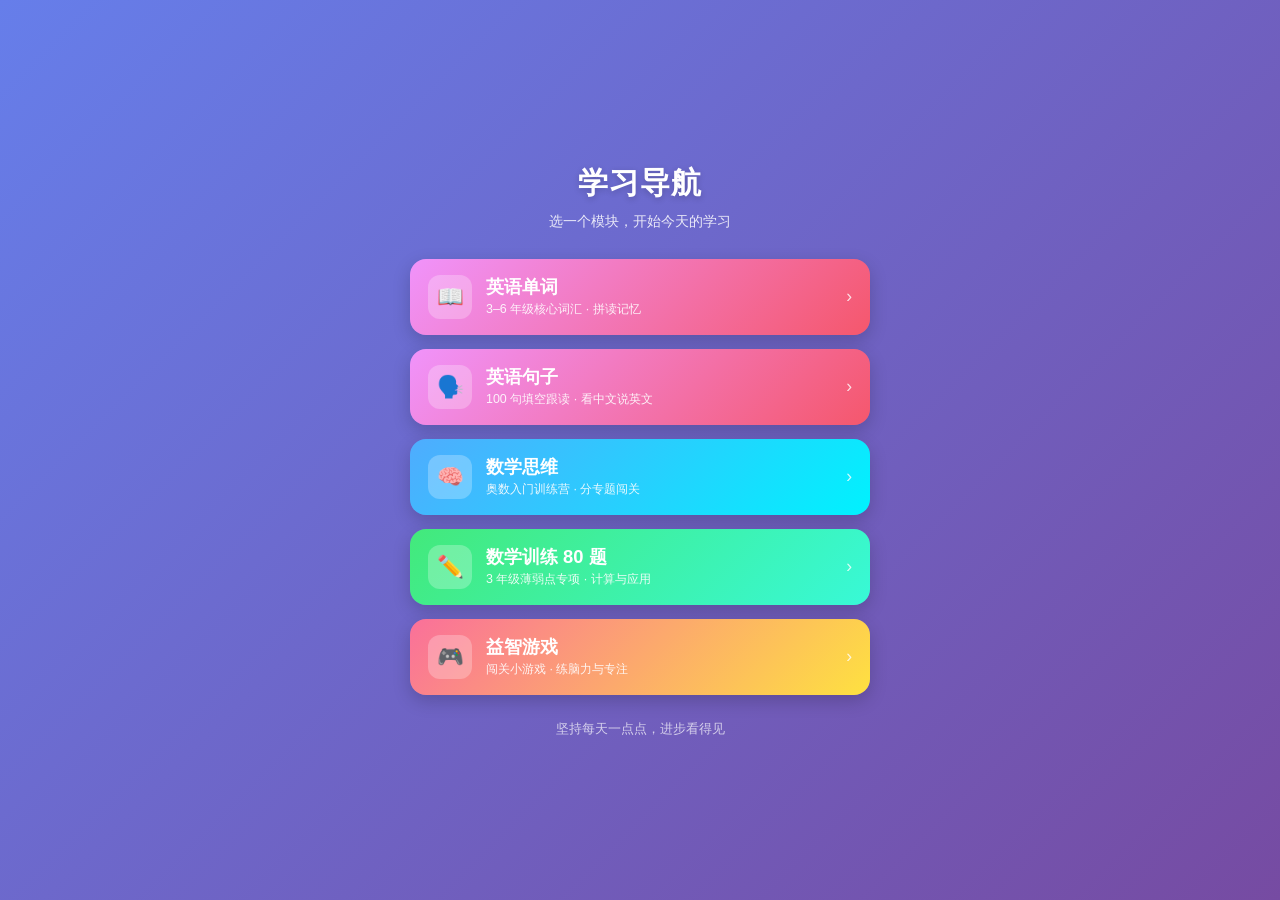
<file: index.html>
<!DOCTYPE html>
<html lang="zh-CN">
<head>
  <meta charset="UTF-8">
  <meta name="viewport" content="width=device-width, initial-scale=1.0">
  <meta name="description" content="小学学习导航：英语单词、英语句子跟读、数学思维、数学薄弱点训练、益智游戏。">
  <title>学习导航</title>
  <style>
    * {
      margin: 0;
      padding: 0;
      box-sizing: border-box;
    }

    body {
      min-height: 100vh;
      display: flex;
      align-items: center;
      justify-content: center;
      padding: 24px 16px;
      font-family: -apple-system, BlinkMacSystemFont, "Segoe UI", Roboto, "Helvetica Neue", Arial, sans-serif;
      background: linear-gradient(135deg, #667eea 0%, #764ba2 100%);
    }

    .container {
      width: 100%;
      max-width: 460px;
      text-align: center;
    }

    .title {
      color: #fff;
      font-size: 1.9rem;
      font-weight: 700;
      letter-spacing: 1px;
      text-shadow: 0 2px 6px rgba(0, 0, 0, 0.2);
    }

    .subtitle {
      margin-top: 8px;
      margin-bottom: 28px;
      color: rgba(255, 255, 255, 0.85);
      font-size: 0.9rem;
    }

    .buttons {
      display: flex;
      flex-direction: column;
      gap: 14px;
    }

    .btn {
      position: relative;
      display: flex;
      align-items: center;
      gap: 14px;
      padding: 16px 18px;
      color: #fff;
      text-decoration: none;
      border-radius: 16px;
      box-shadow: 0 6px 18px rgba(0, 0, 0, 0.18);
      transition: transform 0.2s ease, box-shadow 0.2s ease;
      text-align: left;
    }

    .btn:hover {
      transform: translateY(-3px);
      box-shadow: 0 10px 24px rgba(0, 0, 0, 0.25);
    }

    .btn:active {
      transform: translateY(0);
    }

    .btn-icon {
      flex: 0 0 44px;
      width: 44px;
      height: 44px;
      display: flex;
      align-items: center;
      justify-content: center;
      border-radius: 12px;
      background: rgba(255, 255, 255, 0.25);
      font-size: 1.35rem;
    }

    .btn-text {
      flex: 1;
      min-width: 0;
    }

    .btn-name {
      display: block;
      font-size: 1.15rem;
      font-weight: 600;
      line-height: 1.3;
    }

    .btn-desc {
      display: block;
      margin-top: 3px;
      font-size: 0.78rem;
      font-weight: 400;
      opacity: 0.9;
    }

    .btn-arrow {
      flex: 0 0 auto;
      font-size: 1.1rem;
      opacity: 0.8;
    }

    .btn-en {
      background: linear-gradient(135deg, #f093fb 0%, #f5576c 100%);
    }

    .btn-sx {
      background: linear-gradient(135deg, #4facfe 0%, #00f2fe 100%);
    }

    .btn-sx80 {
      background: linear-gradient(135deg, #43e97b 0%, #38f9d7 100%);
    }

    .btn-game {
      background: linear-gradient(135deg, #fa709a 0%, #fee140 100%);
    }

    .footer {
      margin-top: 26px;
      color: rgba(255, 255, 255, 0.7);
      font-size: 0.8rem;
    }

    @media (max-width: 380px) {
      .title { font-size: 1.6rem; }
      .btn { padding: 14px 14px; gap: 10px; }
      .btn-icon { flex-basis: 38px; width: 38px; height: 38px; font-size: 1.15rem; }
      .btn-name { font-size: 1.05rem; }
    }
  </style>
</head>
<body>
  <div class="container">
    <h1 class="title">学习导航</h1>
    <p class="subtitle">选一个模块，开始今天的学习</p>

    <div class="buttons">
      <a href="english/english-words.html" class="btn btn-en">
        <span class="btn-icon">📖</span>
        <span class="btn-text">
          <span class="btn-name">英语单词</span>
          <span class="btn-desc">3–6 年级核心词汇 · 拼读记忆</span>
        </span>
        <span class="btn-arrow">›</span>
      </a>

      <a href="english/english-sentences.html" class="btn btn-en">
        <span class="btn-icon">🗣️</span>
        <span class="btn-text">
          <span class="btn-name">英语句子</span>
          <span class="btn-desc">100 句填空跟读 · 看中文说英文</span>
        </span>
        <span class="btn-arrow">›</span>
      </a>

      <a href="math/math-thinking.html" class="btn btn-sx">
        <span class="btn-icon">🧠</span>
        <span class="btn-text">
          <span class="btn-name">数学思维</span>
          <span class="btn-desc">奥数入门训练营 · 分专题闯关</span>
        </span>
        <span class="btn-arrow">›</span>
      </a>

      <a href="math/math-weakpoints-80.html" class="btn btn-sx80">
        <span class="btn-icon">✏️</span>
        <span class="btn-text">
          <span class="btn-name">数学训练 80 题</span>
          <span class="btn-desc">3 年级薄弱点专项 · 计算与应用</span>
        </span>
        <span class="btn-arrow">›</span>
      </a>

      <a href="game/puzzle-games.html" class="btn btn-game">
        <span class="btn-icon">🎮</span>
        <span class="btn-text">
          <span class="btn-name">益智游戏</span>
          <span class="btn-desc">闯关小游戏 · 练脑力与专注</span>
        </span>
        <span class="btn-arrow">›</span>
      </a>
    </div>

    <p class="footer">坚持每天一点点，进步看得见</p>
  </div>
</body>
</html>
</file>
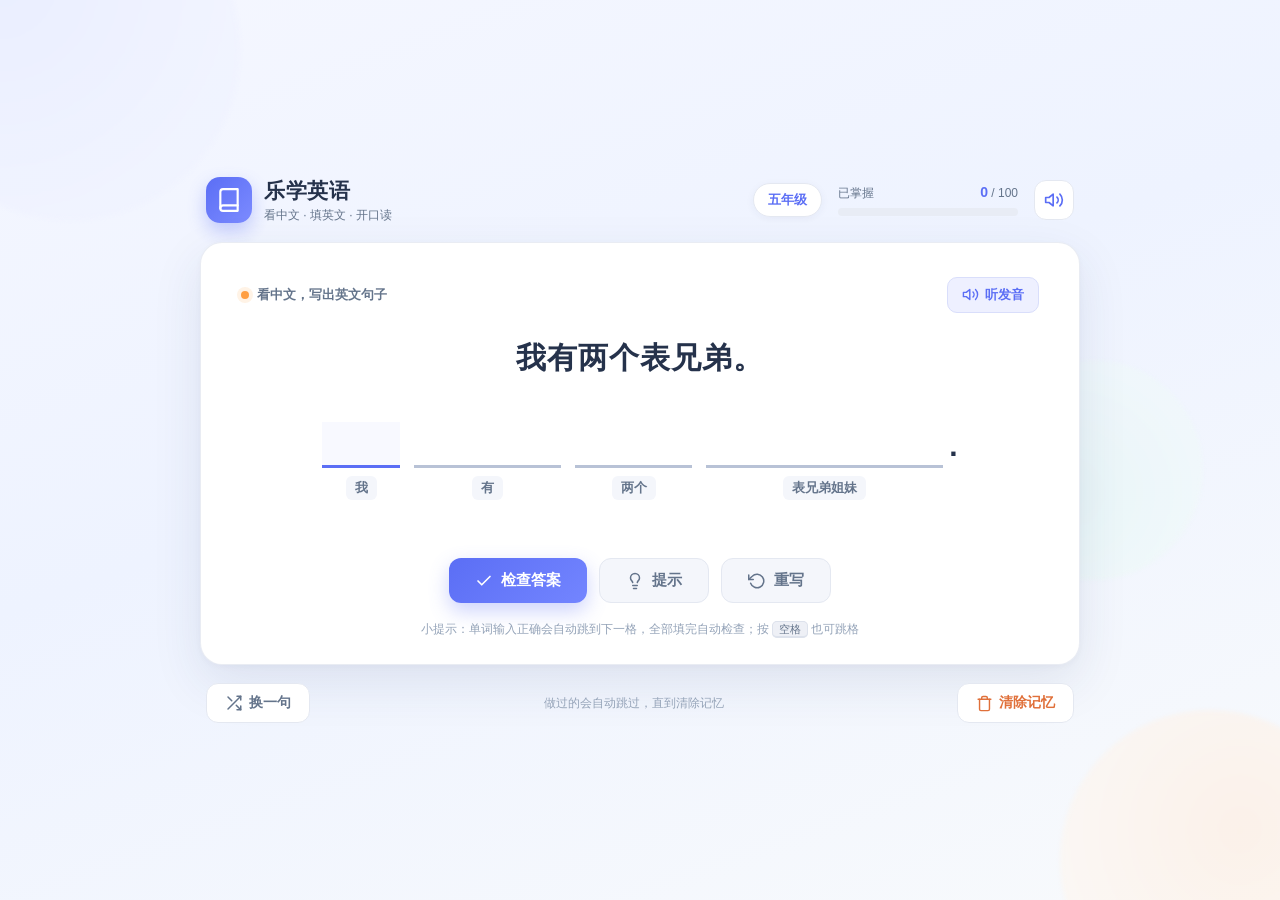
<file: english/english-sentences.html>
<!DOCTYPE html>
<html lang="zh-CN">
<head>
  <meta charset="UTF-8" />
  <meta name="viewport" content="width=device-width, initial-scale=1.0" />
  <meta name="description" content="小学英语跟读填空练习，覆盖三到六年级共100个句子。" />
  <title>乐学英语 · 句子填空跟读</title>
  <link rel="stylesheet" href="style.css" />
</head>
<body>
  <!-- 背景装饰 -->
  <div class="bg-decor" aria-hidden="true">
    <span class="blob blob-1"></span>
    <span class="blob blob-2"></span>
    <span class="blob blob-3"></span>
  </div>

  <div class="app">
    <!-- 顶部栏 -->
    <header class="topbar">
      <div class="brand">
        <div class="brand-logo" aria-hidden="true">
          <svg viewBox="0 0 24 24" width="26" height="26" fill="none" stroke="currentColor" stroke-width="2" stroke-linecap="round" stroke-linejoin="round">
            <path d="M4 19.5A2.5 2.5 0 0 1 6.5 17H20"></path>
            <path d="M6.5 2H20v20H6.5A2.5 2.5 0 0 1 4 19.5v-15A2.5 2.5 0 0 1 6.5 2z"></path>
          </svg>
        </div>
        <div class="brand-text">
          <h1>乐学英语</h1>
          <p>看中文 · 填英文 · 开口读</p>
        </div>
      </div>

      <div class="topbar-right">
        <span class="grade-badge" id="gradeBadge">三年级</span>
        <div class="progress-wrap">
          <div class="progress-meta">
            <span>已掌握</span>
            <span><strong id="currentNum">0</strong> / <span id="totalNum">100</span></span>
          </div>
          <div class="progress-track" role="progressbar" aria-label="学习进度" aria-valuemin="0" aria-valuemax="100" aria-valuenow="1" id="progressTrack">
            <div class="progress-fill" id="progressFill"></div>
          </div>
        </div>
        <button class="icon-btn" id="soundToggle" type="button" aria-label="关闭音效" title="音效开关">
          <svg class="icon-sound-on" viewBox="0 0 24 24" width="20" height="20" fill="none" stroke="currentColor" stroke-width="2" stroke-linecap="round" stroke-linejoin="round">
            <polygon points="11 5 6 9 2 9 2 15 6 15 11 19 11 5"></polygon>
            <path d="M15.54 8.46a5 5 0 0 1 0 7.07"></path>
            <path d="M19.07 4.93a10 10 0 0 1 0 14.14"></path>
          </svg>
          <svg class="icon-sound-off" viewBox="0 0 24 24" width="20" height="20" fill="none" stroke="currentColor" stroke-width="2" stroke-linecap="round" stroke-linejoin="round" style="display:none">
            <polygon points="11 5 6 9 2 9 2 15 6 15 11 19 11 5"></polygon>
            <line x1="23" y1="9" x2="17" y2="15"></line>
            <line x1="17" y1="9" x2="23" y2="15"></line>
          </svg>
        </button>
      </div>
    </header>

    <!-- 主内容 -->
    <main class="main">
      <section class="card" aria-labelledby="chineseSentence">
        <div class="card-top">
          <span class="step-label"><span class="step-dot"></span> 看中文，写出英文句子</span>
          <button class="speak-btn" id="speakBtn" type="button" title="听完整句子发音">
            <svg viewBox="0 0 24 24" width="17" height="17" fill="none" stroke="currentColor" stroke-width="2" stroke-linecap="round" stroke-linejoin="round">
              <polygon points="11 5 6 9 2 9 2 15 6 15 11 19 11 5"></polygon>
              <path d="M15.54 8.46a5 5 0 0 1 0 7.07"></path>
              <path d="M19.07 4.93a10 10 0 0 1 0 14.14"></path>
            </svg>
            听发音
          </button>
        </div>

        <h2 class="chinese-sentence" id="chineseSentence">你好吗？</h2>

        <div class="input-area" id="inputArea" role="group" aria-label="英文单词填空"></div>

        <div class="feedback" id="feedback" role="status" aria-live="polite"></div>

        <div class="actions">
          <button class="btn btn-primary" id="checkBtn" type="button">
            <svg viewBox="0 0 24 24" width="18" height="18" fill="none" stroke="currentColor" stroke-width="2.2" stroke-linecap="round" stroke-linejoin="round"><polyline points="20 6 9 17 4 12"></polyline></svg>
            检查答案
          </button>
          <button class="btn btn-ghost" id="hintBtn" type="button">
            <svg viewBox="0 0 24 24" width="18" height="18" fill="none" stroke="currentColor" stroke-width="2" stroke-linecap="round" stroke-linejoin="round"><path d="M9 18h6"></path><path d="M10 22h4"></path><path d="M15.09 14c.18-.98.65-1.74 1.41-2.5A4.65 4.65 0 0 0 18 8 6 6 0 0 0 6 8c0 1 .23 2.23 1.5 3.5A4.61 4.61 0 0 1 8.91 14"></path></svg>
            提示
          </button>
          <button class="btn btn-ghost" id="resetBtn" type="button">
            <svg viewBox="0 0 24 24" width="18" height="18" fill="none" stroke="currentColor" stroke-width="2" stroke-linecap="round" stroke-linejoin="round"><polyline points="1 4 1 10 7 10"></polyline><path d="M3.51 15a9 9 0 1 0 2.13-9.36L1 10"></path></svg>
            重写
          </button>
        </div>

        <p class="tip">小提示：单词输入正确会自动跳到下一格，全部填完自动检查；按 <kbd>空格</kbd> 也可跳格</p>
      </section>
    </main>

    <!-- 底部导航 -->
    <footer class="bottombar">
      <button class="nav-btn" id="shuffleBtn" type="button" title="随机换一句未做过的句子">
        <svg viewBox="0 0 24 24" width="18" height="18" fill="none" stroke="currentColor" stroke-width="2" stroke-linecap="round" stroke-linejoin="round"><polyline points="16 3 21 3 21 8"></polyline><line x1="4" y1="20" x2="21" y2="3"></line><polyline points="21 16 21 21 16 21"></polyline><line x1="15" y1="15" x2="21" y2="21"></line><line x1="4" y1="4" x2="9" y2="9"></line></svg>
        换一句
      </button>
      <span class="memory-hint">做过的会自动跳过，直到清除记忆</span>
      <button class="nav-btn nav-clear" id="clearBtn" type="button" title="清除已做记录，重新开始随机练习">
        <svg viewBox="0 0 24 24" width="17" height="17" fill="none" stroke="currentColor" stroke-width="2" stroke-linecap="round" stroke-linejoin="round"><polyline points="3 6 5 6 21 6"></polyline><path d="M19 6v14a2 2 0 0 1-2 2H7a2 2 0 0 1-2-2V6m3 0V4a2 2 0 0 1 2-2h4a2 2 0 0 1 2 2v2"></path></svg>
        清除记忆
      </button>
    </footer>
  </div>

  <!-- 完成弹层 -->
  <div class="modal-mask" id="modalMask" hidden>
    <div class="modal" role="dialog" aria-modal="true" aria-labelledby="modalTitle">
      <div class="modal-emoji" aria-hidden="true">🏆</div>
      <h2 id="modalTitle">太棒了，全部完成！</h2>
      <p>你已经完成了全部 100 个句子的练习，英语棒棒哒！</p>
      <div class="modal-actions">
        <button class="btn btn-ghost" id="modalClose" type="button">继续练习</button>
        <button class="btn btn-primary" id="modalRestart" type="button">从头再来</button>
      </div>
    </div>
  </div>

  <script src="data.js"></script>
  <script src="script.js"></script>
</body>
</html>
</file>
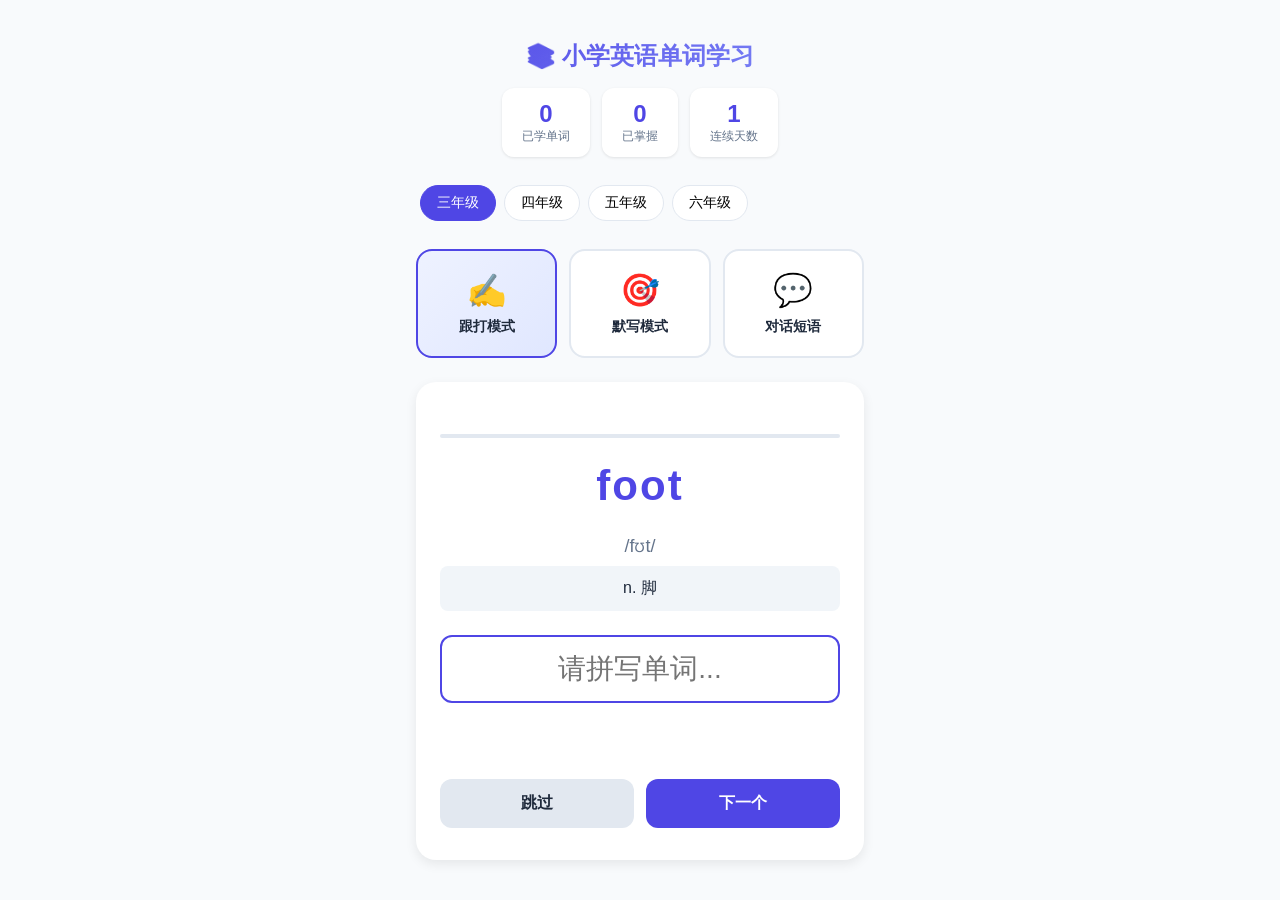
<file: english/english-words.html>
<!DOCTYPE html>
<html lang="zh-CN">
<head>
  <meta charset="UTF-8">
  <meta name="viewport" content="width=device-width, initial-scale=1.0, user-scalable=no">
  <title>小学3-6年级英语单词学习</title>
  <style>
    * { margin: 0; padding: 0; box-sizing: border-box; }
    
    :root {
      --primary: #4F46E5;
      --primary-light: #818CF8;
      --success: #10B981;
      --warning: #F59E0B;
      --danger: #EF4444;
      --bg: #F8FAFC;
      --card: #FFFFFF;
      --text: #1E293B;
      --text-light: #64748B;
      --border: #E2E8F0;
    }
    
    body {
      font-family: -apple-system, BlinkMacSystemFont, 'Segoe UI', Roboto, sans-serif;
      background: var(--bg);
      color: var(--text);
      min-height: 100vh;
      overflow-x: hidden;
    }
    
    .container {
      max-width: 480px;
      margin: 0 auto;
      padding: 16px;
    }
    
    .header {
      text-align: center;
      padding: 24px 0;
    }
    
    .header h1 {
      font-size: 24px;
      background: linear-gradient(135deg, var(--primary), var(--primary-light));
      -webkit-background-clip: text;
      -webkit-text-fill-color: transparent;
      background-clip: text;
    }
    
    .stats-bar {
      display: flex;
      gap: 12px;
      justify-content: center;
      margin-top: 16px;
      flex-wrap: wrap;
    }
    
    .stat-item {
      background: var(--card);
      padding: 12px 20px;
      border-radius: 12px;
      box-shadow: 0 1px 3px rgba(0,0,0,0.1);
      text-align: center;
    }
    
    .stat-num {
      font-size: 24px;
      font-weight: 700;
      color: var(--primary);
    }
    
    .stat-label {
      font-size: 12px;
      color: var(--text-light);
    }
    
    .mode-selector {
      display: grid;
      grid-template-columns: repeat(3, 1fr);
      gap: 12px;
      margin: 24px 0;
    }
    
    .mode-btn {
      background: var(--card);
      border: 2px solid var(--border);
      border-radius: 16px;
      padding: 20px 12px;
      text-align: center;
      cursor: pointer;
      transition: all 0.2s;
    }
    
    .mode-btn:hover, .mode-btn.active {
      border-color: var(--primary);
      background: linear-gradient(135deg, #EEF2FF, #E0E7FF);
    }
    
    .mode-icon {
      font-size: 32px;
      display: block;
      margin-bottom: 8px;
    }
    
    .mode-name {
      font-size: 14px;
      font-weight: 600;
      color: var(--text);
    }
    
    .grade-selector {
      display: flex;
      gap: 8px;
      margin-bottom: 20px;
      overflow-x: auto;
      padding: 4px;
    }
    
    .grade-btn {
      flex-shrink: 0;
      padding: 8px 16px;
      border-radius: 20px;
      border: 1px solid var(--border);
      background: var(--card);
      font-size: 14px;
      cursor: pointer;
      transition: all 0.2s;
    }
    
    .grade-btn.active {
      background: var(--primary);
      color: white;
      border-color: var(--primary);
    }
    
    /* 跟打模式 */
    .practice-card {
      background: var(--card);
      border-radius: 20px;
      padding: 32px 24px;
      box-shadow: 0 4px 12px rgba(0,0,0,0.08);
      text-align: center;
    }
    
    .word-display {
      font-size: 42px;
      font-weight: 700;
      color: var(--primary);
      margin: 24px 0;
      letter-spacing: 2px;
    }
    
    .phonetic {
      font-size: 18px;
      color: var(--text-light);
      margin-bottom: 8px;
    }
    
    .meaning {
      font-size: 16px;
      color: var(--text);
      margin-bottom: 24px;
      padding: 12px;
      background: #F1F5F9;
      border-radius: 8px;
    }
    
    .input-area {
      margin: 24px 0;
    }
    
    .word-input {
      width: 100%;
      font-size: 28px;
      text-align: center;
      padding: 16px;
      border: 2px solid var(--border);
      border-radius: 12px;
      outline: none;
      transition: border-color 0.2s;
    }
    
    .word-input:focus {
      border-color: var(--primary);
    }
    
    .word-input.correct {
      border-color: var(--success);
      background: #ECFDF5;
    }
    
    .word-input.wrong {
      border-color: var(--danger);
      background: #FEF2F2;
    }
    
    .feedback {
      font-size: 18px;
      font-weight: 600;
      margin: 16px 0;
      min-height: 28px;
    }
    
    .feedback.correct { color: var(--success); }
    .feedback.wrong { color: var(--danger); }
    
    .nav-buttons {
      display: flex;
      gap: 12px;
      margin-top: 24px;
    }
    
    .btn {
      flex: 1;
      padding: 14px 24px;
      border-radius: 12px;
      border: none;
      font-size: 16px;
      font-weight: 600;
      cursor: pointer;
      transition: all 0.2s;
    }
    
    .btn-primary {
      background: var(--primary);
      color: white;
    }
    
    .btn-secondary {
      background: var(--border);
      color: var(--text);
    }
    
    .btn-success {
      background: var(--success);
      color: white;
    }
    
    /* 默写模式 */
    .dictation-hint {
      font-size: 16px;
      color: var(--text-light);
      margin-bottom: 16px;
    }
    
    /* 对话短语 */
    .phrase-list {
      display: grid;
      gap: 12px;
    }
    
    .phrase-item {
      background: var(--card);
      border-radius: 12px;
      padding: 16px;
      box-shadow: 0 1px 3px rgba(0,0,0,0.1);
    }
    
    .phrase-en {
      font-size: 18px;
      font-weight: 600;
      color: var(--primary);
      margin-bottom: 8px;
    }
    
    .phrase-cn {
      font-size: 14px;
      color: var(--text-light);
    }
    
    .progress-bar {
      height: 4px;
      background: var(--border);
      border-radius: 2px;
      margin: 20px 0;
      overflow: hidden;
    }
    
    .progress-fill {
      height: 100%;
      background: linear-gradient(90deg, var(--primary), var(--primary-light));
      transition: width 0.3s;
    }
    
    .hidden { display: none; }
    
    /* 动画 */
    @keyframes bounce {
      0%, 100% { transform: scale(1); }
      50% { transform: scale(1.1); }
    }
    
    .bounce { animation: bounce 0.3s ease; }
    
    /* 星星动画 */
    @keyframes starPop {
      0% { transform: scale(0) rotate(0deg); opacity: 0; }
      50% { transform: scale(1.2) rotate(180deg); opacity: 1; }
      100% { transform: scale(1) rotate(360deg); opacity: 1; }
    }
    
    .star-pop { animation: starPop 0.5s ease; }
    
    .result-summary {
      text-align: center;
      padding: 40px 24px;
    }
    
    .result-score {
      font-size: 64px;
      font-weight: 700;
      color: var(--primary);
    }
    
    .result-label {
      font-size: 18px;
      color: var(--text-light);
      margin-top: 8px;
    }
    
    .correct-icon { color: var(--success); }
    .wrong-icon { color: var(--danger); }
  </style>
</head>
<body>
  <div class="container">
    <div class="header">
      <h1>📚 小学英语单词学习</h1>
      <div class="stats-bar">
        <div class="stat-item">
          <div class="stat-num" id="totalLearned">0</div>
          <div class="stat-label">已学单词</div>
        </div>
        <div class="stat-item">
          <div class="stat-num" id="totalMastered">0</div>
          <div class="stat-label">已掌握</div>
        </div>
        <div class="stat-item">
          <div class="stat-num" id="streakDays">0</div>
          <div class="stat-label">连续天数</div>
        </div>
      </div>
    </div>
    
    <div class="grade-selector">
      <button class="grade-btn active" data-grade="3">三年级</button>
      <button class="grade-btn" data-grade="4">四年级</button>
      <button class="grade-btn" data-grade="5">五年级</button>
      <button class="grade-btn" data-grade="6">六年级</button>
    </div>
    
    <div class="mode-selector">
      <div class="mode-btn active" data-mode="follow">
        <span class="mode-icon">✍️</span>
        <span class="mode-name">跟打模式</span>
      </div>
      <div class="mode-btn" data-mode="dictation">
        <span class="mode-icon">🎯</span>
        <span class="mode-name">默写模式</span>
      </div>
      <div class="mode-btn" data-mode="phrase">
        <span class="mode-icon">💬</span>
        <span class="mode-name">对话短语</span>
      </div>
    </div>
    
    <!-- 跟打模式 -->
    <div id="followMode" class="practice-card">
      <div class="progress-bar">
        <div class="progress-fill" id="followProgress" style="width: 0%"></div>
      </div>
      <div class="word-display" id="followWord">apple</div>
      <div class="phonetic" id="followPhonetic">/ˈæp.əl/</div>
      <div class="meaning" id="followMeaning">n. 苹果</div>
      <div class="input-area">
        <input type="text" class="word-input" id="followInput" placeholder="请拼写单词..." autocomplete="off">
      </div>
      <div class="feedback" id="followFeedback"></div>
      <div class="nav-buttons">
        <button class="btn btn-secondary" id="followSkip">跳过</button>
        <button class="btn btn-primary" id="followNext">下一个</button>
      </div>
    </div>
    
    <!-- 默写模式 -->
    <div id="dictationMode" class="practice-card hidden">
      <div class="progress-bar">
        <div class="progress-fill" id="dictationProgress" style="width: 0%"></div>
      </div>
      <div class="dictation-hint" id="dictationHint">提示：请根据中文释义拼写英文单词</div>
      <div class="meaning" id="dictationMeaning" style="font-size: 24px; margin: 24px 0;">n. 苹果</div>
      <div class="input-area">
        <input type="text" class="word-input" id="dictationInput" placeholder="请输入英文单词..." autocomplete="off">
      </div>
      <div class="feedback" id="dictationFeedback"></div>
      <div class="nav-buttons">
        <button class="btn btn-secondary" id="dictationSkip">跳过</button>
        <button class="btn btn-primary" id="dictationNext">下一个</button>
      </div>
    </div>
    
    <!-- 对话短语模式 -->
    <div id="phraseMode" class="hidden">
      <div class="grade-selector" style="margin-top: 20px;">
        <button class="grade-btn active" data-phrase-type="daily">日常对话</button>
        <button class="grade-btn" data-phrase-type="school">校园生活</button>
        <button class="grade-btn" data-phrase-type="family">家庭朋友</button>
        <button class="grade-btn" data-phrase-type="time">时间活动</button>
      </div>
      <div class="phrase-list" id="phraseList"></div>
    </div>
    
    <!-- 结果页 -->
    <div id="resultPage" class="practice-card hidden">
      <div class="result-summary">
        <div class="result-score" id="resultScore">0%</div>
        <div class="result-label">正确率</div>
        <div style="margin: 24px 0; color: var(--text-light);">
          正确 <span id="correctCount" class="correct-icon">0</span> 个 | 
          错误 <span id="wrongCount" class="wrong-icon">0</span> 个
        </div>
      </div>
      <div class="nav-buttons">
        <button class="btn btn-secondary" id="resultReview">复习错词</button>
        <button class="btn btn-success" id="resultContinue">继续学习</button>
      </div>
    </div>
  </div>
  
  <script>
    // 词汇数据库 - 小学3-6年级核心词汇
    const vocabulary = {
      3: [
        { word: "apple", phonetic: "/ˈæp.əl/", meaning: "n. 苹果" },
        { word: "banana", phonetic: "/bəˈnɑː.nə/", meaning: "n. 香蕉" },
        { word: "orange", phonetic: "/ˈɒr.ɪndʒ/", meaning: "n. 橙子；橙色" },
        { word: "grape", phonetic: "/ɡreɪp/", meaning: "n. 葡萄" },
        { word: "watermelon", phonetic: "/ˈwɔː.tə.mel.ən/", meaning: "n. 西瓜" },
        { word: "cat", phonetic: "/kæt/", meaning: "n. 猫" },
        { word: "dog", phonetic: "/dɒɡ/", meaning: "n. 狗" },
        { word: "fish", phonetic: "/fɪʃ/", meaning: "n. 鱼" },
        { word: "bird", phonetic: "/bɜːd/", meaning: "n. 鸟" },
        { word: "rabbit", phonetic: "/ˈræb.ɪt/", meaning: "n. 兔子" },
        { word: "panda", phonetic: "/ˈpæn.də/", meaning: "n. 熊猫" },
        { word: "monkey", phonetic: "/ˈmʌŋ.ki/", meaning: "n. 猴子" },
        { word: "elephant", phonetic: "/ˈel.ɪ.fənt/", meaning: "n. 大象" },
        { word: "tiger", phonetic: "/ˈtaɪ.ɡər/", meaning: "n. 老虎" },
        { word: "lion", phonetic: "/ˈlaɪ.ən/", meaning: "n. 狮子" },
        { word: "red", phonetic: "/red/", meaning: "adj. 红色的" },
        { word: "blue", phonetic: "/bluː/", meaning: "adj. 蓝色的" },
        { word: "yellow", phonetic: "/ˈjel.əʊ/", meaning: "adj. 黄色的" },
        { word: "green", phonetic: "/ɡriːn/", meaning: "adj. 绿色的" },
        { word: "white", phonetic: "/waɪt/", meaning: "adj. 白色的" },
        { word: "black", phonetic: "/blæk/", meaning: "adj. 黑色的" },
        { word: "one", phonetic: "/wʌn/", meaning: "num. 一" },
        { word: "two", phonetic: "/tuː/", meaning: "num. 二" },
        { word: "three", phonetic: "/θriː/", meaning: "num. 三" },
        { word: "four", phonetic: "/fɔː/", meaning: "num. 四" },
        { word: "five", phonetic: "/faɪv/", meaning: "num. 五" },
        { word: "six", phonetic: "/sɪks/", meaning: "num. 六" },
        { word: "seven", phonetic: "/ˈsev.ən/", meaning: "num. 七" },
        { word: "eight", phonetic: "/eɪt/", meaning: "num. 八" },
        { word: "nine", phonetic: "/naɪn/", meaning: "num. 九" },
        { word: "ten", phonetic: "/ten/", meaning: "num. 十" },
        { word: "book", phonetic: "/bʊk/", meaning: "n. 书" },
        { word: "pen", phonetic: "/pen/", meaning: "n. 钢笔" },
        { word: "pencil", phonetic: "/ˈpen.sɪl/", meaning: "n. 铅笔" },
        { word: "ruler", phonetic: "/ˈruː.lər/", meaning: "n. 尺子" },
        { word: "bag", phonetic: "/bæɡ/", meaning: "n. 书包" },
        { word: "mum", phonetic: "/mʌm/", meaning: "n. 妈妈" },
        { word: "dad", phonetic: "/dæd/", meaning: "n. 爸爸" },
        { word: "boy", phonetic: "/bɔɪ/", meaning: "n. 男孩" },
        { word: "girl", phonetic: "/ɡɜːl/", meaning: "n. 女孩" },
        { word: "hand", phonetic: "/hænd/", meaning: "n. 手" },
        { word: "head", phonetic: "/hed/", meaning: "n. 头" },
        { word: "eye", phonetic: "/aɪ/", meaning: "n. 眼睛" },
        { word: "nose", phonetic: "/nəʊz/", meaning: "n. 鼻子" },
        { word: "mouth", phonetic: "/maʊθ/", meaning: "n. 嘴巴" },
        { word: "ear", phonetic: "/ɪər/", meaning: "n. 耳朵" },
        { word: "leg", phonetic: "/leɡ/", meaning: "n. 腿" },
        { word: "foot", phonetic: "/fʊt/", meaning: "n. 脚" },
        { word: "cake", phonetic: "/keɪk/", meaning: "n. 蛋糕" },
        { word: "bread", phonetic: "/bred/", meaning: "n. 面包" },
        { word: "rice", phonetic: "/raɪs/", meaning: "n. 米饭" },
        { word: "egg", phonetic: "/eɡ/", meaning: "n. 鸡蛋" }
      ],
      4: [
        { word: "breakfast", phonetic: "/ˈbrek.fəst/", meaning: "n. 早餐" },
        { word: "lunch", phonetic: "/lʌntʃ/", meaning: "n. 午餐" },
        { word: "dinner", phonetic: "/ˈdɪn.ər/", meaning: "n. 晚餐" },
        { word: "supper", phonetic: "/ˈsʌp.ər/", meaning: "n. 晚饭" },
        { word: "beef", phonetic: "/biːf/", meaning: "n. 牛肉" },
        { word: "chicken", phonetic: "/ˈtʃɪk.ɪn/", meaning: "n. 鸡肉" },
        { word: "noodles", phonetic: "/ˈnuː.dəlz/", meaning: "n. 面条" },
        { word: "soup", phonetic: "/suːp/", meaning: "n. 汤" },
        { word: "fork", phonetic: "/fɔːk/", meaning: "n. 叉子" },
        { word: "spoon", phonetic: "/spuːn/", meaning: "n. 勺子" },
        { word: "knife", phonetic: "/naɪf/", meaning: "n. 刀" },
        { word: "plate", phonetic: "/pleɪt/", meaning: "n. 盘子" },
        { word: "table", phonetic: "/ˈteɪ.bəl/", meaning: "n. 桌子" },
        { word: "chair", phonetic: "/tʃeər/", meaning: "n. 椅子" },
        { word: "bed", phonetic: "/bed/", meaning: "n. 床" },
        { word: "sofa", phonetic: "/ˈsoʊ.fə/", meaning: "n. 沙发" },
        { word: "telephone", phonetic: "/ˈtel.ɪ.fəʊn/", meaning: "n. 电话" },
        { word: "computer", phonetic: "/kəmˈpjuː.tər/", meaning: "n. 电脑" },
        { word: "photo", phonetic: "/ˈfəʊ.təʊ/", meaning: "n. 照片" },
        { word: "fridge", phonetic: "/frɪdʒ/", meaning: "n. 冰箱" },
        { word: "bedroom", phonetic: "/ˈbed.ruːm/", meaning: "n. 卧室" },
        { word: "kitchen", phonetic: "/ˈkɪtʃ.ɪn/", meaning: "n. 厨房" },
        { word: "bathroom", phonetic: "/ˈbɑːθ.ruːm/", meaning: "n. 浴室" },
        { word: "living room", phonetic: "/ˈlɪv.ɪŋ ruːm/", meaning: "n. 客厅" },
        { word: "schoolbag", phonetic: "/ˈskuːl.bæɡ/", meaning: "n. 书包" },
        { word: "notebook", phonetic: "/ˈnəʊt.bʊk/", meaning: "n. 笔记本" },
        { word: "storybook", phonetic: "/ˈstɔː.boʊk/", meaning: "n. 故事书" },
        { word: "key", phonetic: "/kiː/", meaning: "n. 钥匙" },
        { word: "window", phonetic: "/ˈwɪn.dəʊ/", meaning: "n. 窗户" },
        { word: "door", phonetic: "/dɔː/", meaning: "n. 门" },
        { word: "wall", phonetic: "/wɔːl/", meaning: "n. 墙" },
        { word: "fan", phonetic: "/fæn/", meaning: "n. 风扇" },
        { word: "light", phonetic: "/laɪt/", meaning: "n. 灯" },
        { word: "TV", phonetic: "/tiː ˈviː/", meaning: "n. 电视" },
        { word: "desk", phonetic: "/desk/", meaning: "n. 书桌" },
        { word: "teacher", phonetic: "/ˈtiː.tʃər/", meaning: "n. 老师" },
        { word: "student", phonetic: "/ˈstjuː.dənt/", meaning: "n. 学生" },
        { word: "classmate", phonetic: "/ˈklæs.meɪt/", meaning: "n. 同学" },
        { word: "friend", phonetic: "/frend/", meaning: "n. 朋友" },
        { word: "baby", phonetic: "/ˈbeɪ.bi/", meaning: "n. 婴儿" },
        { word: "cousin", phonetic: "/ˈkʌz.ən/", meaning: "n. 表兄/表弟" },
        { word: "uncle", phonetic: "/ˈʌŋ.kəl/", meaning: "n. 叔叔/舅舅" },
        { word: "aunt", phonetic: "/ɑːnt/", meaning: "n. 阿姨/姑姑" },
        { word: "doctor", phonetic: "/ˈdɒk.tər/", meaning: "n. 医生" },
        { word: "driver", phonetic: "/ˈdraɪ.vər/", meaning: "n. 司机" },
        { word: "nurse", phonetic: "/nɜːs/", meaning: "n. 护士" },
        { word: "farmer", phonetic: "/ˈfɑː.mər/", meaning: "n. 农民" },
        { word: "cook", phonetic: "/kʊk/", meaning: "n. 厨师" },
        { word: "driver", phonetic: "/ˈdraɪ.vər/", meaning: "n. 司机" },
        { word: "sunny", phonetic: "/ˈsʌn.i/", meaning: "adj. 晴朗的" },
        { word: "cloudy", phonetic: "/ˈklaʊ.di/", meaning: "adj. 多云的" },
        { word: "windy", phonetic: "/ˈwɪn.di/", meaning: "adj. 有风的" },
        { word: "rainy", phonetic: "/ˈreɪ.ni/", meaning: "adj. 下雨的" }
      ],
      5: [
        { word: "Monday", phonetic: "/ˈmʌn.deɪ/", meaning: "n. 星期一" },
        { word: "Tuesday", phonetic: "/ˈtuːz.deɪ/", meaning: "n. 星期二" },
        { word: "Wednesday", phonetic: "/ˈwenz.deɪ/", meaning: "n. 星期三" },
        { word: "Thursday", phonetic: "/ˈθɜːz.deɪ/", meaning: "n. 星期四" },
        { word: "Friday", phonetic: "/ˈfraɪ.deɪ/", meaning: "n. 星期五" },
        { word: "Saturday", phonetic: "/ˈsæt.ə.deɪ/", meaning: "n. 星期六" },
        { word: "Sunday", phonetic: "/ˈsʌn.deɪ/", meaning: "n. 星期日" },
        { word: "January", phonetic: "/ˈdʒæn.ju.ər.i/", meaning: "n. 一月" },
        { word: "February", phonetic: "/ˈfeb.ru.ər.i/", meaning: "n. 二月" },
        { word: "March", phonetic: "/mɑːtʃ/", meaning: "n. 三月" },
        { word: "April", phonetic: "/ˈeɪ.prəl/", meaning: "n. 四月" },
        { word: "May", phonetic: "/meɪ/", meaning: "n. 五月" },
        { word: "June", phonetic: "/dʒuːn/", meaning: "n. 六月" },
        { word: "July", phonetic: "/dʒuˈlaɪ/", meaning: "n. 七月" },
        { word: "August", phonetic: "/ˈɔː.ɡəst/", meaning: "n. 八月" },
        { word: "September", phonetic: "/sepˈtem.bər/", meaning: "n. 九月" },
        { word: "October", phonetic: "/ɒkˈtəʊ.bər/", meaning: "n. 十月" },
        { word: "November", phonetic: "/nəʊˈvem.bər/", meaning: "n. 十一月" },
        { word: "December", phonetic: "/dɪˈsem.bər/", meaning: "n. 十二月" },
        { word: "breakfast", phonetic: "/ˈbrek.fəst/", meaning: "n. 早餐" },
        { word: "lunch", phonetic: "/lʌntʃ/", meaning: "n. 午餐" },
        { word: "dinner", phonetic: "/ˈdɪn.ər/", meaning: "n. 晚餐" },
        { word: "break", phonetic: "/breɪk/", meaning: "n. 休息" },
        { word: "breakfast time", phonetic: "/ˈbrek.fəst taɪm/", meaning: "早餐时间" },
        { word: "break time", phonetic: "/breɪk taɪm/", meaning: "休息时间" },
        { word: "break", phonetic: "/breɪk/", meaning: "n./v. 打破；休息" },
        { word: "get up", phonetic: "/ˈɡet ʌp/", meaning: "v. 起床" },
        { word: "go to school", phonetic: "/ɡəʊ tuː skuːl/", meaning: "去学校" },
        { word: "have lunch", phonetic: "/hæv lʌntʃ/", meaning: "吃午餐" },
        { word: "go home", phonetic: "/ɡəʊ həʊm/", meaning: "回家" },
        { word: "go to bed", phonetic: "/ɡəʊ tuː bed/", meaning: "上床睡觉" },
        { word: "wake up", phonetic: "/weɪk ʌp/", meaning: "v. 醒来" },
        { word: "wash face", phonetic: "/wɒʃ feɪs/", meaning: "洗脸" },
        { word: "brush teeth", phonetic: "/brʌʃ tiːθ/", meaning: "刷牙" },
        { word: "clean room", phonetic: "/kliːn ruːm/", meaning: "打扫房间" },
        { word: "do homework", phonetic: "/duː ˈhəʊm.wɜːk/", meaning: "做作业" },
        { word: "read book", phonetic: "/riːd bʊk/", meaning: "读书" },
        { word: "play games", phonetic: "/pleɪ ɡeɪmz/", meaning: "玩游戏" },
        { word: "go shopping", phonetic: "/ɡəʊ ˈʃɒp.ɪŋ/", meaning: "去购物" },
        { word: "play football", phonetic: "/pleɪ ˈfʊt.bɔːl/", meaning: "踢足球" },
        { word: "play basketball", phonetic: "/pleɪ ˈbɑː.skɪt.bɔːl/", meaning: "打篮球" },
        { word: "swim", phonetic: "/swɪm/", meaning: "v. 游泳" },
        { word: "run", phonetic: "/rʌn/", meaning: "v. 跑" },
        { word: "jump", phonetic: "/dʒʌmp/", meaning: "v. 跳" },
        { word: "walk", phonetic: "/wɔːk/", meaning: "v. 走路" },
        { word: "fly", phonetic: "/flaɪ/", meaning: "v. 飞" },
        { word: "eat", phonetic: "/iːt/", meaning: "v. 吃" },
        { word: "drink", phonetic: "/drɪŋk/", meaning: "v. 喝" },
        { word: "sleep", phonetic: "/sliːp/", meaning: "v. 睡觉" },
        { word: "study", phonetic: "/ˈstʌd.i/", meaning: "v. 学习" },
        { word: "write", phonetic: "/raɪt/", meaning: "v. 写" }
      ],
      6: [
        { word: "museum", phonetic: "/mjuːˈziː.əm/", meaning: "n. 博物馆" },
        { word: "library", phonetic: "/ˈlaɪ.brər.i/", meaning: "n. 图书馆" },
        { word: "hospital", phonetic: "/ˈhɒs.pɪ.təl/", meaning: "n. 医院" },
        { word: "cinema", phonetic: "/ˈsɪn.ə.mə/", meaning: "n. 电影院" },
        { word: "supermarket", phonetic: "/ˈsuː.pə.mɑː.kɪt/", meaning: "n. 超市" },
        { word: "restaurant", phonetic: "/ˈres.trɒn/", meaning: "n. 餐厅" },
        { word: "bookstore", phonetic: "/ˈbʊk.stɔː/", meaning: "n. 书店" },
        { word: "science museum", phonetic: "/ˈsaɪ.əns ˈmjuː.zi.əm/", meaning: "科学博物馆" },
        { word: "post office", phonetic: "/ˈpəʊst ˈɒf.ɪs/", meaning: "邮局" },
        { word: "crossing", phonetic: "/ˈkrɒs.ɪŋ/", meaning: "n. 十字路口" },
        { word: "turn left", phonetic: "/tɜːn left/", meaning: "向左转" },
        { word: "turn right", phonetic: "/tɜːn raɪt/", meaning: "向右转" },
        { word: "go straight", phonetic: "/ɡəʊ streɪt/", meaning: "直走" },
        { word: "next to", phonetic: "/nekst tuː/", meaning: "在...旁边" },
        { word: "near", phonetic: "/nɪər/", meaning: "adj. 附近的" },
        { word: "far", phonetic: "/fɑː/", meaning: "adj. 远的" },
        { word: "here", phonetic: "/hɪər/", meaning: "adv. 这里" },
        { word: "there", phonetic: "/ðeər/", meaning: "adv. 那里" },
        { word: "ticket", phonetic: "/ˈtɪk.ɪt/", meaning: "n. 票" },
        { word: "plane", phonetic: "/pleɪn/", meaning: "n. 飞机" },
        { word: "train", phonetic: "/treɪn/", meaning: "n. 火车" },
        { word: "ship", phonetic: "/ʃɪp/", meaning: "n. 船" },
        { word: "subway", phonetic: "/ˈsʌb.weɪ/", meaning: "n. 地铁" },
        { word: "taxi", phonetic: "/ˈtæk.si/", meaning: "n. 出租车" },
        { word: "bus", phonetic: "/bʌs/", meaning: "n. 公共汽车" },
        { word: "bike", phonetic: "/baɪk/", meaning: "n. 自行车" },
        { word: "car", phonetic: "/kɑː/", meaning: "n. 汽车" },
        { word: "trip", phonetic: "/trɪp/", meaning: "n. 旅行" },
        { word: "visit", phonetic: "/ˈvɪz.ɪt/", meaning: "v. 参观；拜访" },
        { word: "take", phonetic: "/teɪk/", meaning: "v. 拿；取" },
        { word: "buy", phonetic: "/baɪ/", meaning: "v. 买" },
        { word: "buy sth for sb", phonetic: "/baɪ stʌθ fɔː sb/", meaning: "给某人买某物" },
        { word: "happy", phonetic: "/ˈhæp.i/", meaning: "adj. 开心的" },
        { word: "excited", phonetic: "/ɪkˈsaɪ.tɪd/", meaning: "adj. 兴奋的" },
        { word: "tired", phonetic: "/taɪəd/", meaning: "adj. 累的" },
        { word: "angry", phonetic: "/ˈæŋ.ɡri/", meaning: "adj. 生气的" },
        { word: "worried", phonetic: "/ˈwʌr.ɪd/", meaning: "adj. 担忧的" },
        { word: "scared", phonetic: "/skeəd/", meaning: "adj. 害怕的" },
        { word: "sad", phonetic: "/sæd/", meaning: "adj. 难过的" },
        { word: "ill", phonetic: "/ɪl/", meaning: "adj. 生病的" },
        { word: "proud", phonetic: "/praʊd/", meaning: "adj. 骄傲的" },
        { word: "afraid", phonetic: "/əˈfreɪd/", meaning: "adj. 害怕的" },
        { word: "afraid of", phonetic: "/əˈfreɪd əv/", meaning: "害怕..." },
        { word: "take a deep breath", phonetic: "/teɪk ə diːp breθ/", meaning: "深呼吸" },
        { word: "count to ten", phonetic: "/kaʊnt tuː ten/", meaning: "数到十" },
        { word: "think about", phonetic: "/θɪŋk əˈbaʊt/", meaning: "考虑；思考" },
        { word: "more", phonetic: "/mɔː/", meaning: "adj./adv. 更多的" },
        { word: "much", phonetic: "/mʌtʃ/", meaning: "pron./adv. 许多" },
        { word: "fewer", phonetic: "/ˈfjuː.ər/", meaning: "adj. 更少的" },
        { word: "less", phonetic: "/les/", meaning: "adj./adv. 更少的" },
        { word: "strong", phonetic: "/strɒŋ/", meaning: "adj. 强壮的" },
        { word: "quiet", phonetic: "/ˈkwaɪ.ət/", meaning: "adj. 安静的" }
      ]
    };
    
    // 对话短语数据库
    const phrases = {
      daily: [
        { en: "Hello! How are you?", cn: "你好！你好吗？" },
        { en: "I'm fine, thank you.", cn: "我很好，谢谢。" },
        { en: "What's your name?", cn: "你叫什么名字？" },
        { en: "My name is Tom.", cn: "我叫汤姆。" },
        { en: "Nice to meet you.", cn: "很高兴认识你。" },
        { en: "How old are you?", cn: "你多大了？" },
        { en: "I'm ten years old.", cn: "我十岁了。" },
        { en: "Where are you from?", cn: "你来自哪里？" },
        { en: "I'm from China.", cn: "我来自中国。" },
        { en: "Good morning!", cn: "早上好！" },
        { en: "Good afternoon!", cn: "下午好！" },
        { en: "Good evening!", cn: "晚上好！" },
        { en: "Good night!", cn: "晚安！" },
        { en: "See you later!", cn: "回头见！" },
        { en: "Have a nice day!", cn: "祝你愉快！" },
        { en: "Thank you very much.", cn: "非常感谢你。" },
        { en: "You're welcome.", cn: "不客气。" },
        { en: "Excuse me.", cn: "打扰一下。" },
        { en: "I'm sorry.", cn: "对不起。" },
        { en: "That's OK.", cn: "没关系。" }
      ],
      school: [
        { en: "What time is it?", cn: "几点了？" },
        { en: "It's time for class.", cn: "上课时间到了。" },
        { en: "Let's go to school.", cn: "我们去上学吧。" },
        { en: "What do you have today?", cn: "你今天有什么课？" },
        { en: "I have Chinese and math.", cn: "我有语文和数学。" },
        { en: "Do you like this lesson?", cn: "你喜欢这节课吗？" },
        { en: "Yes, I do.", cn: "是的，我喜欢。" },
        { en: "No, I don't.", cn: "不，我不喜欢。" },
        { en: "Can I ask a question?", cn: "我能问一个问题吗？" },
        { en: "Yes, please.", cn: "是的，请说。" },
        { en: "I don't understand.", cn: "我不理解。" },
        { en: "Can you help me?", cn: "你能帮我吗？" },
        { en: "What's this in English?", cn: "这个用英语怎么说？" },
        { en: "How do you spell it?", cn: "你怎么拼写它？" },
        { en: "Please open your book.", cn: "请打开你的书。" },
        { en: "Listen to me, please.", cn: "请听我说。" },
        { en: "Read after me.", cn: "跟我读。" },
        { en: "Raise your hand, please.", cn: "请举手。" },
        { en: "Who can answer this?", cn: "谁能回答这个问题？" },
        { en: "Well done!", cn: "做得好！" }
      ],
      family: [
        { en: "This is my family.", cn: "这是我的家人。" },
        { en: "I have a big family.", cn: "我有一个大家庭。" },
        { en: "Who's this?", cn: "这是谁？" },
        { en: "This is my father.", cn: "这是我的爸爸。" },
        { en: "He is a doctor.", cn: "他是一名医生。" },
        { en: "This is my mother.", cn: "这是我的妈妈。" },
        { en: "She is a teacher.", cn: "她是一名老师。" },
        { en: "I love my family.", cn: "我爱我的家人。" },
        { en: "What's your favorite food?", cn: "你最喜欢的食物是什么？" },
        { en: "I like apples best.", cn: "我最喜欢苹果。" },
        { en: "What's your favorite color?", cn: "你最喜欢的颜色是什么？" },
        { en: "My favorite color is blue.", cn: "我最喜欢蓝色。" },
        { en: "Do you have any brothers or sisters?", cn: "你有兄弟姐妹吗？" },
        { en: "Yes, I have a brother.", cn: "是的，我有一个弟弟。" },
        { en: "He is seven years old.", cn: "他七岁了。" },
        { en: "We are happy together.", cn: "我们在一起很快乐。" },
        { en: "My family is wonderful.", cn: "我的家庭很棒。" },
        { en: "Let's take a photo.", cn: "我们拍张照片吧。" },
        { en: "You look great in the photo.", cn: "你在照片里看起来很棒。" },
        { en: "Can I see your family photo?", cn: "我能看看你的全家福吗？" }
      ],
      time: [
        { en: "What time do you get up?", cn: "你几点起床？" },
        { en: "I get up at six o'clock.", cn: "我六点钟起床。" },
        { en: "What time do you go to school?", cn: "你几点去上学？" },
        { en: "I go to school at eight.", cn: "我八点去上学。" },
        { en: "When do you have lunch?", cn: "你什么时候吃午餐？" },
        { en: "I have lunch at twelve.", cn: "我十二点吃午餐。" },
        { en: "What do you do on weekends?", cn: "你周末做什么？" },
        { en: "I often read books.", cn: "我经常读书。" },
        { en: "Let's play together.", cn: "我们一起玩吧。" },
        { en: "What about you?", cn: "你呢？" },
        { en: "I like playing football.", cn: "我喜欢踢足球。" },
        { en: "Let's go to the park.", cn: "我们去公园吧。" },
        { en: "It's time to go home.", cn: "该回家了。" },
        { en: "The weekend is coming!", cn: "周末要来了！" },
        { en: "I'm very happy today.", cn: "我今天很高兴。" },
        { en: "What's the weather like today?", cn: "今天天气怎么样？" },
        { en: "It's sunny and warm.", cn: "天气晴朗温暖。" },
        { en: "I like summer best.", cn: "我最喜欢夏天。" },
        { en: "Why do you like summer?", cn: "你为什么喜欢夏天？" },
        { en: "Because I can go swimming.", cn: "因为我可以去游泳。" }
      ]
    };
    
    // 学习状态
    let state = {
      currentGrade: 3,
      currentMode: 'follow',
      currentPhraseType: 'daily',
      currentIndex: 0,
      words: [],
      wrongWords: [],
      correctCount: 0,
      wrongCount: 0,
      totalLearned: 0,
      totalMastered: 0,
      streakDays: 0,
      lastStudyDate: null,
      masteredWords: []
    };
    
    // 加载本地存储
    function loadProgress() {
      const saved = localStorage.getItem('vocabProgress');
      if (saved) {
        const parsed = JSON.parse(saved);
        state.totalLearned = parsed.totalLearned || 0;
        state.totalMastered = parsed.totalMastered || 0;
        state.streakDays = parsed.streakDays || 0;
        state.lastStudyDate = parsed.lastStudyDate || null;
        state.masteredWords = parsed.masteredWords || [];
        state.wrongWords = parsed.wrongWords || [];
      }
      updateStats();
      checkStreak();
    }
    
    // 保存进度
    function saveProgress() {
      localStorage.setItem('vocabProgress', JSON.stringify({
        totalLearned: state.totalLearned,
        totalMastered: state.totalMastered,
        streakDays: state.streakDays,
        lastStudyDate: state.lastStudyDate,
        masteredWords: state.masteredWords,
        wrongWords: state.wrongWords
      }));
    }
    
    // 检查连续学习天数
    function checkStreak() {
      const today = new Date().toDateString();
      const yesterday = new Date(Date.now() - 86400000).toDateString();
      
      if (state.lastStudyDate === today) return;
      
      if (state.lastStudyDate === yesterday) {
        state.streakDays++;
      } else if (state.lastStudyDate !== today) {
        state.streakDays = 1;
      }
      state.lastStudyDate = today;
      updateStats();
      saveProgress();
    }
    
    // 更新统计显示
    function updateStats() {
      document.getElementById('totalLearned').textContent = state.totalLearned;
      document.getElementById('totalMastered').textContent = state.totalMastered;
      document.getElementById('streakDays').textContent = state.streakDays;
    }
    
    // 初始化词汇
    function initWords(grade) {
      state.currentGrade = grade;
      state.words = [...vocabulary[grade]];
      state.currentIndex = 0;
      state.correctCount = 0;
      state.wrongCount = 0;
      shuffleArray(state.words);
    }
    
    // 洗牌算法
    function shuffleArray(array) {
      for (let i = array.length - 1; i > 0; i--) {
        const j = Math.floor(Math.random() * (i + 1));
        [array[i], array[j]] = [array[j], array[i]];
      }
    }
    
    // 显示当前单词
    function showCurrentWord() {
      if (state.currentMode === 'follow') {
        showFollowWord();
      } else if (state.currentMode === 'dictation') {
        showDictationWord();
      }
    }
    
    // 跟打模式
    function showFollowWord() {
      const word = state.words[state.currentIndex];
      if (!word) {
        showResult();
        return;
      }
      
      document.getElementById('followWord').textContent = word.word;
      document.getElementById('followPhonetic').textContent = word.phonetic;
      document.getElementById('followMeaning').textContent = word.meaning;
      document.getElementById('followInput').value = '';
      document.getElementById('followInput').className = 'word-input';
      document.getElementById('followFeedback').textContent = '';
      document.getElementById('followFeedback').className = 'feedback';
      document.getElementById('followInput').focus();
      
      // 更新进度条
      const progress = ((state.currentIndex) / state.words.length) * 100;
      document.getElementById('followProgress').style.width = progress + '%';
    }
    
    // 默写模式
    function showDictationWord() {
      const word = state.words[state.currentIndex];
      if (!word) {
        showResult();
        return;
      }
      
      document.getElementById('dictationMeaning').textContent = word.meaning;
      document.getElementById('dictationInput').value = '';
      document.getElementById('dictationInput').className = 'word-input';
      document.getElementById('dictationFeedback').textContent = '';
      document.getElementById('dictationFeedback').className = 'feedback';
      document.getElementById('dictationInput').focus();
      
      // 更新进度条
      const progress = ((state.currentIndex) / state.words.length) * 100;
      document.getElementById('dictationProgress').style.width = progress + '%';
    }
    
    // 检查跟打答案
    function checkFollowAnswer() {
      const input = document.getElementById('followInput');
      const feedback = document.getElementById('followFeedback');
      const word = state.words[state.currentIndex];
      const userAnswer = input.value.trim().toLowerCase();
      const correctAnswer = word.word.toLowerCase();
      
      if (userAnswer === correctAnswer) {
        input.className = 'word-input correct';
        feedback.textContent = '✅ 正确！' + word.word;
        feedback.className = 'feedback correct';
        state.correctCount++;
        state.totalLearned++;
        
        // 标记为已掌握
        if (!state.masteredWords.includes(word.word)) {
          state.masteredWords.push(word.word);
          state.totalMastered++;
        }
        
        setTimeout(() => {
          nextWord();
        }, 1000);
      } else if (userAnswer) {
        input.className = 'word-input wrong';
        feedback.textContent = '❌ 正确拼写：' + word.word;
        feedback.className = 'feedback wrong';
        state.wrongCount++;
        
        // 加入错词本
        if (!state.wrongWords.includes(word.word)) {
          state.wrongWords.push(word.word);
        }
        
        setTimeout(() => {
          nextWord();
        }, 1500);
      }
    }
    
    // 检查默写答案
    function checkDictationAnswer() {
      const input = document.getElementById('dictationInput');
      const feedback = document.getElementById('dictationFeedback');
      const word = state.words[state.currentIndex];
      const userAnswer = input.value.trim().toLowerCase();
      const correctAnswer = word.word.toLowerCase();
      
      if (userAnswer === correctAnswer) {
        input.className = 'word-input correct';
        feedback.textContent = '✅ 正确！' + word.phonetic + ' ' + word.word;
        feedback.className = 'feedback correct';
        state.correctCount++;
        state.totalLearned++;
        
        if (!state.masteredWords.includes(word.word)) {
          state.masteredWords.push(word.word);
          state.totalMastered++;
        }
        
        setTimeout(() => {
          nextWord();
        }, 1000);
      } else if (userAnswer) {
        input.className = 'word-input wrong';
        feedback.textContent = '❌ 正确拼写：' + word.word + ' ' + word.phonetic;
        feedback.className = 'feedback wrong';
        state.wrongCount++;
        
        if (!state.wrongWords.includes(word.word)) {
          state.wrongWords.push(word.word);
        }
        
        setTimeout(() => {
          nextWord();
        }, 1500);
      }
    }
    
    // 下一个单词
    function nextWord() {
      state.currentIndex++;
      showCurrentWord();
    }
    
    // 跳过当前单词
    function skipWord() {
      state.currentIndex++;
      showCurrentWord();
    }
    
    // 显示结果页
    function showResult() {
      saveProgress();
      document.getElementById('followMode').classList.add('hidden');
      document.getElementById('dictationMode').classList.add('hidden');
      document.getElementById('phraseMode').classList.add('hidden');
      document.getElementById('resultPage').classList.remove('hidden');
      
      const total = state.correctCount + state.wrongCount;
      const percentage = total > 0 ? Math.round((state.correctCount / total) * 100) : 0;
      
      document.getElementById('resultScore').textContent = percentage + '%';
      document.getElementById('correctCount').textContent = state.correctCount;
      document.getElementById('wrongCount').textContent = state.wrongCount;
      
      updateStats();
    }
    
    // 显示短语列表
    function showPhrases(type) {
      state.currentPhraseType = type;
      const phraseList = document.getElementById('phraseList');
      phraseList.innerHTML = '';
      
      phrases[type].forEach(phrase => {
        const item = document.createElement('div');
        item.className = 'phrase-item';
        item.innerHTML = `
          <div class="phrase-en">${phrase.en}</div>
          <div class="phrase-cn">${phrase.cn}</div>
        `;
        phraseList.appendChild(item);
      });
    }
    
    // 事件绑定
    function bindEvents() {
      // 年级选择
      document.querySelectorAll('.grade-btn[data-grade]').forEach(btn => {
        btn.addEventListener('click', () => {
          document.querySelectorAll('.grade-btn[data-grade]').forEach(b => b.classList.remove('active'));
          btn.classList.add('active');
          initWords(parseInt(btn.dataset.grade));
          showCurrentWord();
        });
      });
      
      // 模式切换
      document.querySelectorAll('.mode-btn').forEach(btn => {
        btn.addEventListener('click', () => {
          document.querySelectorAll('.mode-btn').forEach(b => b.classList.remove('active'));
          btn.classList.add('active');
          state.currentMode = btn.dataset.mode;
          
          document.getElementById('followMode').classList.add('hidden');
          document.getElementById('dictationMode').classList.add('hidden');
          document.getElementById('phraseMode').classList.add('hidden');
          document.getElementById('resultPage').classList.add('hidden');
          
          if (state.currentMode === 'phrase') {
            document.getElementById('phraseMode').classList.remove('hidden');
            showPhrases(state.currentPhraseType);
          } else {
            document.getElementById(state.currentMode + 'Mode').classList.remove('hidden');
            initWords(state.currentGrade);
            showCurrentWord();
          }
        });
      });
      
      // 跟打模式输入
      const followInput = document.getElementById('followInput');
      followInput.addEventListener('keypress', (e) => {
        if (e.key === 'Enter') {
          checkFollowAnswer();
        }
      });
      
      document.getElementById('followNext').addEventListener('click', nextWord);
      document.getElementById('followSkip').addEventListener('click', skipWord);
      
      // 默写模式输入
      const dictationInput = document.getElementById('dictationInput');
      dictationInput.addEventListener('keypress', (e) => {
        if (e.key === 'Enter') {
          checkDictationAnswer();
        }
      });
      
      document.getElementById('dictationNext').addEventListener('click', nextWord);
      document.getElementById('dictationSkip').addEventListener('click', skipWord);
      
      // 短语类型切换
      document.querySelectorAll('.grade-btn[data-phrase-type]').forEach(btn => {
        btn.addEventListener('click', () => {
          document.querySelectorAll('.grade-btn[data-phrase-type]').forEach(b => b.classList.remove('active'));
          btn.classList.add('active');
          showPhrases(btn.dataset.phraseType);
        });
      });
      
      // 结果页按钮
      document.getElementById('resultContinue').addEventListener('click', () => {
        document.getElementById('resultPage').classList.add('hidden');
        document.getElementById(state.currentMode + 'Mode').classList.remove('hidden');
        state.currentIndex = 0;
        showCurrentWord();
      });
      
      document.getElementById('resultReview').addEventListener('click', () => {
        document.getElementById('resultPage').classList.add('hidden');
        document.getElementById(state.currentMode + 'Mode').classList.remove('hidden');
        // 只学习错词
        state.words = [...state.wrongWords.map(w => {
          return state.words.find(word => word.word === w) || { word: w, phonetic: '', meaning: '' };
        })];
        state.currentIndex = 0;
        state.correctCount = 0;
        state.wrongCount = 0;
        showCurrentWord();
      });
    }
    
    // 初始化
    loadProgress();
    bindEvents();
    initWords(3);
    showCurrentWord();
  </script>
</body>
</html>
</file>
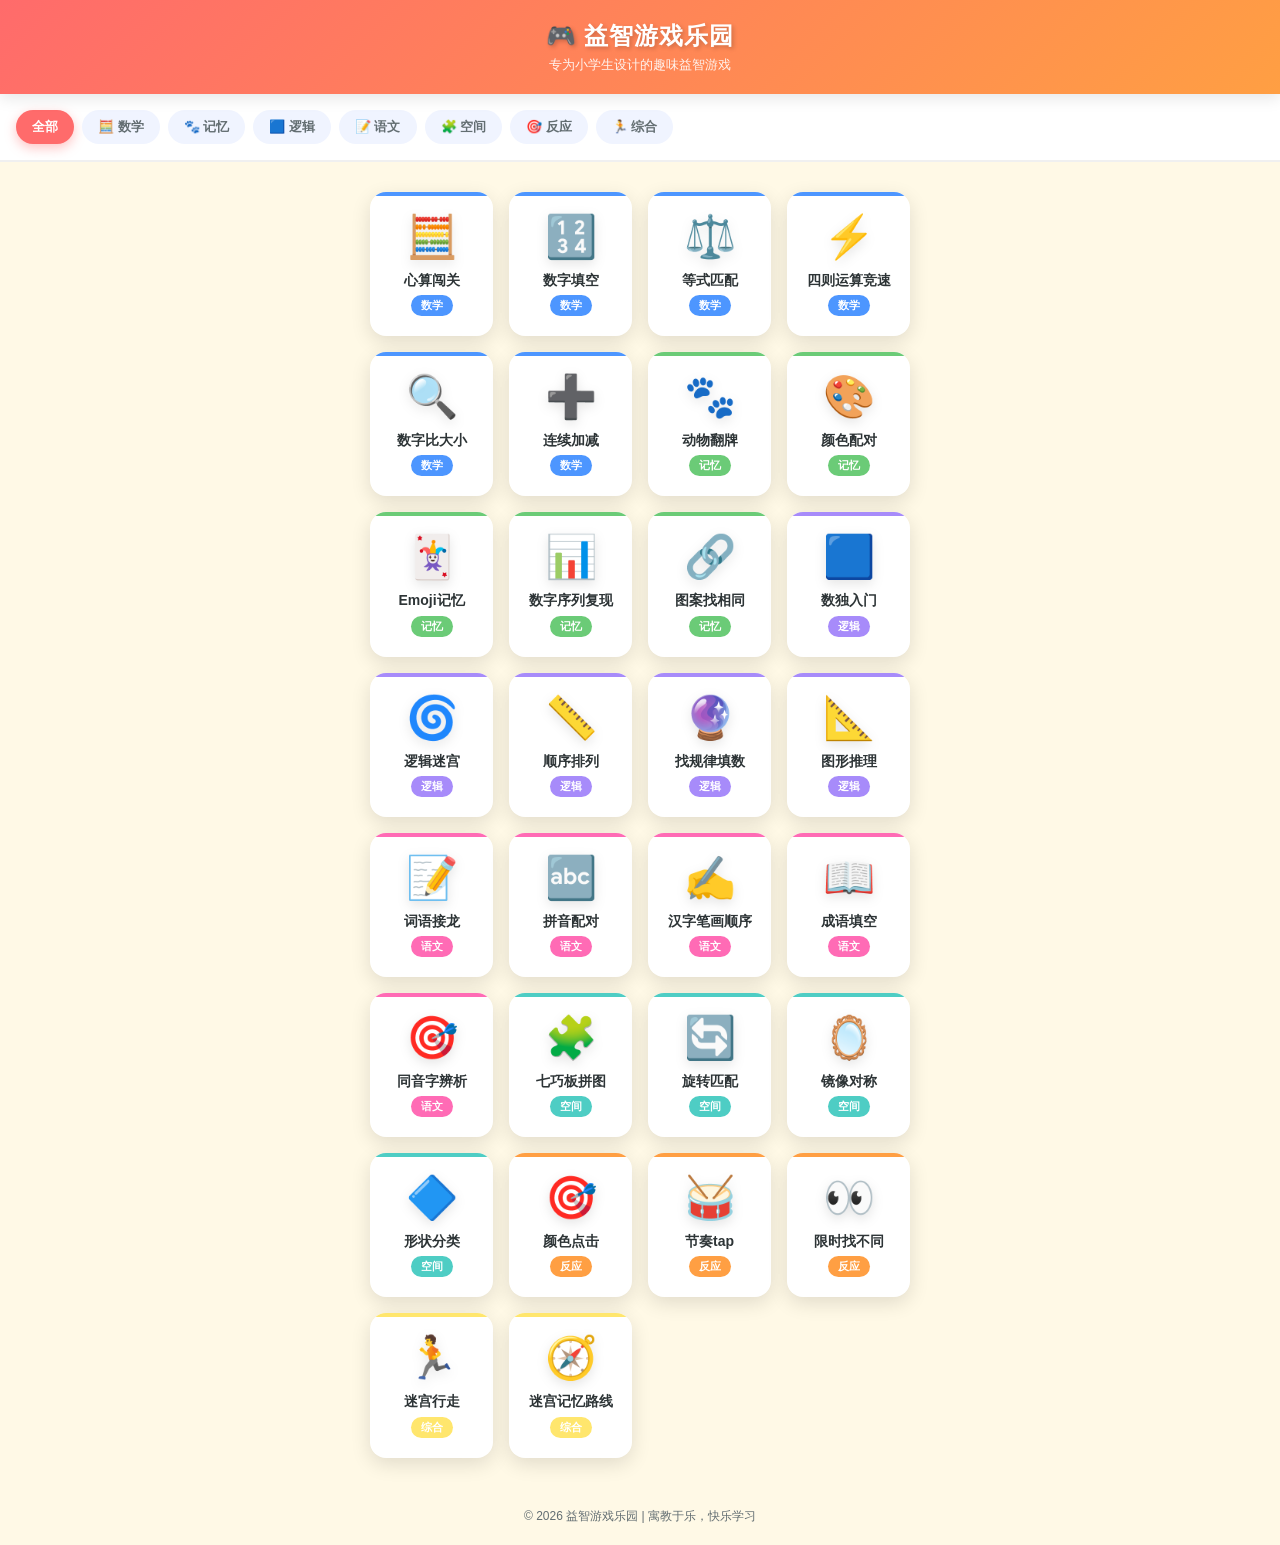
<file: game/puzzle-games.html>
<!DOCTYPE html>
<html lang="zh-CN">
<head>
  <meta charset="UTF-8">
  <meta name="viewport" content="width=device-width, initial-scale=1.0, maximum-scale=1.0, user-scalable=no">
  <title>益智游戏乐园 🎮</title>
  <style>
    :root {
      --primary: #FF6B6B;
      --primary-dark: #E05555;
      --secondary: #4ECDC4;
      --secondary-dark: #3DB8B0;
      --accent-yellow: #FFE66D;
      --accent-purple: #A78BFA;
      --accent-green: #6BCB77;
      --accent-blue: #4D96FF;
      --accent-orange: #FF9F43;
      --accent-pink: #FF6BB5;
      --bg-main: #FFF9E6;
      --bg-card: #FFFFFF;
      --bg-category: #F0F4FF;
      --text-primary: #2D3436;
      --text-secondary: #636E72;
      --text-light: #FFFFFF;
      --shadow-soft: 0 4px 15px rgba(0,0,0,0.1);
      --shadow-card: 0 6px 20px rgba(0,0,0,0.12);
      --shadow-hover: 0 10px 30px rgba(0,0,0,0.18);
      --radius-sm: 12px;
      --radius-md: 16px;
      --radius-lg: 24px;
      --transition: all 0.3s cubic-bezier(0.4, 0, 0.2, 1);
    }

    * {
      margin: 0;
      padding: 0;
      box-sizing: border-box;
    }

    body {
      font-family: -apple-system, BlinkMacSystemFont, 'Segoe UI', 'PingFang SC', 'Microsoft YaHei', sans-serif;
      background: var(--bg-main);
      color: var(--text-primary);
      min-height: 100vh;
      overflow-x: hidden;
    }

    /* Header */
    .header {
      background: linear-gradient(135deg, var(--primary) 0%, var(--accent-orange) 100%);
      padding: 20px 16px;
      text-align: center;
      position: sticky;
      top: 0;
      z-index: 100;
      box-shadow: var(--shadow-soft);
    }

    .header h1 {
      color: var(--text-light);
      font-size: 24px;
      font-weight: 800;
      letter-spacing: 1px;
      text-shadow: 2px 2px 4px rgba(0,0,0,0.2);
    }

    .header p {
      color: rgba(255,255,255,0.9);
      font-size: 13px;
      margin-top: 4px;
    }

    /* Category Filter */
    .filter-container {
      padding: 16px;
      display: flex;
      gap: 8px;
      overflow-x: auto;
      scrollbar-width: none;
      -ms-overflow-style: none;
      background: var(--bg-card);
      border-bottom: 2px solid #f0f0f0;
    }

    .filter-container::-webkit-scrollbar {
      display: none;
    }

    .filter-btn {
      flex-shrink: 0;
      padding: 8px 16px;
      border: none;
      border-radius: 20px;
      font-size: 13px;
      font-weight: 600;
      cursor: pointer;
      transition: var(--transition);
      background: var(--bg-category);
      color: var(--text-secondary);
    }

    .filter-btn.active {
      background: var(--primary);
      color: var(--text-light);
      box-shadow: 0 4px 12px rgba(255,107,107,0.4);
    }

    .filter-btn:hover:not(.active) {
      background: #e0e7ff;
      transform: translateY(-2px);
    }

    /* Game Grid */
    .game-grid {
      display: grid;
      grid-template-columns: repeat(2, 1fr);
      gap: 16px;
      padding: 20px 16px;
      max-width: 600px;
      margin: 0 auto;
    }

    @media (min-width: 480px) {
      .game-grid {
        grid-template-columns: repeat(3, 1fr);
      }
    }

    @media (min-width: 768px) {
      .game-grid {
        grid-template-columns: repeat(4, 1fr);
        padding: 30px;
      }
    }

    /* Game Card */
    .game-card {
      background: var(--bg-card);
      border-radius: var(--radius-md);
      padding: 20px 16px;
      text-align: center;
      cursor: pointer;
      transition: var(--transition);
      box-shadow: var(--shadow-card);
      position: relative;
      overflow: hidden;
    }

    .game-card::before {
      content: '';
      position: absolute;
      top: 0;
      left: 0;
      right: 0;
      height: 4px;
      background: var(--card-accent, var(--primary));
    }

    .game-card:hover {
      transform: translateY(-6px);
      box-shadow: var(--shadow-hover);
    }

    .game-card:active {
      transform: translateY(-2px);
    }

    .game-card.hidden {
      display: none;
    }

    .game-icon {
      font-size: 42px;
      margin-bottom: 10px;
      display: block;
      filter: drop-shadow(0 4px 6px rgba(0,0,0,0.1));
    }

    .game-name {
      font-size: 14px;
      font-weight: 700;
      color: var(--text-primary);
      margin-bottom: 6px;
      line-height: 1.3;
    }

    .game-category-tag {
      display: inline-block;
      padding: 3px 10px;
      border-radius: 12px;
      font-size: 11px;
      font-weight: 600;
      color: var(--text-light);
      background: var(--card-accent, var(--primary));
    }

    .game-score {
      font-size: 11px;
      color: var(--text-secondary);
      margin-top: 6px;
    }

    /* Game Container Overlay */
    .game-overlay {
      position: fixed;
      top: 0;
      left: 0;
      right: 0;
      bottom: 0;
      background: var(--bg-main);
      z-index: 1000;
      display: none;
      flex-direction: column;
    }

    .game-overlay.active {
      display: flex;
    }

    .game-header {
      display: flex;
      align-items: center;
      padding: 12px 16px;
      background: linear-gradient(135deg, var(--primary) 0%, var(--accent-orange) 100%);
      color: var(--text-light);
      box-shadow: var(--shadow-soft);
    }

    .back-btn {
      background: rgba(255,255,255,0.2);
      border: none;
      color: var(--text-light);
      padding: 8px 16px;
      border-radius: 20px;
      font-size: 14px;
      font-weight: 600;
      cursor: pointer;
      transition: var(--transition);
      display: flex;
      align-items: center;
      gap: 6px;
    }

    .back-btn:hover {
      background: rgba(255,255,255,0.3);
    }

    .game-title {
      flex: 1;
      text-align: center;
      font-size: 18px;
      font-weight: 700;
    }

    .game-content {
      flex: 1;
      overflow-y: auto;
      padding: 20px 16px;
    }

    /* Category Colors */
    .cat-math { --card-accent: var(--accent-blue); }
    .cat-memory { --card-accent: var(--accent-green); }
    .cat-logic { --card-accent: var(--accent-purple); }
    .cat-chinese { --card-accent: var(--accent-pink); }
    .cat-space { --card-accent: var(--secondary); }
    .cat-reaction { --card-accent: var(--accent-orange); }
    .cat-comprehensive { --card-accent: var(--accent-yellow); }

    /* Animations */
    @keyframes fadeIn {
      from { opacity: 0; transform: translateY(20px); }
      to { opacity: 1; transform: translateY(0); }
    }

    @keyframes bounce {
      0%, 100% { transform: scale(1); }
      50% { transform: scale(1.1); }
    }

    @keyframes shake {
      0%, 100% { transform: translateX(0); }
      25% { transform: translateX(-10px); }
      75% { transform: translateX(10px); }
    }

    @keyframes pulse {
      0%, 100% { box-shadow: 0 0 0 0 rgba(107, 203, 119, 0.4); }
      50% { box-shadow: 0 0 0 15px rgba(107, 203, 119, 0); }
    }

    .game-card {
      animation: fadeIn 0.4s ease-out forwards;
    }

    .game-card:nth-child(1) { animation-delay: 0.02s; }
    .game-card:nth-child(2) { animation-delay: 0.04s; }
    .game-card:nth-child(3) { animation-delay: 0.06s; }
    .game-card:nth-child(4) { animation-delay: 0.08s; }
    .game-card:nth-child(5) { animation-delay: 0.10s; }
    .game-card:nth-child(6) { animation-delay: 0.12s; }
    .game-card:nth-child(7) { animation-delay: 0.14s; }
    .game-card:nth-child(8) { animation-delay: 0.16s; }
    .game-card:nth-child(9) { animation-delay: 0.18s; }
    .game-card:nth-child(10) { animation-delay: 0.20s; }

    /* Game Common Styles */
    .game-hud {
      display: flex;
      justify-content: space-between;
      align-items: center;
      padding: 12px 16px;
      background: linear-gradient(135deg, var(--accent-purple) 0%, var(--accent-pink) 100%);
      color: white;
      border-radius: var(--radius-md);
      margin-bottom: 20px;
    }

    .hud-item {
      text-align: center;
    }

    .hud-label {
      font-size: 12px;
      opacity: 0.9;
    }

    .hud-value {
      font-size: 24px;
      font-weight: 800;
    }

    .game-instruction {
      text-align: center;
      padding: 16px;
      background: var(--bg-category);
      border-radius: var(--radius-md);
      margin-bottom: 20px;
      font-size: 14px;
      color: var(--text-secondary);
    }

    .game-question {
      text-align: center;
      margin: 20px 0;
    }

    .big-char {
      font-size: 72px;
      font-weight: 800;
      color: var(--text-primary);
      text-shadow: 2px 2px 4px rgba(0,0,0,0.1);
    }

    .answer-options {
      display: grid;
      grid-template-columns: repeat(2, 1fr);
      gap: 12px;
      margin: 20px 0;
    }

    .answer-btn {
      padding: 20px;
      border: 3px solid transparent;
      border-radius: var(--radius-md);
      font-size: 20px;
      font-weight: 700;
      cursor: pointer;
      transition: var(--transition);
      background: var(--bg-card);
      box-shadow: var(--shadow-card);
    }

    .answer-btn:hover {
      transform: scale(1.05);
      box-shadow: var(--shadow-hover);
    }

    .answer-btn:active {
      transform: scale(0.98);
    }

    .answer-btn.correct {
      background: var(--accent-green);
      color: white;
      border-color: var(--accent-green);
      animation: pulse 0.5s;
    }

    .answer-btn.wrong {
      background: var(--primary);
      color: white;
      border-color: var(--primary);
      animation: shake 0.5s;
    }

    .word-display {
      display: flex;
      justify-content: center;
      align-items: center;
      gap: 8px;
      margin: 20px 0;
      flex-wrap: wrap;
    }

    .word-char {
      width: 50px;
      height: 50px;
      display: flex;
      align-items: center;
      justify-content: center;
      font-size: 28px;
      font-weight: 700;
      background: var(--bg-card);
      border-radius: var(--radius-sm);
      box-shadow: var(--shadow-card);
    }

    .word-char.highlight {
      background: var(--accent-yellow);
      color: var(--text-primary);
    }

    .word-input {
      width: 60px;
      height: 50px;
      font-size: 28px;
      font-weight: 700;
      text-align: center;
      border: 3px dashed var(--accent-purple);
      border-radius: var(--radius-sm);
      background: var(--bg-category);
      caret-color: var(--accent-purple);
    }

    .word-input:focus {
      outline: none;
      border-style: solid;
      border-color: var(--accent-purple);
    }

    .next-btn {
      display: block;
      width: 100%;
      max-width: 300px;
      margin: 20px auto;
      padding: 16px 32px;
      background: linear-gradient(135deg, var(--accent-green) 0%, var(--secondary) 100%);
      color: white;
      border: none;
      border-radius: var(--radius-md);
      font-size: 18px;
      font-weight: 700;
      cursor: pointer;
      transition: var(--transition);
      box-shadow: var(--shadow-card);
    }

    .next-btn:hover {
      transform: translateY(-2px);
      box-shadow: var(--shadow-hover);
    }

    .result-screen {
      text-align: center;
      padding: 40px 20px;
    }

    .result-score {
      font-size: 64px;
      font-weight: 800;
      color: var(--accent-green);
      margin: 20px 0;
    }

    .result-label {
      font-size: 18px;
      color: var(--text-secondary);
      margin-bottom: 10px;
    }

    .new-high {
      color: var(--accent-orange);
      font-size: 16px;
      font-weight: 700;
      animation: bounce 0.5s infinite;
    }

    /* Word Chain Specific */
    .chain-word {
      font-size: 32px;
      font-weight: 700;
      color: var(--accent-purple);
      text-align: center;
      margin: 10px 0;
    }

    .chain-input-container {
      display: flex;
      gap: 10px;
      justify-content: center;
      align-items: center;
      margin: 20px 0;
    }

    .chain-input {
      width: 200px;
      padding: 14px 20px;
      font-size: 24px;
      font-weight: 700;
      text-align: center;
      border: 3px solid var(--accent-purple);
      border-radius: var(--radius-md);
      background: var(--bg-card);
    }

    .chain-input:focus {
      outline: none;
      box-shadow: 0 0 0 4px rgba(167, 139, 250, 0.3);
    }

    .chain-submit {
      padding: 14px 28px;
      background: var(--accent-purple);
      color: white;
      border: none;
      border-radius: var(--radius-md);
      font-size: 18px;
      font-weight: 700;
      cursor: pointer;
      transition: var(--transition);
    }

    .chain-submit:hover {
      background: var(--primary);
    }

    /* Pinyin Match Specific */
    .pinyin-container {
      display: flex;
      justify-content: space-between;
      gap: 20px;
      margin: 20px 0;
    }

    .pinyin-column {
      flex: 1;
      display: flex;
      flex-direction: column;
      gap: 12px;
    }

    .pinyin-item {
      padding: 16px;
      background: var(--bg-card);
      border-radius: var(--radius-md);
      box-shadow: var(--shadow-card);
      font-size: 24px;
      font-weight: 700;
      text-align: center;
      cursor: pointer;
      transition: var(--transition);
      border: 3px solid transparent;
    }

    .pinyin-item:hover {
      transform: scale(1.05);
    }

    .pinyin-item.selected {
      border-color: var(--accent-purple);
      background: var(--bg-category);
    }

    .pinyin-item.matched {
      background: var(--accent-green);
      color: white;
      border-color: var(--accent-green);
    }

    .pinyin-item.wrong-match {
      animation: shake 0.5s;
      border-color: var(--primary);
    }

    /* Stroke Order Specific */
    .stroke-canvas-container {
      position: relative;
      margin: 20px auto;
      width: 200px;
      height: 200px;
    }

    .stroke-target {
      font-size: 140px;
      font-weight: 800;
      text-align: center;
      color: var(--text-primary);
      opacity: 0.1;
      position: absolute;
      top: 50%;
      left: 50%;
      transform: translate(-50%, -50%);
    }

    .stroke-canvas {
      position: absolute;
      top: 0;
      left: 0;
      width: 100%;
      height: 100%;
      border: 2px solid var(--accent-purple);
      border-radius: var(--radius-md);
      background: white;
    }

    .stroke-options {
      display: flex;
      flex-wrap: wrap;
      gap: 10px;
      justify-content: center;
      margin: 20px 0;
    }

    .stroke-btn {
      width: 60px;
      height: 60px;
      font-size: 24px;
      font-weight: 700;
      border: 2px solid var(--accent-purple);
      border-radius: var(--radius-sm);
      background: var(--bg-card);
      cursor: pointer;
      transition: var(--transition);
    }

    .stroke-btn:hover {
      background: var(--bg-category);
      transform: scale(1.1);
    }

    .stroke-btn.used {
      opacity: 0.3;
      pointer-events: none;
    }

    .stroke-progress {
      display: flex;
      justify-content: center;
      gap: 8px;
      margin: 15px 0;
    }

    .stroke-dot {
      width: 12px;
      height: 12px;
      border-radius: 50%;
      background: var(--bg-category);
      border: 2px solid var(--accent-purple);
    }

    .stroke-dot.completed {
      background: var(--accent-green);
      border-color: var(--accent-green);
    }

    /* Idiom Fill Specific */
    .idiom-display {
      display: flex;
      justify-content: center;
      gap: 10px;
      margin: 30px 0;
      flex-wrap: wrap;
    }

    .idiom-char-box {
      width: 50px;
      height: 50px;
      display: flex;
      align-items: center;
      justify-content: center;
      font-size: 24px;
      font-weight: 700;
      background: var(--bg-card);
      border-radius: var(--radius-sm);
      box-shadow: var(--shadow-card);
      border: 2px solid transparent;
    }

    .idiom-char-box.missing {
      border: 3px dashed var(--accent-orange);
      background: var(--bg-category);
    }

    .idiom-char-box.filled {
      background: var(--accent-green);
      color: white;
      border-color: var(--accent-green);
    }

    .idiom-char-box.wrong-filled {
      background: var(--primary);
      color: white;
      border-color: var(--primary);
    }

    /* Homophone Specific */
    .homophone-context {
      font-size: 20px;
      text-align: center;
      padding: 20px;
      background: var(--bg-card);
      border-radius: var(--radius-md);
      margin: 20px 0;
      line-height: 1.8;
      box-shadow: var(--shadow-card);
    }

    .homophone-blank {
      display: inline-block;
      min-width: 40px;
      border-bottom: 3px solid var(--accent-purple);
      margin: 0 4px;
    }

    /* Feedback Toast */
    .feedback-toast {
      position: fixed;
      top: 50%;
      left: 50%;
      transform: translate(-50%, -50%);
      padding: 20px 40px;
      border-radius: var(--radius-lg);
      font-size: 24px;
      font-weight: 800;
      color: white;
      z-index: 2000;
      animation: fadeIn 0.3s ease-out;
      pointer-events: none;
    }

    .feedback-toast.correct {
      background: var(--accent-green);
    }

    .feedback-toast.wrong {
      background: var(--primary);
    }

    /* Footer */
    .footer {
      text-align: center;
      padding: 20px;
      color: var(--text-secondary);
      font-size: 12px;
    }

    .footer a {
      color: var(--primary);
      text-decoration: none;
    }
  </style>
</head>
<body>
  <!-- Main Menu -->
  <div id="mainMenu">
    <header class="header">
      <h1>🎮 益智游戏乐园</h1>
      <p>专为小学生设计的趣味益智游戏</p>
    </header>

    <div class="filter-container">
      <button class="filter-btn active" data-category="all">全部</button>
      <button class="filter-btn" data-category="math">🧮 数学</button>
      <button class="filter-btn" data-category="memory">🐾 记忆</button>
      <button class="filter-btn" data-category="logic">🟦 逻辑</button>
      <button class="filter-btn" data-category="chinese">📝 语文</button>
      <button class="filter-btn" data-category="space">🧩 空间</button>
      <button class="filter-btn" data-category="reaction">🎯 反应</button>
      <button class="filter-btn" data-category="comprehensive">🏃 综合</button>
    </div>

    <main class="game-grid" id="gameGrid">
      <!-- Game cards will be inserted here by JavaScript -->
    </main>

    <footer class="footer">
      <p>© 2026 益智游戏乐园 | 寓教于乐，快乐学习</p>
    </footer>
  </div>

  <!-- Game Overlay -->
  <div class="game-overlay" id="gameOverlay">
    <div class="game-header">
      <button class="back-btn" id="backBtn">
        <span>←</span> 返回
      </button>
      <h2 class="game-title" id="gameTitle">游戏名称</h2>
      <div style="width: 60px;"></div>
    </div>
    <div class="game-content" id="gameContent">
      <!-- Game content will be loaded here -->
    </div>
  </div>

  <script>
    // ==========================================
    // Game Data Configuration
    // ==========================================
    const games = [
      // Math Games (6)
      { id: 'mental-calc', name: '心算闯关', icon: '🧮', category: 'math', catClass: 'cat-math' },
      { id: 'number-fill', name: '数字填空', icon: '🔢', category: 'math', catClass: 'cat-math' },
      { id: 'equation-match', name: '等式匹配', icon: '⚖️', category: 'math', catClass: 'cat-math' },
      { id: 'calc-race', name: '四则运算竞速', icon: '⚡', category: 'math', catClass: 'cat-math' },
      { id: 'number-compare', name: '数字比大小', icon: '🔍', category: 'math', catClass: 'cat-math' },
      { id: 'count-add', name: '连续加减', icon: '➕', category: 'math', catClass: 'cat-math' },
      // Memory Games (5)
      { id: 'animal-pairs', name: '动物翻牌', icon: '🐾', category: 'memory', catClass: 'cat-memory' },
      { id: 'color-match', name: '颜色配对', icon: '🎨', category: 'memory', catClass: 'cat-memory' },
      { id: 'emoji-memory', name: 'Emoji记忆', icon: '🃏', category: 'memory', catClass: 'cat-memory' },
      { id: 'number-seq', name: '数字序列复现', icon: '📊', category: 'memory', catClass: 'cat-memory' },
      { id: 'pattern-match', name: '图案找相同', icon: '🔗', category: 'memory', catClass: 'cat-memory' },
      // Logic Games (5)
      { id: 'sudoku', name: '数独入门', icon: '🟦', category: 'logic', catClass: 'cat-logic' },
      { id: 'logic-maze', name: '逻辑迷宫', icon: '🌀', category: 'logic', catClass: 'cat-logic' },
      { id: 'order-sort', name: '顺序排列', icon: '📏', category: 'logic', catClass: 'cat-logic' },
      { id: 'find-pattern', name: '找规律填数', icon: '🔮', category: 'logic', catClass: 'cat-logic' },
      { id: 'shape-reason', name: '图形推理', icon: '📐', category: 'logic', catClass: 'cat-logic' },
      // Chinese Games (5)
      { id: 'word-chain', name: '词语接龙', icon: '📝', category: 'chinese', catClass: 'cat-chinese' },
      { id: 'pinyin-match', name: '拼音配对', icon: '🔤', category: 'chinese', catClass: 'cat-chinese' },
      { id: 'stroke-order', name: '汉字笔画顺序', icon: '✍️', category: 'chinese', catClass: 'cat-chinese' },
      { id: 'idiom-fill', name: '成语填空', icon: '📖', category: 'chinese', catClass: 'cat-chinese' },
      { id: 'homophone', name: '同音字辨析', icon: '🎯', category: 'chinese', catClass: 'cat-chinese' },
      // Space Games (4)
      { id: 'tangram', name: '七巧板拼图', icon: '🧩', category: 'space', catClass: 'cat-space' },
      { id: 'rotate-match', name: '旋转匹配', icon: '🔄', category: 'space', catClass: 'cat-space' },
      { id: 'mirror-sym', name: '镜像对称', icon: '🪞', category: 'space', catClass: 'cat-space' },
      { id: 'shape-classify', name: '形状分类', icon: '🔷', category: 'space', catClass: 'cat-space' },
      // Reaction Games (3)
      { id: 'color-click', name: '颜色点击', icon: '🎯', category: 'reaction', catClass: 'cat-reaction' },
      { id: 'rhythm-tap', name: '节奏tap', icon: '🥁', category: 'reaction', catClass: 'cat-reaction' },
      { id: 'find-diff', name: '限时找不同', icon: '👀', category: 'reaction', catClass: 'cat-reaction' },
      // Comprehensive Games (2)
      { id: 'maze-walk', name: '迷宫行走', icon: '🏃', category: 'comprehensive', catClass: 'cat-comprehensive' },
      { id: 'maze-memory', name: '迷宫记忆路线', icon: '🧭', category: 'comprehensive', catClass: 'cat-comprehensive' },
    ];

    // Global reference to the currently-open game (used by restart buttons)
    let currentGame = null;

    // Track timers/intervals created by the open game so they can be stopped on close
    let gameTimers = [];
    function trackTimer(id) { gameTimers.push(id); return id; }
    function stopGameTimers() {
      gameTimers.forEach(t => { try { clearInterval(t); clearTimeout(t); } catch (e) {} });
      gameTimers = [];
    }

    // ==========================================
    // Score Management with localStorage
    // ==========================================
    const ScoreManager = {
      prefix: 'kidgame_score_',

      getScore(gameId) {
        const score = localStorage.getItem(this.prefix + gameId);
        return score ? parseInt(score, 10) : 0;
      },

      setScore(gameId, score) {
        localStorage.setItem(this.prefix + gameId, score.toString());
      },

      getHighScore(gameId) {
        const score = localStorage.getItem(this.prefix + gameId + '_high');
        return score ? parseInt(score, 10) : 0;
      },

      updateHighScore(gameId, score) {
        const currentHigh = this.getHighScore(gameId);
        if (score > currentHigh) {
          localStorage.setItem(this.prefix + gameId + '_high', score.toString());
          return true;
        }
        return false;
      },

      getAllScores() {
        const scores = {};
        games.forEach(g => {
          scores[g.id] = {
            score: this.getScore(g.id),
            highScore: this.getHighScore(g.id)
          };
        });
        return scores;
      }
    };

    // ==========================================
    // UI Rendering
    // ==========================================
    const gameGrid = document.getElementById('gameGrid');
    const mainMenu = document.getElementById('mainMenu');
    const gameOverlay = document.getElementById('gameOverlay');
    const gameTitle = document.getElementById('gameTitle');
    const gameContent = document.getElementById('gameContent');
    const backBtn = document.getElementById('backBtn');
    const filterBtns = document.querySelectorAll('.filter-btn');

    function renderGames(filter = 'all') {
      gameGrid.innerHTML = '';
      games.forEach((game, index) => {
        const card = document.createElement('div');
        card.className = `game-card ${game.catClass}`;
        card.dataset.category = game.category;
        card.dataset.gameId = game.id;
        if (filter !== 'all' && game.category !== filter) {
          card.classList.add('hidden');
        }

        const highScore = ScoreManager.getHighScore(game.id);
        const scoreHtml = highScore > 0 ? `<div class="game-score">🏆 最高分: ${highScore}</div>` : '';

        card.innerHTML = `
          <span class="game-icon">${game.icon}</span>
          <div class="game-name">${game.name}</div>
          <span class="game-category-tag">${getCategoryName(game.category)}</span>
          ${scoreHtml}
        `;

        card.addEventListener('click', () => openGame(game));
        gameGrid.appendChild(card);
      });
    }

    function getCategoryName(cat) {
      const names = {
        math: '数学',
        memory: '记忆',
        logic: '逻辑',
        chinese: '语文',
        space: '空间',
        reaction: '反应',
        comprehensive: '综合'
      };
      return names[cat] || cat;
    }

    function openGame(game) {
      currentGame = game;
      gameTitle.textContent = game.icon + ' ' + game.name;
      gameContent.innerHTML = '';
      gameOverlay.classList.add('active');
      document.body.style.overflow = 'hidden';

      // Load game-specific content
      loadGameContent(game);
    }

    function closeGame() {
      stopGameTimers();
      gameOverlay.classList.remove('active');
      document.body.style.overflow = '';
      gameContent.innerHTML = '';
      renderGames(currentFilter);
    }

    function restartGame() {
      if (currentGame) loadGameContent(currentGame);
    }

    function loadGameContent(game) {
      stopGameTimers();
      const gameInitFunctions = {
        // Math Games (6)
        'mental-calc': initMentalCalc,
        'number-fill': initNumberFill,
        'equation-match': initEquationMatch,
        'calc-race': initCalcRace,
        'number-compare': initNumberCompare,
        'count-add': initCountAdd,
        // Memory Games (5)
        'animal-pairs': initAnimalPairs,
        'color-match': initColorMatch,
        'emoji-memory': initEmojiMemory,
        'number-seq': initNumberSeq,
        'pattern-match': initPatternMatch,
        // Logic Games (5)
        'sudoku': initSudoku,
        'logic-maze': initLogicMaze,
        'order-sort': initOrderSort,
        'find-pattern': initFindPattern,
        'shape-reason': initShapeReason,
        // Chinese Games (5)
        'word-chain': initWordChain,
        'pinyin-match': initPinyinMatch,
        'stroke-order': initStrokeOrder,
        'idiom-fill': initIdiomFill,
        'homophone': initHomophone,
        // Space Games (4)
        'tangram': initTangram,
        'rotate-match': initRotateMatch,
        'mirror-sym': initMirrorSym,
        'shape-classify': initShapeClassify,
        // Reaction Games (3)
        'color-click': initColorClick,
        'rhythm-tap': initRhythmTap,
        'find-diff': initFindDiff,
        // Comprehensive Games (2)
        'maze-walk': initMazeWalk,
        'maze-memory': initMazeMemory
      };

      if (gameInitFunctions[game.id]) {
        gameInitFunctions[game.id](game);
      } else {
        gameContent.innerHTML = `
          <div style="text-align:center;padding:60px 20px;">
            <div style="font-size:80px;margin-bottom:20px;">${game.icon}</div>
            <h2 style="color:var(--text-primary);margin-bottom:12px;">${game.name}</h2>
            <p style="color:var(--text-secondary);font-size:14px;">游戏开发中...</p>
            <div style="margin-top:30px;padding:20px;background:var(--bg-category);border-radius:var(--radius-md);">
              <p style="font-size:13px;color:var(--text-secondary);">分类: ${getCategoryName(game.category)}</p>
              <p style="font-size:13px;color:var(--text-secondary);margin-top:8px;">最高分: ${ScoreManager.getHighScore(game.id) || '-'}</p>
            </div>
          </div>
        `;
      }
    }

    backBtn.addEventListener('click', closeGame);

    // ==========================================
    // Category Filter
    // ==========================================
    let currentFilter = 'all';

    filterBtns.forEach(btn => {
      btn.addEventListener('click', () => {
        filterBtns.forEach(b => b.classList.remove('active'));
        btn.classList.add('active');
        currentFilter = btn.dataset.category;
        renderGames(currentFilter);
      });
    });

    // ==========================================
    // Utility Functions
    // ==========================================
    function showFeedback(isCorrect, message) {
      const toast = document.createElement('div');
      toast.className = `feedback-toast ${isCorrect ? 'correct' : 'wrong'}`;
      toast.textContent = message || (isCorrect ? '✓ 正确！' : '✗ 再想想');
      document.body.appendChild(toast);
      setTimeout(() => toast.remove(), 1000);
    }

    function shuffleArray(arr) {
      const shuffled = [...arr];
      for (let i = shuffled.length - 1; i > 0; i--) {
        const j = Math.floor(Math.random() * (i + 1));
        [shuffled[i], shuffled[j]] = [shuffled[j], shuffled[i]];
      }
      return shuffled;
    }

    // ==========================================
    // Game 1: Word Chain (词语接龙)
    // ==========================================
    function initWordChain(game) {
      const WORD_DATA = [
        { word: '天空', next: ['空气', '空气洞', '气球'] },
        { word: '大海', next: ['海洋', '洋气', '气球'] },
        { word: '花园', next: ['院子', '子女', '女生'] },
        { word: '苹果', next: ['和平', '平静', '静止'] },
        { word: '春天', next: ['天空', '空气', '气球'] },
        { word: '太阳', next: ['阳光', '光明', '明天'] },
        { word: '月亮', next: ['亮光', '光彩', '彩色'] },
        { word: '小鸟', next: ['羽毛', '毛发', '发现'] },
        { word: '大树', next: ['树叶', '叶子', '字数'] },
        { word: '山水', next: ['水面', '面积', '离开'] },
        { word: '读书', next: ['书本', '本领', '能力'] },
        { word: '学习', next: ['习惯', '惯性', '性格'] },
        { word: '朋友', next: ['友情', '情谊', '意思'] },
        { word: '快乐', next: ['乐意', '意外', '外面'] },
        { word: '吃饭', next: ['晚饭', '晚餐', '餐厅'] },
        { word: '睡觉', next: ['做梦', '梦想', '想到'] },
        { word: '游泳', next: ['游泳馆', '场馆', '广场'] },
        { word: '跑步', next: ['步调', '调整', '整齐'] },
        { word: '画画', next: ['画面', '面前', '前面'] },
        { word: '唱歌', next: ['歌曲', '歌词', '词语'] },
      ];

      let currentScore = 0;
      let currentRound = 0;
      let totalRounds = 10;
      let currentEndChar = '';
      let usedWords = new Set();
      let isWaiting = false;

      function startGame() {
        currentScore = 0;
        currentRound = 0;
        usedWords = new Set();
        const firstWord = WORD_DATA[Math.floor(Math.random() * WORD_DATA.length)];
        currentEndChar = firstWord.word[firstWord.word.length - 1];
        renderGame();
      }

      function renderGame() {
        gameContent.innerHTML = `
          <div class="game-hud">
            <div class="hud-item">
              <div class="hud-label">第几题</div>
              <div class="hud-value">${currentRound}/${totalRounds}</div>
            </div>
            <div class="hud-item">
              <div class="hud-label">得分</div>
              <div class="hud-value">${currentScore}</div>
            </div>
          </div>
          <div class="game-instruction">
            💡 上一个词的最后一个字，作为下一个词的第一个字！
          </div>
          <div class="word-display">
            <div class="word-char highlight">${currentEndChar}</div>
          </div>
          <div style="text-align:center;color:var(--text-secondary);margin-bottom:10px;">
            请写出以「${currentEndChar}」开头的词语
          </div>
          <div class="chain-input-container">
            <input type="text" class="chain-input" id="wordInput" 
              placeholder="输入词语..." maxlength="6" autocomplete="off">
            <button class="chain-submit" id="submitBtn">提交 ✓</button>
          </div>
          <div id="feedbackArea"></div>
          <button class="next-btn" id="nextBtn" style="display:none;">下一题 →</button>
        `;

        const input = document.getElementById('wordInput');
        const submitBtn = document.getElementById('submitBtn');
        const nextBtn = document.getElementById('nextBtn');
        const feedbackArea = document.getElementById('feedbackArea');

        input.focus();

        submitBtn.addEventListener('click', () => checkWord(input.value.trim()));
        input.addEventListener('keypress', (e) => {
          if (e.key === 'Enter') checkWord(input.value.trim());
        });

        nextBtn.addEventListener('click', () => {
          currentRound++;
          if (currentRound >= totalRounds) {
            endGame();
          } else {
            nextRound();
          }
        });
      }

      function checkWord(word) {
        if (!word || word.length < 2) {
          showFeedback(false, '请输入至少2个字的词语');
          return;
        }
        if (word[0] !== currentEndChar) {
          showFeedback(false, `词语需要以「${currentEndChar}」开头`);
          return;
        }
        if (usedWords.has(word)) {
          showFeedback(false, '这个词语已经用过了，换一个吧！');
          return;
        }

        usedWords.add(word);
        currentScore += 10;
        showFeedback(true, '✓ 答对了！+10分');

        const feedbackArea = document.getElementById('feedbackArea');
        if (feedbackArea) feedbackArea.innerHTML = `<div style="text-align:center;padding:10px;color:var(--accent-green);font-weight:700;">「${word}」✓</div>`;

        const submitEl = document.getElementById('submitBtn');
        if (submitEl) submitEl.style.display = 'none';
        const inputEl = document.getElementById('wordInput');
        if (inputEl) inputEl.disabled = true;
        currentEndChar = word[word.length - 1];

        // Show next hint
        const wordDisplay = document.querySelector('.word-display');
        if (wordDisplay) wordDisplay.innerHTML = `<div class="word-char highlight">${currentEndChar}</div>`;

        const nextEl = document.getElementById('nextBtn');
        if (nextEl) {
          nextEl.style.display = 'block';
          nextEl.focus();
        }
      }

      function nextRound() {
        // Generate a random word starting with currentEndChar
        const candidates = WORD_DATA.filter(w => w.word[0] === currentEndChar);
        if (candidates.length > 0) {
          const next = candidates[Math.floor(Math.random() * candidates.length)];
          currentEndChar = next.word[next.word.length - 1];
        } else {
          currentEndChar = '天'; // fallback
        }
        renderGame();
      }

      function endGame() {
        const isNewHigh = ScoreManager.updateHighScore(game.id, currentScore);
        gameContent.innerHTML = `
          <div class="result-screen">
            <div style="font-size:60px;margin-bottom:20px;">🎉</div>
            <div class="result-label">游戏结束！</div>
            <div class="result-score">${currentScore}</div>
            <div class="result-label">最终得分</div>
            ${isNewHigh ? '<div class="new-high">🏆 新纪录！</div>' : ''}
            <div style="margin-top:10px;color:var(--text-secondary);">
              最高分: ${ScoreManager.getHighScore(game.id)}
            </div>
            <button class="next-btn" onclick="restartGame()" style="margin-top:30px;">
              再来一局 🔄
            </button>
          </div>
        `;
      }

      startGame();
    }

    // ==========================================
    // Game 2: Pinyin Match (拼音配对)
    // ==========================================
    function initPinyinMatch(game) {
      const PAIRS = [
        { char: '日', pinyin: 'rì' },
        { char: '月', pinyin: 'yuè' },
        { char: '山', pinyin: 'shān' },
        { char: '水', pinyin: 'shuǐ' },
        { char: '火', pinyin: 'huǒ' },
        { char: '土', pinyin: 'tǔ' },
        { char: '木', pinyin: 'mù' },
        { char: '花', pinyin: 'huā' },
        { char: '草', pinyin: 'cǎo' },
        { char: '风', pinyin: 'fēng' },
        { char: '雨', pinyin: 'yǔ' },
        { char: '雪', pinyin: 'xuě' },
        { char: '云', pinyin: 'yún' },
        { char: '星', pinyin: 'xīng' },
        { char: '天', pinyin: 'tiān' },
        { char: '地', pinyin: 'dì' },
      ];

      let matchedPairs = 0;
      let totalPairs = 8;
      let selectedChar = null;
      let selectedPinyin = null;
      let isProcessing = false;

      function startGame() {
        matchedPairs = 0;
        selectedChar = null;
        selectedPinyin = null;
        isProcessing = false;

        // Pick random pairs
        const shuffledPairs = shuffleArray(PAIRS).slice(0, totalPairs);
        const chars = shuffleArray(shuffledPairs.map(p => ({ ...p, type: 'char' })));
        const pinyins = shuffleArray(shuffledPairs.map(p => ({ ...p, type: 'pinyin', correct: p.char })));

        renderGame(chars, pinyins);
      }

      function renderGame(chars, pinyins) {
        const charHTML = chars.map((item, i) => `
                <div class="pinyin-item" data-type="char" data-char="${item.char}" data-index="${i}">
                  ${item.char}
                </div>
              `).join('');
        const pinyinHTML = pinyins.map((item, i) => `
                <div class="pinyin-item" data-type="pinyin" data-pinyin="${item.pinyin}" data-correct="${item.correct}" data-index="${i}">
                  ${item.pinyin}
                </div>
              `).join('');

        gameContent.innerHTML = `
          <div class="game-hud">
            <div class="hud-item">
              <div class="hud-label">已配对</div>
              <div class="hud-value">${matchedPairs}/${totalPairs}</div>
            </div>
            <div class="hud-item">
              <div class="hud-label">得分</div>
              <div class="hud-value" id="scoreValue">0</div>
            </div>
          </div>
          <div class="game-instruction">
            💡 点击汉字，再点击对应的拼音完成配对！
          </div>
          <div class="pinyin-container">
            <div class="pinyin-column" id="charColumn">
              ${charHTML}
            </div>
            <div class="pinyin-column" id="pinyinColumn">
              ${pinyinHTML}
            </div>
          </div>
        `;

        const charItems = document.querySelectorAll('[data-type="char"]');
        const pinyinItems = document.querySelectorAll('[data-type="pinyin"]');

        charItems.forEach(item => {
          item.addEventListener('click', () => {
            if (isProcessing || item.classList.contains('matched')) return;
            charItems.forEach(i => i.classList.remove('selected'));
            item.classList.add('selected');
            selectedChar = item;
            tryMatch();
          });
        });

        pinyinItems.forEach(item => {
          item.addEventListener('click', () => {
            if (isProcessing || item.classList.contains('matched')) return;
            pinyinItems.forEach(i => i.classList.remove('selected'));
            item.classList.add('selected');
            selectedPinyin = item;
            tryMatch();
          });
        });
      }

      function tryMatch() {
        if (!selectedChar || !selectedPinyin) return;
        isProcessing = true;

        const char = selectedChar.dataset.char;
        const pinyin = selectedPinyin.dataset.pinyin;
        const correctChar = selectedPinyin.dataset.correct;

        if (char === correctChar) {
          // Correct match
          selectedChar.classList.add('matched');
          selectedPinyin.classList.add('matched');
          matchedPairs++;
          const scoreEl = document.getElementById('scoreValue');
          scoreEl.textContent = matchedPairs * 10;
          showFeedback(true, '✓ 配对成功！');

          if (matchedPairs >= totalPairs) {
            trackTimer(setTimeout(endGame, 500));
          }
        } else {
          // Wrong match
          selectedChar.classList.add('wrong-match');
          selectedPinyin.classList.add('wrong-match');
          showFeedback(false, '✗ 不对哦，再试试！');

          trackTimer(setTimeout(() => {
            selectedChar.classList.remove('selected', 'wrong-match');
            selectedPinyin.classList.remove('selected', 'wrong-match');
            isProcessing = false;
            selectedChar = null;
            selectedPinyin = null;
          }, 600));
          return;
        }

        selectedChar = null;
        selectedPinyin = null;
        isProcessing = false;
      }

      function endGame() {
        const finalScore = matchedPairs * 10;
        const isNewHigh = ScoreManager.updateHighScore(game.id, finalScore);
        gameContent.innerHTML = `
          <div class="result-screen">
            <div style="font-size:60px;margin-bottom:20px;">🎉</div>
            <div class="result-label">全部配对完成！</div>
            <div class="result-score">${finalScore}</div>
            <div class="result-label">最终得分</div>
            ${isNewHigh ? '<div class="new-high">🏆 新纪录！</div>' : ''}
            <div style="margin-top:10px;color:var(--text-secondary);">
              最高分: ${ScoreManager.getHighScore(game.id)}
            </div>
            <button class="next-btn" style="margin-top:30px;" onclick="restartGame()">
              再来一局 🔄
            </button>
          </div>
        `;
      }

      startGame();
    }

    // ==========================================
    // Game 3: Stroke Order (汉字笔画顺序)
    // ==========================================
    function initStrokeOrder(game) {
      // Simplified stroke data for common characters
      const STROKE_DATA = {
        '大': { strokes: ['横', '撇', '捺'], pinyin: 'dà', meaning: 'big' },
        '小': { strokes: ['竖钩', '撇', '点'], pinyin: 'xiǎo', meaning: 'small' },
        '上': { strokes: ['竖', '横', '横'], pinyin: 'shàng', meaning: 'up' },
        '下': { strokes: ['横', '竖', '点'], pinyin: 'xià', meaning: 'down' },
        '中': { strokes: ['竖', '横折', '横', '竖'], pinyin: 'zhōng', meaning: 'middle' },
        '天': { strokes: ['横', '横', '撇', '捺'], pinyin: 'tiān', meaning: 'sky' },
        '人': { strokes: ['撇', '捺'], pinyin: 'rén', meaning: 'person' },
        '口': { strokes: ['竖', '横折', '横'], pinyin: 'kǒu', meaning: 'mouth' },
        '日': { strokes: ['竖', '横折', '横', '横'], pinyin: 'rì', meaning: 'sun' },
        '月': { strokes: ['撇', '横折钩', '横', '横'], pinyin: 'yuè', meaning: 'moon' },
        '水': { strokes: ['竖钩', '横撇', '撇', '捺'], pinyin: 'shuǐ', meaning: 'water' },
        '火': { strokes: ['点', '撇', '撇', '捺'], pinyin: 'huǒ', meaning: 'fire' },
        '山': { strokes: ['竖', '竖折', '竖'], pinyin: 'shān', meaning: 'mountain' },
        '石': { strokes: ['横', '撇', '竖', '横折', '横'], pinyin: 'shí', meaning: 'stone' },
        '田': { strokes: ['竖', '横折', '横', '竖', '横'], pinyin: 'tián', meaning: 'field' },
      };

      let currentChar = '';
      let currentStrokeIndex = 0;
      let currentScore = 0;
      let totalQuestions = 8;
      let questionCount = 0;
      let strokeOrder = [];

      function startGame() {
        currentScore = 0;
        questionCount = 0;
        nextQuestion();
      }

      function nextQuestion() {
        if (questionCount >= totalQuestions) {
          endGame();
          return;
        }

        const charKeys = Object.keys(STROKE_DATA);
        currentChar = charKeys[Math.floor(Math.random() * charKeys.length)];
        strokeOrder = STROKE_DATA[currentChar].strokes;
        currentStrokeIndex = 0;

        renderQuestion();
      }

      function renderQuestion() {
        const strokeInfo = STROKE_DATA[currentChar];
        const displayOrder = strokeOrder.map((_, i) => i);
        for (let i = displayOrder.length - 1; i > 0; i--) {
          const j = Math.floor(Math.random() * (i + 1));
          [displayOrder[i], displayOrder[j]] = [displayOrder[j], displayOrder[i]];
        }
        const strokeOptionsHtml = displayOrder.map(i =>
          `<button class='stroke-btn' data-stroke='${i}'>${strokeOrder[i]}</button>`
        ).join('');
        const strokeProgressHtml = strokeOrder.map((_, i) =>
          `<div class='stroke-dot' id='dot-${i}'></div>`
        ).join('');

        gameContent.innerHTML = `
          <div class="game-hud">
            <div class="hud-item">
              <div class="hud-label">第几题</div>
              <div class="hud-value">${questionCount + 1}/${totalQuestions}</div>
            </div>
            <div class="hud-item">
              <div class="hud-label">得分</div>
              <div class="hud-value">${currentScore}</div>
            </div>
          </div>
          <div class="game-instruction">
            💡 请按正确的笔画顺序点击，组成汉字「${currentChar}」(${strokeInfo.pinyin})
          </div>
          <div class="stroke-canvas-container">
            <div class="stroke-target">${currentChar}</div>
            <canvas class="stroke-canvas" id="strokeCanvas" width="200" height="200"></canvas>
          </div>
          <div class="stroke-progress" id="strokeProgress">${strokeProgressHtml}</div>
          <div class="stroke-options" id="strokeOptions">${strokeOptionsHtml}</div>
          <div id="strokeFeedback" style="text-align:center;font-size:18px;font-weight:700;height:30px;"></div>
        `;

        const buttons = document.querySelectorAll('.stroke-btn');
        buttons.forEach(btn => {
          btn.addEventListener('click', () => checkStroke(parseInt(btn.dataset.stroke)));
        });
      }

      function checkStroke(strokeIndex) {
        const feedbackEl = document.getElementById('strokeFeedback');
        const expectedStroke = strokeOrder[currentStrokeIndex];
        const actualStroke = STROKE_DATA[currentChar].strokes[strokeIndex];

        if (strokeIndex === currentStrokeIndex) {
          // Correct stroke
          currentStrokeIndex++;
          document.getElementById(`dot-${strokeIndex}`).classList.add('completed');

          // Draw stroke on canvas
          drawStrokeOnCanvas(strokeIndex);

          if (currentStrokeIndex >= strokeOrder.length) {
            // Completed the character!
            currentScore += 15;
            feedbackEl.innerHTML = '<span style="color:var(--accent-green);">✓ 太棒了！正确写出「' + currentChar + '」</span>';
            showFeedback(true, '✓ 完美！');

            trackTimer(setTimeout(() => {
              questionCount++;
              nextQuestion();
            }, 1500));
          } else {
            feedbackEl.innerHTML = '<span style="color:var(--accent-green);">✓ 正确！继续</span>';
            trackTimer(setTimeout(() => {
              feedbackEl.innerHTML = '';
            }, 500));
          }
        } else {
          // Wrong stroke
          feedbackEl.innerHTML = `<span style="color:var(--primary);">✗ 不对哦，应该先写「${expectedStroke}」</span>`;
          showFeedback(false, '✗ 再想想');

          trackTimer(setTimeout(() => {
            feedbackEl.innerHTML = '';
          }, 1000));
        }
      }

      function drawStrokeOnCanvas(strokeIndex) {
        const canvas = document.getElementById('strokeCanvas');
        if (!canvas) return;
        const ctx = canvas.getContext('2d');
        ctx.strokeStyle = '#A78BFA';
        ctx.lineWidth = 4;
        ctx.lineCap = 'round';

        // Simple visual representation of strokes
        const char = currentChar;
        const x = 100, y = 100;

        ctx.beginPath();
        switch(char) {
          case '大':
            if (strokeIndex === 0) { // horizontal
              ctx.moveTo(x - 50, y - 20);
              ctx.lineTo(x + 50, y - 20);
            } else if (strokeIndex === 1) { // left sweep
              ctx.moveTo(x, y - 30);
              ctx.quadraticCurveTo(x - 20, y + 30, x - 50, y + 60);
            } else { // right sweep
              ctx.moveTo(x, y - 30);
              ctx.quadraticCurveTo(x + 20, y + 30, x + 50, y + 60);
            }
            break;
          case '小':
            if (strokeIndex === 0) { // vertical hook
              ctx.moveTo(x, y - 50);
              ctx.lineTo(x, y + 30);
              ctx.quadraticCurveTo(x - 10, y + 50, x - 20, y + 40);
            } else if (strokeIndex === 1) { // left dot
              ctx.moveTo(x - 10, y - 10);
              ctx.quadraticCurveTo(x - 30, y + 10, x - 40, y + 20);
            } else { // right dot
              ctx.moveTo(x + 10, y - 10);
              ctx.quadraticCurveTo(x + 30, y + 10, x + 40, y + 20);
            }
            break;
          case '上':
            if (strokeIndex === 0) { // vertical
              ctx.moveTo(x + 30, y - 40);
              ctx.lineTo(x + 30, y - 10);
            } else if (strokeIndex === 1) { // horizontal
              ctx.moveTo(x - 40, y - 10);
              ctx.lineTo(x + 50, y - 10);
            } else { // bottom horizontal
              ctx.moveTo(x - 50, y + 30);
              ctx.lineTo(x + 40, y + 30);
            }
            break;
          case '下':
            if (strokeIndex === 0) { // horizontal
              ctx.moveTo(x - 40, y - 30);
              ctx.lineTo(x + 40, y - 30);
            } else if (strokeIndex === 1) { // vertical
              ctx.moveTo(x + 10, y - 40);
              ctx.lineTo(x + 10, y + 40);
            } else { // dot
              ctx.moveTo(x - 20, y + 10);
              ctx.quadraticCurveTo(x - 30, y + 30, x - 20, y + 35);
            }
            break;
          default:
            // Generic circle for unknown strokes
            ctx.arc(x, y, 30, 0, Math.PI * 2);
        }
        ctx.stroke();
      }

      function endGame() {
        const isNewHigh = ScoreManager.updateHighScore(game.id, currentScore);
        gameContent.innerHTML = `
          <div class="result-screen">
            <div style="font-size:60px;margin-bottom:20px;">✍️</div>
            <div class="result-label">笔画练习完成！</div>
            <div class="result-score">${currentScore}</div>
            <div class="result-label">最终得分</div>
            ${isNewHigh ? '<div class="new-high">🏆 新纪录！</div>' : ''}
            <div style="margin-top:10px;color:var(--text-secondary);">
              最高分: ${ScoreManager.getHighScore(game.id)}
            </div>
            <button class="next-btn" style="margin-top:30px;" onclick="restartGame()">
              再练一组 🔄
            </button>
          </div>
        `;
      }

      startGame();
    }

    // ==========================================
    // Game 4: Idiom Fill (成语填空)
    // ==========================================
    function initIdiomFill(game) {
      const IDIOMS = [
        { idiom: '一帆风顺', missing: 1, options: ['风', '帆', '顺'], answer: '帆', hint: '船上的布' },
        { idiom: '二龙戏珠', missing: 2, options: ['二', '龙', '珠'], answer: '龙', hint: '神话动物' },
        { idiom: '三心二意', missing: 1, options: ['三', '心', '意'], answer: '心', hint: '身体器官' },
        { idiom: '四面八方', missing: 3, options: ['八', '面', '方'], answer: '面', hint: '脸的组成部分' },
        { idiom: '五光十色', missing: 2, options: ['五', '光', '色'], answer: '光', hint: '明亮的事物' },
        { idiom: '六神无主', missing: 1, options: ['六', '神', '主'], answer: '神', hint: '神仙' },
        { idiom: '七上八下', missing: 2, options: ['七', '上', '下'], answer: '上', hint: '方向' },
        { idiom: '九牛一毛', missing: 3, options: ['九', '牛', '毛'], answer: '牛', hint: '动物' },
        { idiom: '十全十美', missing: 0, options: ['十', '全', '美'], answer: '十', hint: '数字' },
        { idiom: '百发百中', missing: 2, options: ['百', '发', '中'], answer: '中', hint: '中间' },
        { idiom: '画龙点睛', missing: 3, options: ['画', '龙', '睛'], answer: '睛', hint: '眼睛' },
        { idiom: '守株待兔', missing: 2, options: ['守', '株', '兔'], answer: '待', hint: '等待' },
        { idiom: '亡羊补牢', missing: 1, options: ['亡', '羊', '牢'], answer: '羊', hint: '动物' },
        { idiom: '掩耳盗铃', missing: 2, options: ['掩', '耳', '铃'], answer: '盗', hint: '偷东西' },
        { idiom: '自相矛盾', missing: 1, options: ['自', '相', '盾'], answer: '相', hint: '互相' },
        { idiom: '井底之蛙', missing: 2, options: ['井', '底', '蛙'], answer: '之', hint: '的' },
        { idiom: '刻舟求剑', missing: 1, options: ['刻', '舟', '剑'], answer: '舟', hint: '船' },
        { idiom: '狐假虎威', missing: 2, options: ['狐', '假', '威'], answer: '虎', hint: '动物之王' },
        { idiom: '对牛弹琴', missing: 1, options: ['对', '牛', '琴'], answer: '牛', hint: '动物' },
        { idiom: '闻鸡起舞', missing: 2, options: ['闻', '鸡', '舞'], answer: '起', hint: '站起来' },
      ];

      let currentScore = 0;
      let questionCount = 0;
      let totalQuestions = 8;
      let usedIds = new Set();
      let currentIdiom = null;

      function startGame() {
        currentScore = 0;
        questionCount = 0;
        usedIds = new Set();
        nextQuestion();
      }

      function nextQuestion() {
        if (questionCount >= totalQuestions) {
          endGame();
          return;
        }

        // Pick a random idiom not yet used
        let available = IDIOMS.filter((_, i) => !usedIds.has(i));
        if (available.length === 0) {
          usedIds = new Set();
          available = [...IDIOMS];
        }

        const randomIndex = IDIOMS.indexOf(available[Math.floor(Math.random() * available.length)]);
        usedIds.add(randomIndex);
        currentIdiom = IDIOMS[randomIndex];

        renderQuestion();
      }

      function renderQuestion() {
        const idiom = currentIdiom;
        const chars = idiom.idiom.split('');
        const answerIndex = idiom.missing;
        const idiomDisplay = chars.map((char, i) =>
          i === answerIndex
            ? `<div class="idiom-char-box missing" id="missingBox">?</div>`
            : `<div class="idiom-char-box">${char}</div>`
        ).join('');
        const optionsHtml = idiom.options.map(opt =>
          `<button class="answer-btn" data-answer="${opt}">${opt}</button>`
        ).join('');

        gameContent.innerHTML = `
          <div class="game-hud">
            <div class="hud-item">
              <div class="hud-label">第几题</div>
              <div class="hud-value">${questionCount + 1}/${totalQuestions}</div>
            </div>
            <div class="hud-item">
              <div class="hud-label">得分</div>
              <div class="hud-value">${currentScore}</div>
            </div>
          </div>
          <div class="game-instruction">
            💡 选出正确的字，填入成语的空缺处
          </div>
          <div style="text-align:center;margin-bottom:15px;color:var(--text-secondary);font-size:14px;">
            提示：${idiom.hint}
          </div>
          <div class="idiom-display">${idiomDisplay}</div>
          <div class="answer-options" id="optionsContainer">${optionsHtml}</div>
          <div id="idiomFeedback" style="text-align:center;font-size:16px;font-weight:700;height:30px;"></div>
          <button class="next-btn" id="nextBtn" style="display:none;">下一题 →</button>
        `;

        const buttons = document.querySelectorAll('.answer-btn');
        buttons.forEach(btn => {
          btn.addEventListener('click', () => checkAnswer(btn, btn.dataset.answer));
        });

        const nextBtn = document.getElementById('nextBtn');
        if (nextBtn) {
          nextBtn.addEventListener('click', () => {
            questionCount++;
            nextQuestion();
          });
        }
      }

      function checkAnswer(btn, answer) {
        const isCorrect = answer === currentIdiom.answer;
        const missingBox = document.getElementById('missingBox');
        const feedback = document.getElementById('idiomFeedback');
        const nextBtn = document.getElementById('nextBtn');
        const options = document.querySelectorAll('.answer-btn');

        options.forEach(b => b.disabled = true);

        if (isCorrect) {
          btn.classList.add('correct');
          missingBox.classList.add('filled');
          missingBox.textContent = currentIdiom.answer;
          feedback.innerHTML = '<span style="color:var(--accent-green);">✓ 正确！</span>';
          currentScore += 15;
          showFeedback(true, '✓ 答对了！+15分');
        } else {
          btn.classList.add('wrong');
          missingBox.classList.add('wrong-filled');
          missingBox.textContent = currentIdiom.answer;
          feedback.innerHTML = `<span style="color:var(--primary);">✗ 正确答案是「${currentIdiom.answer}」</span>`;
          showFeedback(false, '✗ 不对哦');

          // Highlight correct answer
          options.forEach(b => {
            if (b.dataset.answer === currentIdiom.answer) {
              b.classList.add('correct');
            }
          });
        }

        nextBtn.style.display = 'block';
        nextBtn.focus();
      }

      function endGame() {
        const isNewHigh = ScoreManager.updateHighScore(game.id, currentScore);
        gameContent.innerHTML = `
          <div class="result-screen">
            <div style="font-size:60px;margin-bottom:20px;">📖</div>
            <div class="result-label">成语填空完成！</div>
            <div class="result-score">${currentScore}</div>
            <div class="result-label">最终得分</div>
            ${isNewHigh ? '<div class="new-high">🏆 新纪录！</div>' : ''}
            <div style="margin-top:10px;color:var(--text-secondary);">
              最高分: ${ScoreManager.getHighScore(game.id)}
            </div>
            <button class="next-btn" style="margin-top:30px;" onclick="restartGame()">
              再玩一次 🔄
            </button>
          </div>
        `;
      }

      startGame();
    }

    // ==========================================
    // Game 5: Homophone Differentiation (同音字辨析)
    // ==========================================
    function initHomophone(game) {
      const QUESTIONS = [
        {
          sentence: '今天天气真____，适合出去游玩。',
          blank: '好',
          options: ['河', '何', '好', '合'],
          answer: '好',
          explanation: '"好"表示美好、喜欢'
        },
        {
          sentence: '小明住在一条小____边。',
          blank: 'he',
          options: ['河', '何', '好', '合'],
          answer: '河',
          explanation: '"河"是水域，河流'
        },
        {
          sentence: '这是____回事呢？',
          blank: 'he',
          options: ['河', '何', '好', '合'],
          answer: '何',
          explanation: '"何"表示什么、哪里'
        },
        {
          sentence: '我们____作愉快！',
          blank: 'he',
          options: ['河', '何', '好', '合'],
          answer: '合',
          explanation: '"合"表示结合、合作'
        },
        {
          sentence: '妈妈买了一个____果。',
          blank: 'ping',
          options: ['平', '瓶', '苹', '评'],
          answer: '苹',
          explanation: '"苹"指苹果'
        },
        {
          sentence: '这个____子很干净。',
          blank: 'ping',
          options: ['平', '瓶', '苹', '评'],
          answer: '瓶',
          explanation: '"瓶"是容器'
        },
        {
          sentence: '今天很____静。',
          blank: 'jing',
          options: ['静', '净', '境', '镜'],
          answer: '静',
          explanation: '"静"表示安静'
        },
        {
          sentence: '地面很干____。',
          blank: 'jing',
          options: ['静', '净', '境', '镜'],
          answer: '净',
          explanation: '"净"表示干净'
        },
        {
          sentence: '美丽的风景如____。',
          blank: 'hua',
          options: ['话', '画', '化', '花'],
          answer: '画',
          explanation: '"画"表示图画'
        },
        {
          sentence: '春天开满了鲜____。',
          blank: 'hua',
          options: ['话', '画', '化', '花'],
          answer: '花',
          explanation: '"花"是植物的一部分'
        },
        {
          sentence: '请____我一下。',
          blank: 'bang',
          options: ['帮', '棒', '傍', '榜'],
          answer: '帮',
          explanation: '"帮"表示帮助'
        },
        {
          sentence: '他是个____孩子。',
          blank: 'bang',
          options: ['帮', '棒', '傍', '榜'],
          answer: '棒',
          explanation: '"棒"表示优秀、好'
        },
        {
          sentence: '太阳快____山了。',
          blank: 'bang',
          options: ['帮', '棒', '傍', '榜'],
          answer: '傍',
          explanation: '"傍"表示靠近、临近'
        },
        {
          sentence: '考试得了第一名，上____了！',
          blank: 'bang',
          options: ['帮', '棒', '傍', '榜'],
          answer: '榜',
          explanation: '"榜"是张贴名单的牌子'
        },
        {
          sentence: '弟弟在____积木。',
          blank: 'zuo',
          options: ['做', '作', '坐', '族'],
          answer: '做',
          explanation: '"做"表示制作、从事'
        },
        {
          sentence: '请____在椅子上。',
          blank: 'zuo',
          options: ['做', '作', '坐', '族'],
          answer: '坐',
          explanation: '"坐"是动作，坐下'
        },
        {
          sentence: '我们要认真写日____。',
          blank: 'zuo',
          options: ['做', '作', '坐', '族'],
          answer: '作',
          explanation: '"作"组成"作业""作品"'
        },
      ];

      let currentScore = 0;
      let questionCount = 0;
      let totalQuestions = 10;
      let usedIndices = new Set();
      let currentQuestion = null;
      let isWaiting = false;

      function startGame() {
        currentScore = 0;
        questionCount = 0;
        usedIndices = new Set();
        nextQuestion();
      }

      function nextQuestion() {
        if (questionCount >= totalQuestions) {
          endGame();
          return;
        }

        let available = QUESTIONS.map((_, i) => i).filter(i => !usedIndices.has(i));
        if (available.length === 0) {
          usedIndices = new Set();
          available = QUESTIONS.map((_, i) => i);
        }

        const randomIndex = available[Math.floor(Math.random() * available.length)];
        usedIndices.add(randomIndex);
        currentQuestion = QUESTIONS[randomIndex];

        renderQuestion();
      }

      function renderQuestion() {
        const optionsHtml = currentQuestion.options.map(opt =>
          `<button class="answer-btn" data-answer="${opt}" style="font-size:28px;padding:24px;">${opt}</button>`
        ).join('');

        gameContent.innerHTML = `
          <div class="game-hud">
            <div class="hud-item">
              <div class="hud-label">第几题</div>
              <div class="hud-value">${questionCount + 1}/${totalQuestions}</div>
            </div>
            <div class="hud-item">
              <div class="hud-label">得分</div>
              <div class="hud-value">${currentScore}</div>
            </div>
          </div>
          <div class="game-instruction">
            💡 选择正确的同音字填入空格
          </div>
          <div class="homophone-context">
            ${currentQuestion.sentence.replace('____', '<span class="homophone-blank">____</span>')}
          </div>
          <div style="text-align:center;margin-bottom:15px;color:var(--text-secondary);font-size:13px;">
            拼音：<strong>${currentQuestion.blank}</strong>
          </div>
          <div class="answer-options">${optionsHtml}</div>
          <div id="homophoneFeedback" style="text-align:center;font-size:16px;font-weight:700;height:40px;"></div>
          <button class="next-btn" id="nextBtn" style="display:none;">下一题 →</button>
        `;

        const buttons = document.querySelectorAll('.answer-btn');
        buttons.forEach(btn => {
          btn.addEventListener('click', () => checkAnswer(btn));
        });

        const nextBtn = document.getElementById('nextBtn');
        if (nextBtn) {
          nextBtn.addEventListener('click', () => {
            questionCount++;
            isWaiting = false;
            nextQuestion();
          });
        }
      }

      function checkAnswer(btn) {
        if (isWaiting) return;
        isWaiting = true;

        const answer = btn.dataset.answer;
        const isCorrect = answer === currentQuestion.answer;
        const feedback = document.getElementById('homophoneFeedback');
        const nextBtn = document.getElementById('nextBtn');
        const buttons = document.querySelectorAll('.answer-btn');

        buttons.forEach(b => b.disabled = true);

        if (isCorrect) {
          btn.classList.add('correct');
          feedback.innerHTML = `<span style="color:var(--accent-green);">✓ 正确！${currentQuestion.explanation}</span>`;
          currentScore += 10;
          showFeedback(true, '✓ 答对了！+10分');

          // Update sentence display
          const context = document.querySelector('.homophone-context');
          context.innerHTML = currentQuestion.sentence.replace('____', `<strong style="color:var(--accent-green);">${currentQuestion.answer}</strong>`);
        } else {
          btn.classList.add('wrong');
          feedback.innerHTML = `<span style="color:var(--primary);">✗ 应该是「${currentQuestion.answer}」${currentQuestion.explanation}</span>`;
          showFeedback(false, '✗ 选错了');

          // Highlight correct answer
          buttons.forEach(b => {
            if (b.dataset.answer === currentQuestion.answer) {
              b.classList.add('correct');
            }
          });
        }

        nextBtn.style.display = 'block';
        nextBtn.focus();
      }

      function endGame() {
        const isNewHigh = ScoreManager.updateHighScore(game.id, currentScore);
        gameContent.innerHTML = `
          <div class="result-screen">
            <div style="font-size:60px;margin-bottom:20px;">🎯</div>
            <div class="result-label">同音字辨析完成！</div>
            <div class="result-score">${currentScore}</div>
            <div class="result-label">最终得分</div>
            ${isNewHigh ? '<div class="new-high">🏆 新纪录！</div>' : ''}
            <div style="margin-top:10px;color:var(--text-secondary);">
              最高分: ${ScoreManager.getHighScore(game.id)}
            </div>
            <button class="next-btn" style="margin-top:30px;" onclick="restartGame()">
              再玩一次 🔄
            </button>
          </div>
        `;
      }

      startGame();
    }

    // ==========================================
    // Game 6: Color Click (颜色点击) - 反应速度游戏
    // ==========================================
    function initColorClick(game) {
      const COLORS = [
        { name: '红色', code: '#FF6B6B', emoji: '🔴' },
        { name: '蓝色', code: '#4D96FF', emoji: '🔵' },
        { name: '绿色', code: '#6BCB77', emoji: '🟢' },
        { name: '黄色', code: '#FFE66D', emoji: '🟡' },
        { name: '紫色', code: '#A78BFA', emoji: '🟣' },
        { name: '橙色', code: '#FF9F43', emoji: '🟠' }
      ];

      let score = 0;
      let timeLeft = 30;
      let timer = null;
      let currentColor = null;
      let isPlaying = false;

      function render() {
        gameContent.innerHTML = `
          <div class="game-hud">
            <div class="hud-item">
              <div class="hud-label">⏱️ 时间</div>
              <div class="hud-value" id="timer">${timeLeft}s</div>
            </div>
            <div class="hud-item">
              <div class="hud-label">🎯 得分</div>
              <div class="hud-value" id="score">${score}</div>
            </div>
            <div class="hud-item">
              <div class="hud-label">🏆 最高</div>
              <div class="hud-value">${ScoreManager.getHighScore(game.id)}</div>
            </div>
          </div>
          <div class="game-instruction">
            👉 点击与<strong style="color:var(--primary)">文字颜色</strong>匹配的按钮！
          </div>
          <div id="gameArea" style="text-align:center;padding:20px;">
            <button class="game-btn large" id="startBtn">开始游戏</button>
          </div>
        `;

        document.getElementById('startBtn').addEventListener('click', startGame);
      }

      function startGame() {
        score = 0;
        timeLeft = 30;
        isPlaying = true;
        updateHUD();
        nextRound();

        timer = setInterval(() => {
          timeLeft--;
          updateHUD();
          if (timeLeft <= 0) endGame();
        }, 1000);
      }

      function nextRound() {
        const area = document.getElementById('gameArea');
        if (!area || !isPlaying) return;

        currentColor = COLORS[Math.floor(Math.random() * COLORS.length)];

        // Create 4 color buttons including the correct one
        const buttons = [currentColor];
        while (buttons.length < 4) {
          const randomColor = COLORS[Math.floor(Math.random() * COLORS.length)];
          if (!buttons.find(b => b.name === randomColor.name)) {
            buttons.push(randomColor);
          }
        }
        buttons.sort(() => Math.random() - 0.5);

        area.innerHTML = `
          <div style="font-size: 32px; font-weight: 800; margin-bottom: 20px; padding: 20px; border-radius: var(--radius-md); background: var(--bg-card); box-shadow: var(--shadow-card);" id="colorDisplay">
            ${currentColor.emoji} <span style="color: ${currentColor.code}">${currentColor.name}</span>
          </div>
          <div style="display: grid; grid-template-columns: repeat(2, 1fr); gap: 16px;">
              <button class="answer-btn" data-color="${c.name}" style="background: ${c.code}; color: white; font-size: 20px; padding: 30px;">
                ${c.name}
              </button>
            </div>
        `;

        area.querySelectorAll('.answer-btn').forEach(btn => {
          btn.addEventListener('click', () => handleAnswer(btn.dataset.color));
        });
      }

      function handleAnswer(answer) {
        if (!isPlaying) return;

        if (answer === currentColor.name) {
          score += 10;
          document.getElementById('colorDisplay').style.animation = 'pulse 0.3s';
        } else {
          score = Math.max(0, score - 5);
          document.getElementById('colorDisplay').style.animation = 'shake 0.3s';
        }

        updateHUD();
        setTimeout(nextRound, 200);
      }

      function updateHUD() {
        const timerEl = document.getElementById('timer');
        const scoreEl = document.getElementById('score');
        if (timerEl) timerEl.textContent = timeLeft + 's';
        if (scoreEl) scoreEl.textContent = score;
      }

      function endGame() {
        clearInterval(timer);
        isPlaying = false;

        const isNewHigh = ScoreManager.updateHighScore(game.id, score);
        gameContent.innerHTML = `
          <div class="result-screen">
            <div style="font-size:60px;margin-bottom:20px;">🎯</div>
            <div class="result-label">时间到！</div>
            <div class="result-score">${score}</div>
            <div class="result-label">最终得分</div>
            ${isNewHigh ? '<div class="new-high">🏆 新纪录！</div>' : ''}
            <div style="margin-top:10px;color:var(--text-secondary);">
              最高分: ${ScoreManager.getHighScore(game.id)}
            </div>
            <button class="next-btn" style="margin-top:30px;" onclick="restartGame()">
              再玩一次 🔄
            </button>
          </div>
        `;
      }

      render();
    }

    // ==========================================
    // Game 7: Rhythm Tap (节奏tap) - 反应速度游戏
    // ==========================================
    function initRhythmTap(game) {
      let score = 0;
      let combo = 0;
      let maxCombo = 0;
      let timeLeft = 30;
      let timer = null;
      let beatTimer = null;
      let isPlaying = false;
      let currentBeat = 0;
      const BEAT_INTERVAL = 600; // ms

      function render() {
        gameContent.innerHTML = `
          <div class="game-hud">
            <div class="hud-item">
              <div class="hud-label">⏱️ 时间</div>
              <div class="hud-value" id="timer">${timeLeft}s</div>
            </div>
            <div class="hud-item">
              <div class="hud-label">🎵 得分</div>
              <div class="hud-value" id="score">${score}</div>
            </div>
            <div class="hud-item">
              <div class="hud-label">🔥 连击</div>
              <div class="hud-value" id="combo">0</div>
            </div>
          </div>
          <div class="game-instruction">
            👉 跟着节奏点击圆圈！保持连击获得高分！
          </div>
          <div style="text-align:center;padding:20px;">
            <div class="rhythm-circle" id="rhythmCircle" style="
              width: 200px;
              height: 200px;
              border-radius: 50%;
              margin: 30px auto;
              display: flex;
              align-items: center;
              justify-content: center;
              font-size: 60px;
              cursor: pointer;
              transition: all 0.1s;
              background: linear-gradient(135deg, var(--accent-blue) 0%, var(--accent-purple) 100%);
              box-shadow: 0 8px 30px rgba(77,150,255,0.4);
            ">🥁</div>
            <div class="rhythm-pattern" id="pattern" style="
              display: flex;
              justify-content: center;
              gap: 12px;
              margin: 20px 0;
            "></div>
            <button class="game-btn large" id="startBtn">开始游戏</button>
          </div>
        `;

        document.getElementById('startBtn').addEventListener('click', startGame);
        document.getElementById('rhythmCircle').addEventListener('click', handleTap);
        document.getElementById('rhythmCircle').addEventListener('touchstart', (e) => {
          e.preventDefault();
          handleTap();
        });
      }

      function startGame() {
        score = 0;
        combo = 0;
        maxCombo = 0;
        timeLeft = 30;
        isPlaying = true;
        currentBeat = 0;
        updateHUD();

        // Create pattern dots
        const pattern = document.getElementById('pattern');
        pattern.innerHTML = '';
        for (let i = 0; i < 8; i++) {
          pattern.innerHTML += '<div class="rhythm-dot" id="dot-' + i + '" style="width:20px;height:20px;border-radius:50%;background:#ddd;transition:all 0.2s;"></div>';
        }

        // Start beat
        beatTimer = setInterval(() => {
          if (!isPlaying) return;
          currentBeat = (currentBeat + 1) % 8;
          updatePattern();
        }, BEAT_INTERVAL);

        // Game timer
        timer = setInterval(() => {
          timeLeft--;
          updateHUD();
          if (timeLeft <= 0) endGame();
        }, 1000);
      }

      function updatePattern() {
        for (let i = 0; i < 8; i++) {
          const dot = document.getElementById('dot-' + i);
          if (dot) {
            dot.style.background = i === currentBeat ? 'var(--accent-blue)' : '#ddd';
            dot.style.transform = i === currentBeat ? 'scale(1.3)' : 'scale(1)';
          }
        }
      }

      function handleTap() {
        if (!isPlaying) return;

        const circle = document.getElementById('rhythmCircle');

        // Check if tap is on beat (within ±1 position)
        const diff = Math.abs(currentBeat - ((currentBeat + 7) % 8));
        if (diff <= 1) {
          combo++;
          maxCombo = Math.max(maxCombo, combo);
          score += 10 + combo * 2;
          circle.style.background = 'linear-gradient(135deg, var(--accent-green) 0%, var(--secondary) 100%)';
          setTimeout(() => {
            circle.style.background = 'linear-gradient(135deg, var(--accent-blue) 0%, var(--accent-purple) 100%)';
          }, 200);
        } else {
          combo = 0;
          circle.style.background = 'linear-gradient(135deg, var(--primary) 0%, var(--accent-orange) 100%)';
          setTimeout(() => {
            circle.style.background = 'linear-gradient(135deg, var(--accent-blue) 0%, var(--accent-purple) 100%)';
          }, 300);
        }

        updateHUD();
      }

      function updateHUD() {
        const timerEl = document.getElementById('timer');
        const scoreEl = document.getElementById('score');
        const comboEl = document.getElementById('combo');
        if (timerEl) timerEl.textContent = timeLeft + 's';
        if (scoreEl) scoreEl.textContent = score;
        if (comboEl) comboEl.textContent = combo;
      }

      function endGame() {
        clearInterval(timer);
        clearInterval(beatTimer);
        isPlaying = false;

        const isNewHigh = ScoreManager.updateHighScore(game.id, score);
        gameContent.innerHTML = `
          <div class="result-screen">
            <div style="font-size:60px;margin-bottom:20px;">🎵</div>
            <div class="result-label">音乐结束！</div>
            <div class="result-score">${score}</div>
            <div class="result-label">最终得分</div>
            <p style="color:var(--text-secondary);margin:10px 0;">最高连击: ${maxCombo}</p>
            ${isNewHigh ? '<div class="new-high">🏆 新纪录！</div>' : ''}
            <div style="margin-top:10px;color:var(--text-secondary);">
              最高分: ${ScoreManager.getHighScore(game.id)}
            </div>
            <button class="next-btn" style="margin-top:30px;" onclick="restartGame()">
              再玩一次 🔄
            </button>
          </div>
        `;
      }

      render();
    }

    // ==========================================
    // Game 8: Find Diff (限时找不同) - 反应速度游戏
    // ==========================================
    function initFindDiff(game) {
      const EMOJIS = ['🐶', '🐱', '🐭', '🐹', '🐰', '🦊', '🐻', '🐼', '🐨', '🐯', '🦁', '🐮', '🐸', '🐵', '🐔', '🐧'];

      let score = 0;
      let timeLeft = 60;
      let timer = null;
      let isPlaying = false;
      let round = 0;
      let currentEmoji1 = '';
      let currentEmoji2 = '';

      function render() {
        gameContent.innerHTML = `
          <div class="game-hud">
            <div class="hud-item">
              <div class="hud-label">⏱️ 时间</div>
              <div class="hud-value" id="timer">${timeLeft}s</div>
            </div>
            <div class="hud-item">
              <div class="hud-label">🎯 得分</div>
              <div class="hud-value" id="score">${score}</div>
            </div>
            <div class="hud-item">
              <div class="hud-label">📊 第</div>
              <div class="hud-value" id="round">1 轮</div>
            </div>
          </div>
          <div class="game-instruction">
            👉 找出右图中不同的 Emoji，点击正确的图！
          </div>
          <div id="gameArea" style="text-align:center;padding:20px;">
            <button class="game-btn large" id="startBtn">开始游戏</button>
          </div>
        `;

        document.getElementById('startBtn').addEventListener('click', startGame);
      }

      function startGame() {
        score = 0;
        timeLeft = 60;
        round = 0;
        isPlaying = true;
        updateHUD();
        nextRound();

        timer = setInterval(() => {
          timeLeft--;
          updateHUD();
          if (timeLeft <= 0) endGame();
        }, 1000);
      }

      function nextRound() {
        round++;
        const area = document.getElementById('gameArea');
        if (!area || !isPlaying) return;

        // Pick 2 different emojis
        currentEmoji1 = EMOJIS[Math.floor(Math.random() * EMOJIS.length)];
        let idx2;
        do {
          idx2 = Math.floor(Math.random() * EMOJIS.length);
        } while (idx2 === EMOJIS.indexOf(currentEmoji1));
        currentEmoji2 = EMOJIS[idx2];

        // Right image has one different emoji
        const diffPos = Math.floor(Math.random() * 4);

        area.innerHTML = `
          <div style="font-size:18px;font-weight:700;margin-bottom:16px;">找出不同的那个！</div>
          <div style="display:grid;grid-template-columns:repeat(2,1fr);gap:16px;max-width:400px;margin:0 auto;">
            <div class="diff-image" data-side="left" style="
              aspect-ratio:1;
              border-radius:var(--radius-md);
              display:grid;
              grid-template-columns:repeat(2,1fr);
              align-items:center;
              justify-items:center;
              font-size:50px;
              cursor:pointer;
              background:var(--bg-card);
              box-shadow:var(--shadow-card);
              transition:var(--transition);
            ">${Array(4).fill(currentEmoji1).map(e => `<div>${e}</div>`).join('')}</div>
            <div class="diff-image" data-side="right" style="
              aspect-ratio:1;
              border-radius:var(--radius-md);
              display:grid;
              grid-template-columns:repeat(2,1fr);
              align-items:center;
              justify-items:center;
              font-size:50px;
              cursor:pointer;
              background:var(--bg-card);
              box-shadow:var(--shadow-card);
              transition:var(--transition);
            ">${Array(4).fill(currentEmoji2).map((e, i) => `<div>${i === diffPos ? currentEmoji1 : e}</div>`).join('')}</div>
          </div>
        `;

        area.querySelectorAll('.diff-image').forEach(img => {
          img.addEventListener('click', () => handleAnswer(img.dataset.side));
        });
      }

      function handleAnswer(side) {
        if (!isPlaying) return;

        // Right side has the difference
        if (side === 'right') {
          score += 15;
          document.querySelector('.diff-image:last-child').style.animation = 'pulse 0.3s';
        } else {
          score = Math.max(0, score - 5);
          document.querySelector('.diff-image:first-child').style.animation = 'shake 0.3s';
        }

        updateHUD();
        setTimeout(nextRound, 300);
      }

      function updateHUD() {
        const timerEl = document.getElementById('timer');
        const scoreEl = document.getElementById('score');
        const roundEl = document.getElementById('round');
        if (timerEl) timerEl.textContent = timeLeft + 's';
        if (scoreEl) scoreEl.textContent = score;
        if (roundEl) roundEl.textContent = (round + 1) + ' 轮';
      }

      function endGame() {
        clearInterval(timer);
        isPlaying = false;

        const isNewHigh = ScoreManager.updateHighScore(game.id, score);
        gameContent.innerHTML = `
          <div class="result-screen">
            <div style="font-size:60px;margin-bottom:20px;">👀</div>
            <div class="result-label">时间到！</div>
            <div class="result-score">${score}</div>
            <div class="result-label">最终得分</div>
            <p style="color:var(--text-secondary);margin:10px 0;">完成轮数: ${round}</p>
            ${isNewHigh ? '<div class="new-high">🏆 新纪录！</div>' : ''}
            <div style="margin-top:10px;color:var(--text-secondary);">
              最高分: ${ScoreManager.getHighScore(game.id)}
            </div>
            <button class="next-btn" style="margin-top:30px;" onclick="restartGame()">
              再玩一次 🔄
            </button>
          </div>
        `;
      }

      render();
    }

    // ==========================================
    // Game 9: Maze Walk (迷宫行走) - 综合益智游戏
    // ==========================================
    function initMazeWalk(game) {
      const MAZE_SIZE = 7;
      let maze = [];
      let playerPos = { x: 0, y: 0 };
      let endPos = { x: MAZE_SIZE - 1, y: MAZE_SIZE - 1 };
      let score = 0;
      let timeStart = 0;
      let isPlaying = false;
      let moveCount = 0;
      let timerInterval = null;

      function generateMaze() {
        maze = Array(MAZE_SIZE).fill(null).map(() => Array(MAZE_SIZE).fill(1));

        const stack = [];
        const start = { x: 0, y: 0 };
        maze[0][0] = 0;
        stack.push(start);

        while (stack.length > 0) {
          const current = stack[stack.length - 1];
          const neighbors = [];

          const directions = [
            { dx: 0, dy: -2 },
            { dx: 2, dy: 0 },
            { dx: 0, dy: 2 },
            { dx: -2, dy: 0 }
          ];

          for (const dir of directions) {
            const nx = current.x + dir.dx;
            const ny = current.y + dir.dy;
            if (nx >= 0 && nx < MAZE_SIZE && ny >= 0 && ny < MAZE_SIZE && maze[ny][nx] === 1) {
              neighbors.push({ x: nx, y: ny, dx: dir.dx / 2, dy: dir.dy / 2 });
            }
          }

          if (neighbors.length > 0) {
            const next = neighbors[Math.floor(Math.random() * neighbors.length)];
            maze[next.y - next.dy][next.x - next.dx] = 0;
            maze[next.y][next.x] = 0;
            stack.push({ x: next.x, y: next.y });
          } else {
            stack.pop();
          }
        }

        maze[MAZE_SIZE - 1][MAZE_SIZE - 1] = 0;
        playerPos = { x: 0, y: 0 };
        endPos = { x: MAZE_SIZE - 1, y: MAZE_SIZE - 1 };
        moveCount = 0;
      }

      function render() {
        gameContent.innerHTML = `
          <div class="game-hud">
            <div class="hud-item">
              <div class="hud-label">👣 步数</div>
              <div class="hud-value" id="moves">${moveCount}</div>
            </div>
            <div class="hud-item">
              <div class="hud-label">⏱️ 时间</div>
              <div class="hud-value" id="timer">0s</div>
            </div>
            <div class="hud-item">
              <div class="hud-label">🏆 最快</div>
              <div class="hud-value">${ScoreManager.getHighScore(game.id) || '-'}</div>
            </div>
          </div>
          <div class="game-instruction">
            👉 用方向键或按钮将 🏃 移动到出口 🚩
          </div>
          <div style="text-align:center;padding:20px;">
            <div id="mazeContainer"></div>
            <div style="display:grid;grid-template-areas:' . up . ' left down right ';gap:10px;justify-content:center;margin-top:20px;">
              <button class="maze-btn" data-dir="up" style="width:60px;height:60px;border:none;border-radius:50%;font-size:24px;cursor:pointer;background:linear-gradient(135deg,var(--accent-blue) 0%,var(--accent-purple) 100%);color:white;box-shadow:0 4px 12px rgba(77,150,255,0.4);">⬆️</button>
              <button class="maze-btn" data-dir="left" style="width:60px;height:60px;border:none;border-radius:50%;font-size:24px;cursor:pointer;background:linear-gradient(135deg,var(--accent-blue) 0%,var(--accent-purple) 100%);color:white;box-shadow:0 4px 12px rgba(77,150,255,0.4);">⬅️</button>
              <button class="maze-btn" data-dir="down" style="width:60px;height:60px;border:none;border-radius:50%;font-size:24px;cursor:pointer;background:linear-gradient(135deg,var(--accent-blue) 0%,var(--accent-purple) 100%);color:white;box-shadow:0 4px 12px rgba(77,150,255,0.4);">⬇️</button>
              <button class="maze-btn" data-dir="right" style="width:60px;height:60px;border:none;border-radius:50%;font-size:24px;cursor:pointer;background:linear-gradient(135deg,var(--accent-blue) 0%,var(--accent-purple) 100%);color:white;box-shadow:0 4px 12px rgba(77,150,255,0.4);">➡️</button>
            </div>
          </div>
        `;

        generateMaze();
        renderMaze();
        startTimer();

        // Button controls
        gameContent.querySelectorAll('.maze-btn').forEach(btn => {
          btn.addEventListener('click', () => movePlayer(btn.dataset.dir));
        });

        // Keyboard controls
        document.addEventListener('keydown', handleKey);
      }

      function renderMaze() {
        const container = document.getElementById('mazeContainer');
        if (!container) return;

        container.innerHTML = `
          <div style="display:grid;gap:2px;background:var(--bg-card);border-radius:var(--radius-md);padding:16px;box-shadow:var(--shadow-card);">
            <div style="display:grid;grid-template-columns:repeat(${MAZE_SIZE},40px);gap:2px;">
              ${maze.flatMap((row, y) =>
                row.map((cell, x) => {
                  let cls = '';
                  let content = '';

                  if (x === playerPos.x && y === playerPos.y) {
                    cls = 'background:var(--accent-green);animation:bounce 0.5s infinite;';
                    content = '🏃';
                  } else if (x === endPos.x && y === endPos.y) {
                    cls = 'background:var(--accent-orange);';
                    content = '🚩';
                  } else if (cell === 1) {
                    cls = 'background:linear-gradient(135deg,#2D3436 0%,#636E72 100%);';
                  } else {
                    cls = 'background:var(--accent-yellow);';
                  }

                  return `<div style="width:40px;height:40px;border-radius:4px;${cls}display:flex;align-items:center;justify-content:center;font-size:20px;">${content}</div>`;
                })
              ).join('')}
            </div>
          </div>
        `;
      }

      function movePlayer(direction) {
        if (!isPlaying) return;

        let newX = playerPos.x;
        let newY = playerPos.y;

        switch (direction) {
          case 'up': newY--; break;
          case 'down': newY++; break;
          case 'left': newX--; break;
          case 'right': newX++; break;
        }

        // Check bounds and walls
        if (newX >= 0 && newX < MAZE_SIZE && newY >= 0 && newY < MAZE_SIZE && maze[newY][newX] === 0) {
          playerPos = { x: newX, y: newY };
          moveCount++;
          updateHUD();
          renderMaze();

          // Check win
          if (playerPos.x === endPos.x && playerPos.y === endPos.y) {
            winGame();
          }
        }
      }

      function handleKey(e) {
        switch (e.key) {
          case 'ArrowUp': movePlayer('up'); break;
          case 'ArrowDown': movePlayer('down'); break;
          case 'ArrowLeft': movePlayer('left'); break;
          case 'ArrowRight': movePlayer('right'); break;
        }
      }

      function startTimer() {
        isPlaying = true;
        timeStart = Date.now();

        timerInterval = setInterval(() => {
          if (!isPlaying) {
            clearInterval(timerInterval);
            return;
          }
          const elapsed = Math.floor((Date.now() - timeStart) / 1000);
          const timerEl = document.getElementById('timer');
          if (timerEl) timerEl.textContent = elapsed + 's';
        }, 1000);
      }

      function updateHUD() {
        const movesEl = document.getElementById('moves');
        if (movesEl) movesEl.textContent = moveCount;
      }

      function winGame() {
        isPlaying = false;
        clearInterval(timerInterval);
        document.removeEventListener('keydown', handleKey);

        const elapsed = Math.floor((Date.now() - timeStart) / 1000);
        score = Math.max(0, 1000 - elapsed * 10 - moveCount * 5);

        const isNewHigh = ScoreManager.updateHighScore(game.id, score);

        gameContent.innerHTML = `
          <div class="result-screen">
            <div style="font-size:60px;margin-bottom:20px;">🎉</div>
            <div class="result-label">恭喜通关！</div>
            <div class="result-score">${score}</div>
            <div class="result-label">最终得分</div>
            <p style="color:var(--text-secondary);margin:10px 0;">用时: ${elapsed}秒 | 步数: ${moveCount}</p>
            ${isNewHigh ? '<div class="new-high">🏆 新纪录！</div>' : ''}
            <div style="margin-top:10px;color:var(--text-secondary);">
              最高分: ${ScoreManager.getHighScore(game.id)}
            </div>
            <button class="next-btn" style="margin-top:30px;" onclick="restartGame()">
              再来一局 🔄
            </button>
          </div>
        `;
      }

      render();
    }

    // ==========================================
    // Game 10: Maze Memory (迷宫记忆路线) - 综合益智游戏
    // ==========================================
    function initMazeMemory(game) {
      const MAZE_SIZE = 6;
      let maze = [];
      let playerPos = { x: 0, y: 0 };
      let endPos = { x: MAZE_SIZE - 1, y: MAZE_SIZE - 1 };
      let score = 0;
      let round = 0;
      let isShowingPath = false;
      let isPlayerTurn = false;
      let pathIndex = 0;
      let currentPath = [];
      let moveCount = 0;

      function generateMaze() {
        maze = Array(MAZE_SIZE).fill(null).map(() => Array(MAZE_SIZE).fill(1));

        const stack = [];
        const start = { x: 0, y: 0 };
        maze[0][0] = 0;
        stack.push(start);

        while (stack.length > 0) {
          const current = stack[stack.length - 1];
          const neighbors = [];

          const directions = [
            { dx: 0, dy: -2 },
            { dx: 2, dy: 0 },
            { dx: 0, dy: 2 },
            { dx: -2, dy: 0 }
          ];

          for (const dir of directions) {
            const nx = current.x + dir.dx;
            const ny = current.y + dir.dy;
            if (nx >= 0 && nx < MAZE_SIZE && ny >= 0 && ny < MAZE_SIZE && maze[ny][nx] === 1) {
              neighbors.push({ x: nx, y: ny, dx: dir.dx / 2, dy: dir.dy / 2 });
            }
          }

          if (neighbors.length > 0) {
            const next = neighbors[Math.floor(Math.random() * neighbors.length)];
            maze[next.y - next.dy][next.x - next.dx] = 0;
            maze[next.y][next.x] = 0;
            stack.push({ x: next.x, y: next.y });
          } else {
            stack.pop();
          }
        }

        maze[MAZE_SIZE - 1][MAZE_SIZE - 1] = 0;
        playerPos = { x: 0, y: 0 };
        endPos = { x: MAZE_SIZE - 1, y: MAZE_SIZE - 1 };
      }

      function generatePath() {
        currentPath = [{ x: 0, y: 0 }];
        let current = { x: 0, y: 0 };

        while (current.x !== endPos.x || current.y !== endPos.y) {
          const neighbors = [];
          const directions = [
            { dx: 1, dy: 0 },
            { dx: -1, dy: 0 },
            { dx: 0, dy: 1 },
            { dx: 0, dy: -1 }
          ];

          for (const dir of directions) {
            const nx = current.x + dir.dx;
            const ny = current.y + dir.dy;
            if (nx >= 0 && nx < MAZE_SIZE && ny >= 0 && ny < MAZE_SIZE &&
              maze[ny][nx] === 0 && !currentPath.some(p => p.x === nx && p.y === ny)) {
              neighbors.push({ x: nx, y: ny });
            }
          }

          if (neighbors.length > 0) {
            current = neighbors[Math.floor(Math.random() * neighbors.length)];
            currentPath.push(current);
          } else {
            if (currentPath.length > 1) {
              currentPath.pop();
              current = currentPath[currentPath.length - 1];
            }
          }
        }
      }

      function render() {
        gameContent.innerHTML = `
          <div class="game-hud">
            <div class="hud-item">
              <div class="hud-label">📊 回合</div>
              <div class="hud-value">${round + 1}</div>
            </div>
            <div class="hud-item">
              <div class="hud-label">🎯 得分</div>
              <div class="hud-value" id="score">${score}</div>
            </div>
            <div class="hud-item">
              <div class="hud-label">🏆 最高</div>
              <div class="hud-value">${ScoreManager.getHighScore(game.id)}</div>
            </div>
          </div>
          <div class="game-instruction" id="instruction">
            👀 记住路线，然后重现它！
          </div>
          <div style="text-align:center;padding:20px;">
            <div id="mazeGrid"></div>
            <button class="game-btn large" id="startBtn" style="margin-top:20px;">开始游戏</button>
          </div>
        `;

        generateMaze();
        renderMaze();

        document.getElementById('startBtn').addEventListener('click', startRound);
      }

      function renderMaze() {
        const mazeGrid = document.getElementById('mazeGrid');
        if (!mazeGrid) return;

        mazeGrid.innerHTML = `
          <div style="display:grid;gap:2px;background:var(--bg-card);border-radius:var(--radius-md);padding:16px;box-shadow:var(--shadow-card);">
            <div style="display:grid;grid-template-columns:repeat(${MAZE_SIZE},45px);gap:2px;">
              ${maze.flatMap((row, y) =>
                row.map((cell, x) => {
                  let bg = '';
                  let content = '';

                  if (x === playerPos.x && y === playerPos.y) {
                    bg = 'background:var(--accent-orange);';
                    content = '🏃';
                  } else if (x === endPos.x && y === endPos.y) {
                    bg = 'background:var(--accent-orange);';
                    content = '🚩';
                  } else if (cell === 1) {
                    bg = 'background:#2D3436;';
                  } else {
                    bg = 'background:#dfe6e9;';
                  }

                  // Highlight path cells
                  if (isShowingPath && currentPath.some(p => p.x === x && p.y === y)) {
                    bg = 'background:var(--accent-green);animation:flash 0.5s;';
                  }
                  if (isPlayerTurn && currentPath.slice(0, pathIndex + 1).some(p => p.x === x && p.y === y)) {
                    bg = 'background:var(--accent-blue);';
                  }

                  return `<div data-x="${x}" data-y="${y}" style="width:45px;height:45px;border-radius:6px;${bg}display:flex;align-items:center;justify-content:center;font-size:20px;cursor:${cell === 0 ? 'pointer' : 'default'};">${content}</div>`;
                })
              ).join('')}
            </div>
          </div>
        `;

        if (isPlayerTurn) {
          mazeGrid.querySelectorAll('[data-x]').forEach(cell => {
            cell.addEventListener('click', () => handleCellClick(parseInt(cell.dataset.x), parseInt(cell.dataset.y)));
          });
        }
      }

      function startRound() {
        round++;
        moveCount = 0;
        generatePath();
        isShowingPath = true;
        isPlayerTurn = false;
        pathIndex = 0;
        playerPos = { x: 0, y: 0 };

        document.getElementById('instruction').textContent = '👀 记住路线！';
        renderMaze();

        // Show path animation
        let showIndex = 0;
        const showInterval = setInterval(() => {
          pathIndex = showIndex;
          renderMaze();
          showIndex++;
          if (showIndex >= currentPath.length) {
            clearInterval(showInterval);
            setTimeout(startPlayerTurn, 500);
          }
        }, 400);
      }

      function startPlayerTurn() {
        isShowingPath = false;
        isPlayerTurn = true;
        pathIndex = 0;
        playerPos = { x: 0, y: 0 };

        document.getElementById('instruction').textContent = '👆 按顺序点击路径格子！';
        renderMaze();
      }

      function handleCellClick(x, y) {
        if (!isPlayerTurn) return;

        const expected = currentPath[pathIndex];
        if (x === expected.x && y === expected.y) {
          pathIndex++;
          playerPos = { x, y };
          moveCount++;
          renderMaze();

          if (pathIndex >= currentPath.length) {
            winRound();
          }
        } else {
          score = Math.max(0, score - 20);
          document.getElementById('instruction').textContent = '❌ 点错了！继续！';
          document.getElementById('instruction').style.animation = 'shake 0.3s';
          setTimeout(() => {
            document.getElementById('instruction').style.animation = '';
            document.getElementById('instruction').textContent = '👆 按顺序点击路径格子！';
          }, 500);
        }

        updateHUD();
      }

      function winRound() {
        isPlayerTurn = false;
        const baseScore = 100;
        const pathLength = currentPath.length;
        const bonus = Math.max(0, 50 - moveCount * 2);
        score += baseScore + bonus;

        const isNewHigh = ScoreManager.updateHighScore(game.id, score);
        document.getElementById('instruction').textContent = '✅ 完美！';

        setTimeout(() => {
          gameContent.innerHTML = `
            <div class="result-screen">
              <div style="font-size:60px;margin-bottom:20px;">🎉</div>
              <div class="result-label">关卡完成！</div>
              <div class="result-score">${score}</div>
              <div class="result-label">最终得分</div>
              <p style="color:var(--text-secondary);margin:10px 0;">本关得分: ${baseScore + bonus}</p>
              ${isNewHigh ? '<div class="new-high">🏆 新纪录！</div>' : ''}
              <div style="margin-top:10px;color:var(--text-secondary);">
                最高分: ${ScoreManager.getHighScore(game.id)}
              </div>
              <button class="next-btn" style="margin-top:30px;" onclick="restartGame()">
                再来一局 🔄
              </button>
            </div>
          `;
        }, 1000);
      }

      function updateHUD() {
        const scoreEl = document.getElementById('score');
        if (scoreEl) scoreEl.textContent = score;
      }

      render();
    }

    // ==========================================
    // SPACE GAMES (4)
    // ==========================================

    // ==========================================
    // Game 11: 七巧板拼图 (Tangram Puzzle)
    // ==========================================
    function initTangram(game) {
      const container = document.createElement('div');
      container.style.cssText = 'max-width:500px;margin:0 auto;padding:10px;';
      const levelInfo = document.createElement('div');
      levelInfo.style.cssText = 'text-align:center;margin-bottom:10px;font-size:16px;font-weight:700;color:var(--secondary-dark);';
      const scoreDisplay = document.createElement('div');
      scoreDisplay.style.cssText = 'text-align:center;margin-bottom:15px;font-size:18px;font-weight:700;color:var(--primary);';
      scoreDisplay.id = 'tangramScoreDisp';
      scoreDisplay.textContent = '⭐ 得分: 0 | 关卡: 1';
      const canvasContainer = document.createElement('div');
      canvasContainer.id = 'tangramCanvas';
      canvasContainer.style.cssText = 'position:relative;width:100%;height:320px;background:#f8f9ff;border-radius:16px;overflow:hidden;touch-action:none;';
      const tipText = document.createElement('div');
      tipText.style.cssText = 'text-align:center;margin-top:15px;font-size:14px;color:var(--text-secondary);';
      tipText.textContent = '拖拽下方的图形块到上方区域，完成拼图！';
      const nextBtn = document.createElement('button');
      nextBtn.textContent = '下一关 →';
      nextBtn.style.cssText = 'display:block;margin:15px auto 0;padding:12px 32px;background:var(--accent-green);color:white;border:none;border-radius:25px;font-size:16px;font-weight:700;cursor:pointer;box-shadow:0 4px 12px rgba(107,203,119,0.4);transition:var(--transition);';
      container.appendChild(levelInfo);
      container.appendChild(scoreDisplay);
      container.appendChild(canvasContainer);
      container.appendChild(tipText);
      container.appendChild(nextBtn);
      gameContent.appendChild(container);

      let currentLevel = 1, score = 0, pieces = [], droppedPieces = [], draggedPiece = null, dragOffset = { x: 0, y: 0 };
      const colors = ['#FF6B6B','#4ECDC4','#FFE66D','#A78BFA','#6BCB77','#FF9F43','#4D96FF'];
      const tangramLevels = [
        { name: '正方形', target: 'square' }, { name: '平行四边形', target: 'parallelogram' },
        { name: '三角形', target: 'triangle' }, { name: '房屋', target: 'house' }, { name: '火箭', target: 'rocket' }
      ];

      function getTargetPath(type) {
        const s = 60;
        const paths = {
          square: `M0,0 L${s*2},0 L${s*2},${s*2} L0,${s*2} Z`,
          parallelogram: `M0,${s} L${s*2},${s} L${s*1.5},${s*3} L${s*0.5},${s*3} Z`,
          triangle: `M0,${s*3} L${s},0 L${s*2},${s*3} Z`,
          house: `M${s*0.5},${s} L${s},0 L${s*1.5},${s} L${s*1.5},${s*2} L${s*0.5},${s*2} Z`,
          rocket: `M${s},${s*0.5} L${s*1.2},${s*2} L${s*1.5},${s*3} L${s*0.5},${s*3} L${s*0.8},${s*2} Z`
        };
        return paths[type] || paths.square;
      }

      function initLevel() {
        const lvl = tangramLevels[Math.min(currentLevel - 1, tangramLevels.length - 1)];
        levelInfo.textContent = `第${currentLevel}关 - 拼出：${lvl.name}`;
        tipText.textContent = '拖拽下方的图形块到上方区域，完成拼图！';
        tipText.style.color = 'var(--text-secondary)';
        canvasContainer.innerHTML = '';
        pieces = [];
        droppedPieces = [];

        const svg = document.createElementNS('http://www.w3.org/2000/svg','svg');
        svg.setAttribute('width','100%'); svg.setAttribute('height','100%');
        svg.setAttribute('viewBox','0 0 400 320');
        svg.style.cssText = 'position:absolute;top:0;left:0;';
        const tp = document.createElementNS('http://www.w3.org/2000/svg','path');
        tp.setAttribute('d', getTargetPath(lvl.target));
        tp.setAttribute('fill','rgba(0,0,0,0.05)');
        tp.setAttribute('stroke','rgba(0,0,0,0.2)');
        tp.setAttribute('stroke-width','2');
        tp.setAttribute('stroke-dasharray','5,5');
        tp.setAttribute('transform','translate(100,40) scale(1.2)');
        svg.appendChild(tp);
        canvasContainer.appendChild(svg);

        const pieceDefs = [
          { path:'M0,0 L120,0 L60,120 Z', color:colors[0] },
          { path:'M0,0 L120,0 L60,120 Z', color:colors[1] },
          { path:'M0,0 L85,0 L42.5,85 Z', color:colors[2] },
          { path:'M0,0 L60,0 L30,60 Z', color:colors[3] },
          { path:'M0,0 L60,0 L30,60 Z', color:colors[4] },
          { path:'M0,0 L60,0 L60,60 L0,60 Z', color:colors[5] },
          { path:'M0,30 L60,30 L90,0 L30,0 Z', color:colors[6] }
        ];
        pieceDefs.forEach((p,i) => {
          const el = document.createElement('div');
          el.className = 'tangram-piece';
          el.dataset.index = i;
          el.style.cssText = `position:absolute;width:80px;height:80px;cursor:grab;transition:box-shadow 0.2s;z-index:${10+i};`;
          el.innerHTML = `<svg viewBox="0 0 120 120" width="100%" height="100%"><path d="${p.path}" fill="${p.color}" stroke="white" stroke-width="2"/></svg>`;
          const startX = 50 + (i % 4) * 85, startY = 220 + Math.floor(i/4) * 90;
          el.style.left = startX + 'px'; el.style.top = startY + 'px';
          el.dataset.startX = startX; el.dataset.startY = startY;
          el.addEventListener('pointerdown', (e) => startDrag(e, el, p));
          canvasContainer.appendChild(el);
          pieces.push({ el, data: p, startX, startY });
        });

        const area = document.createElement('div');
        area.style.cssText = 'position:absolute;bottom:0;left:0;right:0;height:100px;background:linear-gradient(to bottom,rgba(255,255,255,0.8),rgba(240,244,255,0.9));border-top:2px dashed var(--secondary);display:flex;align-items:center;justify-content:center;flex-wrap:wrap;padding:5px;gap:8px;';
        canvasContainer.appendChild(area);
      }

      function startDrag(e, el, pieceData) {
        e.preventDefault();
        draggedPiece = { el, data: pieceData };
        const rect = canvasContainer.getBoundingClientRect();
        const scaleX = 400 / rect.width, scaleY = 320 / rect.height;
        const cx = e.clientX || (e.touches && e.touches[0].clientX);
        const cy = e.clientY || (e.touches && e.touches[0].clientY);
        dragOffset.x = (cx - rect.left) * scaleX - parseFloat(el.style.left);
        dragOffset.y = (cy - rect.top) * scaleY - parseFloat(el.style.top);
        el.style.cursor = 'grabbing'; el.style.zIndex = '1000';
        el.style.boxShadow = '0 8px 25px rgba(0,0,0,0.3)';
        canvasContainer.addEventListener('pointermove', onDrag);
        canvasContainer.addEventListener('pointerup', onDrop);
      }

      function onDrag(e) {
        if (!draggedPiece) return;
        e.preventDefault();
        const rect = canvasContainer.getBoundingClientRect();
        const scaleX = 400 / rect.width, scaleY = 320 / rect.height;
        const cx = e.clientX || (e.touches && e.touches[0].clientX);
        const cy = e.clientY || (e.touches && e.touches[0].clientY);
        let x = (cx - rect.left) * scaleX - dragOffset.x;
        let y = (cy - rect.top) * scaleY - dragOffset.y;
        x = Math.max(0, Math.min(400-80, x)); y = Math.max(0, Math.min(320-80, y));
        draggedPiece.el.style.left = x + 'px'; draggedPiece.el.style.top = y + 'px';
      }

      function onDrop(e) {
        if (!draggedPiece) return;
        canvasContainer.removeEventListener('pointermove', onDrag);
        canvasContainer.removeEventListener('pointerup', onDrop);
        const el = draggedPiece.el;
        const y = parseFloat(el.style.top);
        if (y < 200) {
          el.style.cursor = 'default';
          droppedPieces.push({ el, data: draggedPiece.data });
          checkWin();
        } else {
          el.style.left = el.dataset.startX + 'px';
          el.style.top = el.dataset.startY + 'px';
          el.style.cursor = 'grab';
        }
        el.style.zIndex = '10'; el.style.boxShadow = 'none';
        draggedPiece = null;
      }

      function checkWin() {
        if (droppedPieces.length >= 7) {
          canvasContainer.style.transition = 'background 0.3s';
          canvasContainer.style.background = 'rgba(107,203,119,0.2)';
          setTimeout(() => { canvasContainer.style.background = '#f8f9ff'; }, 300);
          score += 10 * currentLevel;
          scoreDisplay.textContent = `⭐ 得分: ${score} | 关卡: ${currentLevel}`;
          tipText.textContent = `🎉 太棒了！你完成了第${currentLevel}关！+${10*currentLevel}分`;
          tipText.style.color = 'var(--accent-green)'; tipText.style.fontWeight = '700';
          ScoreManager.updateHighScore('tangram', score);
        }
      }

      nextBtn.addEventListener('click', () => {
        currentLevel++;
        scoreDisplay.textContent = `⭐ 得分: ${score} | 关卡: ${currentLevel}`;
        initLevel();
      });
      initLevel();
    }

    // ==========================================
    // Game 12: 旋转匹配 (Rotate Match)
    // ==========================================
    function initRotateMatch(game) {
      const container = document.createElement('div');
      container.style.cssText = 'max-width:500px;margin:0 auto;padding:10px;';
      const header = document.createElement('div');
      header.style.cssText = 'display:flex;justify-content:space-between;align-items:center;margin-bottom:15px;';
      header.innerHTML = '<span style="font-size:16px;font-weight:700;color:var(--secondary-dark);">第 <span id="rmLevel">1</span> 关</span><span style="font-size:18px;font-weight:700;color:var(--primary);">⭐ <span id="rmScore">0</span></span>';
      const targetArea = document.createElement('div');
      targetArea.style.cssText = 'text-align:center;margin-bottom:15px;';
      targetArea.innerHTML = '<p style="font-size:14px;color:var(--text-secondary);margin-bottom:8px;">目标形状（不要旋转）</p>';
      const targetSvg = document.createElementNS('http://www.w3.org/2000/svg','svg');
      targetSvg.setAttribute('width','100'); targetSvg.setAttribute('height','100');
      targetSvg.setAttribute('viewBox','0 0 100 100');
      targetSvg.style.cssText = 'display:inline-block;';
      targetArea.appendChild(targetSvg);
      const gameArea = document.createElement('div');
      gameArea.id = 'rmGameArea';
      gameArea.style.cssText = 'position:relative;width:100%;height:280px;background:#f8f9ff;border-radius:16px;overflow:hidden;touch-action:none;';
      const rotateBtn = document.createElement('button');
      rotateBtn.textContent = '🔄 旋转';
      rotateBtn.style.cssText = 'display:block;margin:15px auto;padding:12px 32px;background:var(--accent-blue);color:white;border:none;border-radius:25px;font-size:16px;font-weight:700;cursor:pointer;box-shadow:0 4px 12px rgba(77,150,255,0.4);transition:var(--transition);';
      const tipText = document.createElement('div');
      tipText.style.cssText = 'text-align:center;margin-top:10px;font-size:14px;color:var(--text-secondary);';
      container.appendChild(header); container.appendChild(targetArea);
      container.appendChild(gameArea); container.appendChild(rotateBtn); container.appendChild(tipText);
      gameContent.appendChild(container);

      let score = 0, currentLevel = 1, currentRotation = 0, isCorrect = false;
      const shapes = [
        { name:'L形', points:'0,0 40,0 40,20 20,20 20,40 0,40 Z', color:'#FF6B6B' },
        { name:'T形', points:'20,0 80,0 80,20 60,20 60,40 40,40 40,20 20,20 20,0 Z', color:'#4ECDC4' },
        { name:'十字形', points:'35,0 65,0 65,35 100,35 100,65 65,65 65,100 35,100 35,65 0,65 0,35 35,35 Z', color:'#FFE66D' },
        { name:'Z形', points:'0,0 40,0 40,20 100,20 100,40 60,40 60,60 100,60 100,100 0,100 0,80 40,80 40,60 0,60 Z', color:'#A78BFA' },
        { name:'阶梯形', points:'0,60 40,60 40,100 100,100 100,40 60,40 60,0 0,0 Z', color:'#6BCB77' }
      ];

      function initLevel() {
        currentRotation = Math.floor(Math.random()*4)*90;
        isCorrect = false;
        document.getElementById('rmLevel').textContent = currentLevel;
        tipText.textContent = '旋转图形，使其与目标形状方向一致！点击按钮或图形进行旋转';
        tipText.style.color = 'var(--text-secondary)'; tipText.style.fontWeight = '';
        const shape = shapes[Math.floor(Math.random()*shapes.length)];
        targetSvg.innerHTML = `<path d="${shape.points}" fill="${shape.color}" stroke="white" stroke-width="2" opacity="0.8"/>`;
        gameArea.innerHTML = '';
        const svg = document.createElementNS('http://www.w3.org/2000/svg','svg');
        svg.setAttribute('width','100%'); svg.setAttribute('height','100%');
        svg.setAttribute('viewBox','0 0 400 280');
        svg.style.cssText = 'position:absolute;top:0;left:0;';
        const piece = document.createElementNS('http://www.w3.org/2000/svg','g');
        piece.id = 'rmPiece';
        piece.setAttribute('transform',`translate(200,140) rotate(${currentRotation})`);
        piece.style.cursor = 'pointer';
        const path = document.createElementNS('http://www.w3.org/2000/svg','path');
        path.setAttribute('d', shape.points);
        path.setAttribute('fill', shape.color);
        path.setAttribute('stroke','white'); path.setAttribute('stroke-width','2');
        path.setAttribute('transform','translate(-50,-50) scale(1.5)');
        piece.appendChild(path); svg.appendChild(piece); gameArea.appendChild(svg);
        piece.addEventListener('click', rotatePiece);
      }

      function rotatePiece() {
        if (isCorrect) return;
        currentRotation = (currentRotation + 90) % 360;
        const piece = document.getElementById('rmPiece');
        if (piece) piece.setAttribute('transform',`translate(200,140) rotate(${currentRotation})`);
        if (currentRotation === 0) {
          isCorrect = true;
          score += 10 * currentLevel;
          document.getElementById('rmScore').textContent = score;
          tipText.textContent = `✅ 正确！+${10*currentLevel}分`;
          tipText.style.color = 'var(--accent-green)'; tipText.style.fontWeight = '700';
          gameArea.style.transition = 'background 0.3s';
          gameArea.style.background = 'rgba(107,203,119,0.2)';
          setTimeout(() => { gameArea.style.background = '#f8f9ff'; }, 300);
          ScoreManager.updateHighScore('rotate-match', score);
          setTimeout(() => { currentLevel++; initLevel(); }, 1200);
        }
      }

      rotateBtn.addEventListener('click', rotatePiece);
      initLevel();
    }

    // ==========================================
    // Game 13: 镜像对称 (Mirror Symmetry)
    // ==========================================
    function initMirrorSym(game) {
      const container = document.createElement('div');
      container.style.cssText = 'max-width:500px;margin:0 auto;padding:10px;';
      const header = document.createElement('div');
      header.style.cssText = 'display:flex;justify-content:space-between;align-items:center;margin-bottom:15px;';
      header.innerHTML = '<span style="font-size:16px;font-weight:700;color:var(--secondary-dark);">第 <span id="msLevel">1</span> 关</span><span style="font-size:18px;font-weight:700;color:var(--primary);">⭐ <span id="msScore">0</span></span>';
      const instruction = document.createElement('div');
      instruction.style.cssText = 'text-align:center;margin-bottom:10px;font-size:14px;color:var(--text-secondary);';
      instruction.textContent = '点击空格，补全对称图形！';
      const canvas = document.createElement('canvas');
      canvas.id = 'mirrorCanvas';
      canvas.style.cssText = 'display:block;margin:0 auto;border-radius:16px;background:#f8f9ff;touch-action:none;';
      container.appendChild(header); container.appendChild(instruction);
      container.appendChild(canvas);
      gameContent.appendChild(container);

      let score = 0, currentLevel = 1, gridSize = 8, cellSize = 40, grid = [], targetCells = [];
      const ctx = canvas.getContext('2d');

      function initLevel() {
        document.getElementById('msLevel').textContent = currentLevel;
        gridSize = Math.min(8 + Math.floor((currentLevel-1)/2), 12);
        cellSize = Math.max(40 - (currentLevel-1)*2, 24);
        canvas.width = gridSize * cellSize; canvas.height = gridSize * cellSize;
        grid = Array(gridSize).fill(null).map(() => Array(gridSize).fill(0));
        targetCells = [];
        generateSymmetricPattern();
        drawGrid();
      }

      function generateSymmetricPattern() {
        const center = Math.floor(gridSize / 2);
        for (let r = 0; r < gridSize; r++) {
          for (let c = 0; c < center; c++) {
            if (Math.random() < 0.35 + currentLevel * 0.02) {
              grid[r][c] = 1;
              grid[r][gridSize - 1 - c] = 1;
            }
          }
        }
        for (let r = 0; r < gridSize; r++) {
          for (let c = center; c < gridSize; c++) {
            if (grid[r][c] === 1 && Math.random() < 0.55) {
              grid[r][c] = 0;
              targetCells.push({ r, c });
            }
          }
        }
      }

      function drawGrid() {
        ctx.clearRect(0, 0, canvas.width, canvas.height);
        ctx.strokeStyle = '#e0e0e0'; ctx.lineWidth = 1;
        for (let i = 0; i <= gridSize; i++) {
          ctx.beginPath(); ctx.moveTo(i*cellSize,0); ctx.lineTo(i*cellSize,canvas.height); ctx.stroke();
          ctx.beginPath(); ctx.moveTo(0,i*cellSize); ctx.lineTo(canvas.width,i*cellSize); ctx.stroke();
        }
        ctx.strokeStyle = 'var(--primary)'; ctx.lineWidth = 2; ctx.setLineDash([5,5]);
        ctx.beginPath(); ctx.moveTo(canvas.width/2,0); ctx.lineTo(canvas.width/2,canvas.height); ctx.stroke();
        ctx.setLineDash([]);
        for (let r = 0; r < gridSize; r++) {
          for (let c = 0; c < gridSize; c++) {
            if (grid[r][c] === 1) {
              ctx.fillStyle = '#4ECDC4';
              ctx.fillRect(c*cellSize+2, r*cellSize+2, cellSize-4, cellSize-4);
            }
          }
        }
        targetCells.forEach(({r,c}) => {
          ctx.fillStyle = 'rgba(255,107,107,0.3)';
          ctx.fillRect(c*cellSize+2, r*cellSize+2, cellSize-4, cellSize-4);
          ctx.strokeStyle = 'var(--primary)'; ctx.lineWidth = 1;
          ctx.strokeRect(c*cellSize+2, r*cellSize+2, cellSize-4, cellSize-4);
        });
      }

      canvas.addEventListener('click', (e) => {
        const rect = canvas.getBoundingClientRect();
        const scaleX = canvas.width / rect.width, scaleY = canvas.height / rect.height;
        const c = Math.floor((e.clientX - rect.left) * scaleX / cellSize);
        const r = Math.floor((e.clientY - rect.top) * scaleY / cellSize);
        if (r >= 0 && r < gridSize && c >= 0 && c < gridSize) {
          grid[r][c] = grid[r][c] === 1 ? 0 : 1;
          drawGrid();
          checkSymmetry();
        }
      });

      function checkSymmetry() {
        let allCorrect = true;
        for (let r = 0; r < gridSize; r++) {
          for (let c = 0; c < gridSize; c++) {
            if (grid[r][c] !== grid[r][gridSize - 1 - c]) { allCorrect = false; break; }
          }
          if (!allCorrect) break;
        }
        if (allCorrect) {
          score += 10 * currentLevel;
          document.getElementById('msScore').textContent = score;
          instruction.textContent = `🎉 完美对称！+${10*currentLevel}分`;
          instruction.style.color = 'var(--accent-green)'; instruction.style.fontWeight = '700';
          canvas.style.transition = 'background 0.3s';
          canvas.style.background = 'rgba(107,203,119,0.2)';
          setTimeout(() => { canvas.style.background = '#f8f9ff'; }, 300);
          ScoreManager.updateHighScore('mirror-sym', score);
          setTimeout(() => { currentLevel++; initLevel(); }, 1500);
        }
      }
      initLevel();
    }

    // ==========================================
    // Game 14: 形状分类 (Shape Classify)
    // ==========================================
    function initShapeClassify(game) {
      const container = document.createElement('div');
      container.style.cssText = 'max-width:500px;margin:0 auto;padding:10px;';
      const header = document.createElement('div');
      header.style.cssText = 'display:flex;justify-content:space-between;align-items:center;margin-bottom:15px;';
      header.innerHTML = '<span style="font-size:16px;font-weight:700;color:var(--secondary-dark);">第 <span id="scLevel">1</span> 关</span><span style="font-size:18px;font-weight:700;color:var(--primary);">⭐ <span id="scScore">0</span></span>';
      const instruction = document.createElement('div');
      instruction.style.cssText = 'text-align:center;margin-bottom:15px;font-size:14px;color:var(--text-secondary);';
      instruction.textContent = '拖拽形状到正确的分类框中！';
      const gameArea = document.createElement('div');
      gameArea.id = 'scGameArea';
      gameArea.style.cssText = 'position:relative;width:100%;height:300px;background:#f8f9ff;border-radius:16px;overflow:hidden;touch-action:none;';
      const basketsArea = document.createElement('div');
      basketsArea.style.cssText = 'display:flex;justify-content:space-around;margin-top:15px;padding:10px;';
      basketsArea.id = 'scBaskets';
      container.appendChild(header); container.appendChild(instruction);
      container.appendChild(gameArea); container.appendChild(basketsArea);
      gameContent.appendChild(container);

      let score = 0, currentLevel = 1, currentShapes = [], correctCount = 0;
      const shapeTypes = [
        { name:'三角形', path:'M50,5 95,95 5,95 Z', sides:3, color:'#FF6B6B' },
        { name:'正方形', path:'M5,5 95,5 95,95 5,95 Z', sides:4, color:'#4ECDC4' },
        { name:'圆形', path:'M50,5 A45,45 0 1,1 50,95 A45,45 0 1,1 50,5 Z', sides:0, color:'#FFE66D' },
        { name:'长方形', path:'M5,20 95,20 95,80 5,80 Z', sides:4, color:'#A78BFA' },
        { name:'菱形', path:'M50,5 95,50 50,95 5,50 Z', sides:4, color:'#6BCB77' },
        { name:'五角星', path:'M50,5 61,35 95,35 68,55 79,90 50,70 21,90 32,55 5,35 39,35 Z', sides:5, color:'#FF9F43' },
        { name:'六边形', path:'M25,5 75,5 95,50 75,95 25,95 5,50 Z', sides:6, color:'#4D96FF' }
      ];
      const categories = [
        { name:'三角形', filter: s => s.sides === 3 },
        { name:'四边形', filter: s => s.sides === 4 },
        { name:'其他', filter: s => s.sides !== 3 && s.sides !== 4 }
      ];

      function initLevel() {
        document.getElementById('scLevel').textContent = currentLevel;
        correctCount = 0;
        const shuffled = [...shapeTypes].sort(() => Math.random()-0.5);
        currentShapes = shuffled.slice(0, 6).map((s,i) => ({...s, id:i}));
        renderShapes(); renderBaskets();
      }

      function renderShapes() {
        gameArea.innerHTML = '';
        const spacing = 70;
        const totalWidth = currentShapes.length * spacing;
        const startX = Math.max(20, (gameArea.clientWidth || 400 - totalWidth) / 2);
        currentShapes.forEach((shape, i) => {
          const el = document.createElement('div');
          el.className = 'sc-shape';
          el.dataset.id = i; el.dataset.sides = shape.sides;
          el.style.cssText = `position:absolute;width:${spacing}px;height:${spacing}px;left:${startX+i*spacing}px;top:20px;cursor:grab;z-index:${10+i};transition:transform 0.2s,box-shadow 0.2s;`;
          el.innerHTML = `<svg viewBox="0 0 100 100" width="100%" height="100%"><path d="${shape.path}" fill="${shape.color}" stroke="white" stroke-width="2"/></svg>`;
          let isDragging = false, startX2, startY2, origLeft, origTop;
          el.addEventListener('pointerdown', (e) => {
            if (el.dataset.dropped) return;
            isDragging = true;
            startX2 = e.clientX; startY2 = e.clientY;
            origLeft = parseFloat(el.style.left); origTop = parseFloat(el.style.top);
            el.style.cursor = 'grabbing'; el.style.zIndex = '1000';
            el.style.transform = 'scale(1.1)';
            el.style.boxShadow = '0 8px 25px rgba(0,0,0,0.3)';
          });
          document.addEventListener('pointermove', (e) => {
            if (!isDragging) return;
            const dx = e.clientX - startX2, dy = e.clientY - startY2;
            el.style.left = (origLeft+dx)+'px'; el.style.top = (origTop+dy)+'px';
          });
          document.addEventListener('pointerup', (e) => {
            if (!isDragging) return;
            isDragging = false;
            el.style.cursor = 'grab'; el.style.zIndex = String(10+i);
            el.style.transform = 'scale(1)'; el.style.boxShadow = 'none';
            const rect = el.getBoundingClientRect();
            const cx = rect.left + rect.width/2, cy = rect.top + rect.height/2;
            let dropped = false;
            basketsArea.querySelectorAll('.sc-basket').forEach(basket => {
              const bRect = basket.getBoundingClientRect();
              if (cx >= bRect.left && cx <= bRect.right && cy >= bRect.top && cy <= bRect.bottom) {
                checkDrop(shape, basket); dropped = true;
              }
            });
            if (!dropped) {
              el.style.left = origLeft+'px'; el.style.top = origTop+'px';
            }
          });
          gameArea.appendChild(el);
        });
      }

      function renderBaskets() {
        basketsArea.innerHTML = '';
        categories.forEach((cat, idx) => {
          const basket = document.createElement('div');
          basket.className = 'sc-basket';
          basket.dataset.filter = idx;
          basket.style.cssText = `padding:15px 25px;border:3px dashed #ccc;border-radius:12px;text-align:center;min-width:90px;transition:var(--transition);`;
          basket.innerHTML = `<div style="font-size:13px;font-weight:700;color:var(--text-secondary);">${cat.name}</div>`;
          basket.addEventListener('dragover', (e) => { e.preventDefault(); basket.style.borderColor = 'var(--accent-green)'; basket.style.background = 'rgba(107,203,119,0.1)'; });
          basket.addEventListener('dragleave', () => { basket.style.borderColor = '#ccc'; basket.style.background = 'transparent'; });
          basketsArea.appendChild(basket);
        });
      }

      function checkDrop(shape, basket) {
        const catIndex = parseInt(basket.dataset.filter);
        const isCorrect = categories[catIndex].filter(shape);
        if (isCorrect) {
          basket.querySelector('div').textContent += ' ✓';
          basket.style.borderColor = 'var(--accent-green)';
          basket.style.background = 'rgba(107,203,119,0.2)';
          const shapeEl = gameArea.querySelector(`[data-id="${shape.id}"]`);
          if (shapeEl) { shapeEl.dataset.dropped = '1'; shapeEl.style.transition = 'all 0.3s'; shapeEl.style.transform = 'scale(0)'; shapeEl.style.opacity = '0'; setTimeout(() => shapeEl.remove(), 300); }
          correctCount++; score += 5;
          document.getElementById('scScore').textContent = score;
          if (correctCount >= currentShapes.length) {
            score += 10 * currentLevel;
            document.getElementById('scScore').textContent = score;
            instruction.textContent = `🎉 全部正确！+${10*currentLevel}分`;
            instruction.style.color = 'var(--accent-green)'; instruction.style.fontWeight = '700';
            ScoreManager.updateHighScore('shape-classify', score);
            setTimeout(() => { currentLevel++; initLevel(); }, 1500);
          }
        } else {
          basket.style.borderColor = 'var(--primary)';
          basket.style.background = 'rgba(255,107,107,0.2)';
          setTimeout(() => { basket.style.borderColor = '#ccc'; basket.style.background = 'transparent'; }, 500);
        }
      }
      initLevel();
    }

    // ==========================================
    // MATH GAMES (6)
    // ==========================================

    function initMentalCalc(game) {
      let score = 0, streak = 0, currentAnswer = 0;
      const gameContent = document.getElementById('gameContent');

      function generateQuestion() {
        const ops = ['+', '-', '×'];
        const op = ops[Math.floor(Math.random() * ops.length)];
        let a, b;
        if (op === '+') { a = Math.floor(Math.random() * 50) + 1; b = Math.floor(Math.random() * 50) + 1; }
        else if (op === '-') { a = Math.floor(Math.random() * 50) + 10; b = Math.floor(Math.random() * a); }
        else { a = Math.floor(Math.random() * 9) + 2; b = Math.floor(Math.random() * 9) + 2; }
        currentAnswer = op === '+' ? a + b : op === '-' ? a - b : a * b;
        return { text: `${a} ${op} ${b} = ?`, answer: currentAnswer };
      }

      function render() {
        const q = generateQuestion();
        const options = [q.answer, q.answer + Math.floor(Math.random() * 5) + 1, q.answer - Math.floor(Math.random() * 5) - 1, q.answer + 10];
        options.sort(() => Math.random() - 0.5);
        gameContent.innerHTML = `
          <div style="text-align:center;padding:20px;">
            <div style="display:flex;justify-content:space-between;margin-bottom:20px;">
              <div class="hud-item">得分: <span id="score">${score}</span></div>
              <div class="hud-item">连胜: <span id="streak">${streak}</span>🔥</div>
            </div>
            <div style="font-size:36px;font-weight:bold;margin:30px 0;color:var(--primary);">${q.text}</div>
            <div style="display:grid;grid-template-columns:1fr 1fr;gap:15px;max-width:300px;margin:0 auto;">
        ${options.map(o => `<button class="option-btn" onclick="window._checkAnswer(${o}, ${q.answer})" style="padding:20px;font-size:24px;border-radius:var(--radius-md);border:2px solid var(--secondary);background:var(--bg-card);cursor:pointer;font-weight:bold;">${o}</button>`).join('')}
            </div>
          </div>
        `;
      }

      window._checkAnswer = function(selected, correct) {
        if (selected === correct) {
          streak++;
          score += 10 * streak;
          document.getElementById('score').textContent = score;
          document.getElementById('streak').textContent = streak;
          ScoreManager.updateHighScore(game.id, score);
          trackTimer(setTimeout(render, 500));
        } else {
          streak = 0;
          document.getElementById('streak').textContent = streak;
          alert('答错了！正确答案是 ' + correct);
          render();
        }
      };

      render();
    }

    function initNumberFill(game) {
      let score = 0, round = 0, current = null;
      const gameContent = document.getElementById('gameContent');

      function generateRound() {
        const ops = ['+', '-', '×', '÷'];
        const op = ops[Math.floor(Math.random() * ops.length)];
        let a, b, answer, display;
        if (op === '÷') { b = Math.floor(Math.random() * 9) + 2; answer = Math.floor(Math.random() * 9) + 1; a = b * answer; display = `${a} ÷ ${b} = __`; }
        else if (op === '×') { a = Math.floor(Math.random() * 9) + 2; b = Math.floor(Math.random() * 9) + 2; answer = a * b; display = `${a} × ${b} = __`; }
        else if (op === '+') { a = Math.floor(Math.random() * 50) + 1; b = Math.floor(Math.random() * 50) + 1; answer = a + b; display = `${a} + ${b} = __`; }
        else { a = Math.floor(Math.random() * 50) + 10; b = Math.floor(Math.random() * a); answer = a - b; display = `${a} - ${b} = __`; }
        return { display, answer };
      }

      function render() {
        round++;
        current = generateRound();
        gameContent.innerHTML = `
          <div style="text-align:center;padding:20px;">
            <div style="display:flex;justify-content:space-between;margin-bottom:10px;">
              <div class="hud-item">第 <span id="round">${round}</span> 题</div>
              <div class="hud-item">得分: <span id="score">${score}</span></div>
            </div>
            <div style="font-size:32px;font-weight:bold;margin:30px 0;color:var(--primary);">${current.display}</div>
            <input type="number" id="fillInput" inputmode="numeric" autocomplete="off" style="font-size:28px;padding:15px;width:150px;text-align:center;border:2px solid var(--secondary);border-radius:var(--radius-md);" placeholder="?">
            <div id="fillFeedback" style="min-height:26px;font-size:16px;font-weight:bold;margin:10px 0;"></div>
            <button onclick="window._checkFill()" style="padding:15px 40px;font-size:18px;border-radius:var(--radius-md);border:none;background:var(--primary);color:white;cursor:pointer;font-weight:bold;">提交</button>
          </div>
        `;
        const input = document.getElementById('fillInput');
        if (input) {
          input.focus();
          input.addEventListener('keydown', (e) => { if (e.key === 'Enter') window._checkFill(); });
        }
      }

      window._checkFill = function() {
        if (!current) return;
        const input = document.getElementById('fillInput');
        const feedback = document.getElementById('fillFeedback');
        if (!input || !feedback) return;
        const val = parseInt(input.value, 10);
        if (isNaN(val)) {
          feedback.innerHTML = '<span style="color:var(--primary);">✏️ 请先输入答案</span>';
          input.focus();
          return;
        }
        if (val === current.answer) {
          score += 10;
          const scoreEl = document.getElementById('score');
          if (scoreEl) scoreEl.textContent = score;
          feedback.innerHTML = '<span style="color:var(--accent-green);">✓ 答对了！进入下一题…</span>';
          ScoreManager.updateHighScore(game.id, score);
          input.disabled = true;
          trackTimer(setTimeout(render, 700));
        } else {
          feedback.innerHTML = `<span style="color:var(--primary);">✗ 再想想哦（${val < current.answer ? '答案更大' : '答案更小'}）</span>`;
          input.select();
        }
      };

      render();
    }

    function initEquationMatch(game) {
      let score = 0;
      const gameContent = document.getElementById('gameContent');
      let equations = [], correctAnswers = [], answerOptions = [];
      let selectedEq = null, selectedAns = null;
      let matchedEq = [], matchedAns = [];

      function generate() {
        equations = [];
        correctAnswers = [];
        for (let i = 0; i < 4; i++) {
          const a = Math.floor(Math.random() * 20) + 1;
          const b = Math.floor(Math.random() * 20) + 1;
          equations.push(`${a} + ${b}`);
          correctAnswers.push(a + b);
        }
        /* 右侧选项单独洗牌，正确答案表保持与左侧下标一一对应 */
        answerOptions = correctAnswers.slice().sort(() => Math.random() - 0.5);
        selectedEq = null;
        selectedAns = null;
        matchedEq = [];
        matchedAns = [];
      }

      function paint() {
        document.querySelectorAll('.eq-btn').forEach((b, idx) => {
          const done = matchedEq.indexOf(idx) !== -1;
          b.style.background = done ? 'var(--accent-green)' : (idx === selectedEq ? 'var(--accent-blue)' : 'var(--bg-card)');
          b.style.opacity = done ? '0.55' : '1';
          b.style.cursor = done ? 'default' : 'pointer';
        });
        document.querySelectorAll('.ans-btn').forEach((b, idx) => {
          const done = matchedAns.indexOf(idx) !== -1;
          b.style.background = done ? 'var(--accent-green)' : (idx === selectedAns ? 'var(--accent-blue)' : 'var(--bg-card)');
          b.style.opacity = done ? '0.55' : '1';
          b.style.cursor = done ? 'default' : 'pointer';
        });
      }

      function setFeedback(html) {
        const fb = document.getElementById('eq-feedback');
        if (fb) fb.innerHTML = html;
      }

      function render() {
        generate();
        gameContent.innerHTML = `
          <div style="text-align:center;padding:20px;">
            <div style="display:flex;justify-content:space-between;margin-bottom:10px;">
              <div class="hud-item">连线匹配算式和答案</div>
              <div class="hud-item">得分: <span id="score">${score}</span></div>
            </div>
            <div style="display:flex;justify-content:space-around;">
              <div style="display:flex;flex-direction:column;gap:15px;">
        ${equations.map((eq, i) => `<button class="eq-btn" data-index="${i}" onclick="window._selectEq(${i})" style="padding:15px 25px;font-size:20px;border:2px solid var(--accent-blue);border-radius:var(--radius-md);background:var(--bg-card);cursor:pointer;font-weight:bold;">${eq}</button>`).join('')}
              </div>
              <div style="display:flex;flex-direction:column;gap:15px;">
        ${answerOptions.map((ans, i) => `<button class="ans-btn" data-index="${i}" onclick="window._selectAns(${i})" style="padding:15px 25px;font-size:20px;border:2px solid var(--accent-green);border-radius:var(--radius-md);background:var(--bg-card);cursor:pointer;font-weight:bold;">${ans}</button>`).join('')}
              </div>
            </div>
            <div id="eq-feedback" style="min-height:26px;font-size:16px;font-weight:bold;margin-top:20px;"></div>
          </div>
        `;
        paint();
      }

      function tryMatch() {
        if (selectedEq === null || selectedAns === null) return;
        const eqIdx = selectedEq, ansIdx = selectedAns;
        const expected = correctAnswers[eqIdx];
        const picked = answerOptions[ansIdx];
        selectedEq = null;
        selectedAns = null;
        if (picked === expected) {
          matchedEq.push(eqIdx);
          matchedAns.push(ansIdx);
          score += 10;
          const scoreEl = document.getElementById('score');
          if (scoreEl) scoreEl.textContent = score;
          paint();
          setFeedback(`<span style="color:var(--accent-green);">✓ ${equations[eqIdx]} = ${picked}，配对成功</span>`);
          if (matchedEq.length === equations.length) {
            ScoreManager.updateHighScore(game.id, score);
            trackTimer(setTimeout(() => { alert('恭喜完成！得分: ' + score); render(); }, 400));
          }
        } else {
          paint();
          setFeedback(`<span style="color:var(--primary);">✗ 「${equations[eqIdx]}」不等于 ${picked}，再试试</span>`);
        }
      }

      window._selectEq = function(i) {
        if (matchedEq.indexOf(i) !== -1) return;
        selectedEq = i;
        paint();
        tryMatch();
      };

      window._selectAns = function(i) {
        if (matchedAns.indexOf(i) !== -1) return;
        selectedAns = i;
        paint();
        tryMatch();
      };

      render();
    }

    function initCalcRace(game) {
      let score = 0, timeLeft = 30;
      const gameContent = document.getElementById('gameContent');
      let timer;

      function generateQuestion() {
        const a = Math.floor(Math.random() * 30) + 1;
        const b = Math.floor(Math.random() * 30) + 1;
        const op = Math.random() > 0.5 ? '+' : '-';
        const answer = op === '+' ? a + b : a - b;
        return { text: `${a} ${op} ${b}`, answer };
      }

      function startGame() {
        let currentQ = generateQuestion();
        const options = [currentQ.answer, currentQ.answer + Math.floor(Math.random() * 5) + 1, Math.max(0, currentQ.answer - Math.floor(Math.random() * 5) - 1), currentQ.answer + 5];
        options.sort(() => Math.random() - 0.5);

        gameContent.innerHTML = `
          <div style="text-align:center;padding:20px;">
            <div style="display:flex;justify-content:space-between;margin-bottom:20px;">
              <div class="hud-item">得分: <span id="score">${score}</span></div>
              <div class="hud-item">时间: <span id="timer">${timeLeft}</span>s</div>
            </div>
            <div style="font-size:32px;font-weight:bold;margin:30px 0;color:var(--primary);">${currentQ.text} = ?</div>
            <div style="display:grid;grid-template-columns:1fr 1fr;gap:15px;max-width:300px;margin:0 auto;">
        ${options.map(o => `<button onclick="window._raceAnswer(${o}, ${currentQ.answer})" style="padding:20px;font-size:24px;border-radius:var(--radius-md);border:2px solid var(--secondary);background:var(--bg-card);cursor:pointer;font-weight:bold;">${o}</button>`).join('')}
            </div>
          </div>
        `;

        clearInterval(timer);
        timer = trackTimer(setInterval(() => {
          timeLeft--;
          const timerEl = document.getElementById('timer');
          if (timerEl) timerEl.textContent = timeLeft;
          if (timeLeft <= 0) {
            clearInterval(timer);
            ScoreManager.updateHighScore(game.id, score);
            gameContent.innerHTML = `
              <div style="text-align:center;padding:40px 20px;">
                <div style="font-size:60px;margin-bottom:20px;">⏰</div>
                <h2>时间到！</h2>
                <p style="font-size:24px;margin:20px 0;">最终得分: ${score}</p>
                <p>最高分: ${ScoreManager.getHighScore(game.id)}</p>
                <button class="next-btn" style="margin-top:30px;" onclick="restartGame()">再来一局</button>
              </div>
            `;
          }
        }, 1000));
      }

      window._raceAnswer = function(selected, correct) {
        if (selected === correct) {
          score += 10;
          document.getElementById('score').textContent = score;
          startGame();
        } else {
          alert('答错了！');
          startGame();
        }
      };

      startGame();
    }

    function initNumberCompare(game) {
      let score = 0;
      const gameContent = document.getElementById('gameContent');

      function generate() {
        const a = Math.floor(Math.random() * 100) + 1;
        const b = Math.floor(Math.random() * 100) + 1;
        return { a, b, answer: a > b ? '>' : a < b ? '<' : '=' };
      }

      function render() {
        const g = generate();
        gameContent.innerHTML = `
          <div style="text-align:center;padding:20px;">
            <div class="hud-item" style="margin-bottom:20px;">选择正确的比较符号</div>
            <div style="display:flex;align-items:center;justify-content:center;gap:30px;margin:40px 0;">
              <div style="font-size:48px;font-weight:bold;color:var(--primary);">${g.a}</div>
              <div style="font-size:36px;color:var(--text-secondary);">?</div>
              <div style="font-size:48px;font-weight:bold;color:var(--primary);">${g.b}</div>
            </div>
            <div style="display:flex;justify-content:center;gap:20px;">
              <button onclick="window._compare('>', '${g.answer}')" style="padding:20px 40px;font-size:32px;border-radius:var(--radius-md);border:2px solid var(--secondary);background:var(--bg-card);cursor:pointer;font-weight:bold;">></button>
              <button onclick="window._compare('=', '${g.answer}')" style="padding:20px 40px;font-size:32px;border-radius:var(--radius-md);border:2px solid var(--secondary);background:var(--bg-card);cursor:pointer;font-weight:bold;">=</button>
              <button onclick="window._compare('<', '${g.answer}')" style="padding:20px 40px;font-size:32px;border-radius:var(--radius-md);border:2px solid var(--secondary);background:var(--bg-card);cursor:pointer;font-weight:bold;">&lt;</button>
            </div>
          </div>
        `;
      }

      window._compare = function(selected, correct) {
        if (selected === correct) {
          score += 10;
          render();
        } else {
          alert('不对哦！');
          render();
        }
      };

      render();
    }

    function initCountAdd(game) {
      let score = 0, round = 0, current = null;
      const gameContent = document.getElementById('gameContent');
      const rnd = (a, b) => a + Math.floor(Math.random() * (b - a + 1));

      // 关键：显示的只到第 5 项，答案是第 6 项（而不是把答案先印在屏幕上）
      // 规律只用两种「可被发现」的模式：固定步长（等差），或「+a、+b」两步长交替
      function makePuzzle() {
        for (let attempt = 0; attempt < 300; attempt++) {
          const alternating = Math.random() < 0.4;
          let d1, d2;
          if (alternating) {
            d1 = (Math.random() < 0.5 ? -1 : 1) * rnd(1, 4);
            d2 = (Math.random() < 0.5 ? -1 : 1) * rnd(1, 4);
            if (d1 === d2) continue;
          } else {
            d1 = d2 = (Math.random() < 0.5 ? -1 : 1) * rnd(1, 5);
          }
          const terms = [rnd(6, alternating ? 40 : 50)];
          let ok = true;
          for (let i = 0; i < 5; i++) {
            const d = alternating ? (i % 2 === 0 ? d1 : d2) : d1;
            const next = terms[terms.length - 1] + d;
            if (next < 1 || next > 99) { ok = false; break; }
            terms.push(next);
          }
          if (!ok || terms.length !== 6) continue;
          const fmt = d => (d > 0 ? '+' : '−') + Math.abs(d);
          return {
            show: terms.slice(0, 5),
            answer: terms[5],
            rule: alternating
              ? `变化量「${fmt(d1)}、${fmt(d2)}」交替出现`
              : `每一步都 ${fmt(d1)}（等差数列${d1 > 0 ? '递增' : '递减'}）`
          };
        }
        return { show: [3, 6, 9, 12, 15], answer: 18, rule: '每一步都 +3（等差数列递增）' };
      }

      function render(puzzle) {
        round++;
        current = puzzle || makePuzzle();
        const display = current.show.join(' → ') + ' → ?';
        gameContent.innerHTML = `
          <div style="text-align:center;padding:20px;">
            <div class="hud-item" style="margin-bottom:10px;">第 ${round} 题 · 得分: <span id="score">${score}</span></div>
            <div class="hud-item" style="margin-bottom:20px;">观察规律，填写下一个数字</div>
            <div style="font-size:30px;font-weight:bold;margin:26px 0;color:var(--primary);letter-spacing:2px;">${display}</div>
            <input type="number" inputmode="numeric" id="countInput" style="font-size:26px;padding:14px;width:140px;text-align:center;border:2px solid var(--secondary);border-radius:var(--radius-md);">
            <div id="countFeedback" style="min-height:28px;margin-top:14px;font-size:16px;font-weight:bold;color:var(--text-secondary);"></div>
            <div>
              <button onclick="window._checkCount()" style="padding:14px 36px;margin:0 6px;font-size:18px;border-radius:var(--radius-md);border:none;background:var(--primary);color:white;cursor:pointer;font-weight:bold;">提交</button>
              <button onclick="window._countHint()" style="padding:14px 24px;margin:0 6px;font-size:16px;border-radius:var(--radius-md);border:2px solid var(--secondary);background:var(--bg-card);color:var(--text-primary);cursor:pointer;font-weight:bold;">提示规律</button>
            </div>
          </div>
        `;
        const input = document.getElementById('countInput');
        if (input) {
          input.focus();
          input.addEventListener('keydown', e => { if (e.key === 'Enter') window._checkCount(); });
        }
      }

      function say(text, color) {
        const fb = document.getElementById('countFeedback');
        if (fb) { fb.style.color = color; fb.textContent = text; }
      }

      window._checkCount = function() {
        const input = document.getElementById('countInput');
        if (!input || !current) return;
        const raw = String(input.value == null ? '' : input.value).trim();
        if (raw === '' || isNaN(Number(raw))) { say('请先填写一个数字', 'var(--accent-orange)'); return; }
        const val = Math.trunc(Number(raw));
        if (val === current.answer) {
          score += 10;
          ScoreManager.updateHighScore(game.id, score);
          const hud = document.getElementById('score');
          if (hud) hud.textContent = score;
          say(`✓ 答对了！规律是：${current.rule}`, 'var(--accent-green)');
          const next = makePuzzle();
          trackTimer(setTimeout(() => render(next), 900));
        } else {
          say(val > current.answer ? '✗ 再想想，答案比它更小' : '✗ 再想想，答案比它更大', 'var(--primary)');
        }
      };

      window._countHint = function() {
        if (!current) return;
        say('规律：' + current.rule, 'var(--accent-blue)');
      };

      render();
    }

    // ==========================================
    // MEMORY GAMES (5)
    // ==========================================

    function initAnimalPairs(game) {
      const animals = ['🐶', '🐱', '🐭', '🐹', '🐰', '🦊'];
      let cards = [...animals, ...animals].sort(() => Math.random() - 0.5);
      let flipped = [], matched = [], moves = 0;
      const gameContent = document.getElementById('gameContent');

      function render() {
        gameContent.innerHTML = `
          <div style="text-align:center;padding:20px;">
            <div class="hud-item" style="margin-bottom:20px;">翻牌配对 - 移动次数: ${moves}</div>
            <div style="display:grid;grid-template-columns:repeat(4,1fr);gap:10px;max-width:350px;margin:0 auto;">
        ${cards.map((c, i) => `<button onclick="window._flipCard(${i})" id="card-${i}" style="padding:20px;font-size:32px;border-radius:var(--radius-md);border:2px solid var(--secondary);background:var(--bg-card);cursor:pointer;min-height:70px;">${matched.includes(i) || flipped.includes(i) ? c : '❓'}</button>`).join('')}
            </div>
          </div>
        `;
      }

      window._flipCard = function(i) {
        if (flipped.length >= 2 || flipped.includes(i) || matched.includes(i)) return;
        flipped.push(i);
        render();
        if (flipped.length === 2) {
          moves++;
          const [a, b] = flipped;
            if (cards[a] === cards[b]) {
              matched.push(a, b);
              flipped = [];
              if (matched.length === cards.length) {
                ScoreManager.updateHighScore(game.id, Math.max(0, 100 - moves));
                setTimeout(() => alert('恭喜！用了 ' + moves + ' 次完成！'), 300);
              }
            } else {
              trackTimer(setTimeout(() => { flipped = []; render(); }, 1000));
            }
        }
      };
      render();
    }

    function initColorMatch(game) {
      const colors = ['#FF6B6B', '#4ECDC4', '#FFE66D', '#A78BFA', '#6BCB77', '#FF9F43'];
      const cards = [];
      colors.forEach(c => { cards.push({ color: c }); cards.push({ color: c }); });
      // Fisher-Yates 洗牌（仅用于打乱位置，不作答案查表用）
      for (let i = cards.length - 1; i > 0; i--) {
        const j = Math.floor(Math.random() * (i + 1));
        const t = cards[i]; cards[i] = cards[j]; cards[j] = t;
      }
      let flipped = [], matched = [], moves = 0, lock = false;
      const gameContent = document.getElementById('gameContent');

      // 每张牌的样式完全由状态推导：未翻开=灰底问号 / 已翻开=本色 / 已配对=本色+绿边+✓
      function tile(i) {
        const c = cards[i];
        const open = matched.includes(i) || flipped.includes(i);
        const done = matched.includes(i);
        const border = done ? 'var(--accent-green)' : (open ? c.color : 'var(--secondary)');
        const bg = open ? c.color : '#E9ECEF';
        return `<button onclick="window._flipColor(${i})" id="color-card-${i}" style="padding:0;font-size:26px;font-weight:bold;border-radius:var(--radius-md);border:3px solid ${border};background:${bg};cursor:pointer;min-height:70px;color:${open ? '#FFFFFF' : 'var(--text-secondary)'};transition:background .15s,border-color .15s;">${open ? (done ? '✓' : '') : '?'}</button>`;
      }

      function render() {
        gameContent.innerHTML = `
          <div style="text-align:center;padding:20px;">
            <div class="hud-item" style="margin-bottom:6px;">颜色配对 - 移动次数: ${moves}</div>
            <div style="font-size:14px;color:var(--text-secondary);margin-bottom:16px;">翻开两张卡片，颜色相同即配对成功</div>
            <div style="display:grid;grid-template-columns:repeat(4,1fr);gap:10px;max-width:350px;margin:0 auto;">${cards.map((_, i) => tile(i)).join('')}</div>
            <div id="colorFeedback" style="min-height:26px;margin-top:16px;font-size:16px;font-weight:bold;"></div>
          </div>
        `;
      }

      function say(text, color) {
        const el = document.getElementById('colorFeedback');
        if (el) { el.style.color = color; el.textContent = text; }
      }

      window._flipColor = function(i) {
        if (lock || flipped.includes(i) || matched.includes(i)) return;
        flipped.push(i);
        if (flipped.length < 2) { render(); return; }
        moves++;
        const a = flipped[0], b = flipped[1];
        if (cards[a].color === cards[b].color) {
          matched.push(a, b);
          flipped = [];
          render();
          if (matched.length === cards.length) {
            say(`🎉 全部配对完成！共 ${moves} 次`, 'var(--accent-green)');
            ScoreManager.updateHighScore(game.id, Math.max(0, 100 - moves));
            trackTimer(setTimeout(() => alert('恭喜！用了 ' + moves + ' 次完成！'), 300));
          } else {
            say(`✓ 颜色相同，配对成功（已完成 ${matched.length / 2}/${colors.length} 组）`, 'var(--accent-green)');
          }
        } else {
          lock = true;
          render();
          say('✗ 颜色不同，记住它们，再看一次…', 'var(--primary)');
          trackTimer(setTimeout(() => {
            flipped = []; lock = false; render();
            say('继续挑战吧！', 'var(--text-secondary)');
          }, 900));
        }
      };

      render();
    }

    function initEmojiMemory(game) {
      const emojis = ['😀', '😂', '🥰', '😎', '🤩', '😇'];
      let sequence = [], playerSeq = [], level = 1;
      const gameContent = document.getElementById('gameContent');

      function addLevel() { sequence.push(emojis[Math.floor(Math.random() * emojis.length)]); }

      function showSequence() {
        let i = 0;
        gameContent.innerHTML = `<div style="text-align:center;padding:20px;"><div class="hud-item" style="margin-bottom:20px;">记住这个序列！第 ${level} 关</div><div id="emoji-display" style="font-size:60px;margin:30px 0;min-height:80px;"></div></div>`;
        const interval = trackTimer(setInterval(() => {
          document.getElementById('emoji-display').textContent = sequence[i] || '';
          i++;
          if (i >= sequence.length) {
            clearInterval(interval);
            trackTimer(setTimeout(() => { document.getElementById('emoji-display').textContent = ''; renderInput(); }, 500));
          }
        }, 800));
      }

      function renderInput() {
        gameContent.innerHTML = `
          <div style="text-align:center;padding:20px;">
            <div class="hud-item" style="margin-bottom:20px;">重复序列！第 ${level} 关</div>
            <div style="display:grid;grid-template-columns:repeat(3,1fr);gap:15px;max-width:300px;margin:0 auto;">
        ${emojis.map(e => `<button onclick="window._emojiTap('${e}')" style="padding:20px;font-size:36px;border-radius:var(--radius-md);border:2px solid var(--secondary);background:var(--bg-card);cursor:pointer;">${e}</button>`).join('')}
            </div>
          </div>
        `;
      }

      window._emojiTap = function(emoji) {
        playerSeq.push(emoji);
        const idx = playerSeq.length - 1;
        if (playerSeq[idx] !== sequence[idx]) {
          alert('顺序错了！达到第 ' + level + ' 关');
          playerSeq = []; level = 1; sequence = [];
          addLevel(); showSequence(); return;
        }
        if (playerSeq.length === sequence.length) {
          level++; playerSeq = []; addLevel(); showSequence();
        }
      };

      addLevel(); showSequence();
    }

    function initNumberSeq(game) {
      let sequence = [], playerSeq = [], level = 1;
      const gameContent = document.getElementById('gameContent');

      function addLevel() { sequence.push(Math.floor(Math.random() * 9) + 1); }

      function showSequence() {
        let i = 0;
        gameContent.innerHTML = `<div style="text-align:center;padding:20px;"><div class="hud-item" style="margin-bottom:20px;">记住数字序列！第 ${level} 关</div><div id="num-display" style="font-size:72px;font-weight:bold;margin:30px 0;color:var(--primary);"></div></div>`;
        const interval = trackTimer(setInterval(() => {
          document.getElementById('num-display').textContent = sequence[i] || '';
          i++;
          if (i >= sequence.length) {
            clearInterval(interval);
            trackTimer(setTimeout(() => { document.getElementById('num-display').textContent = ''; renderInput(); }, 500));
          }
        }, 1000));
      }

      function renderInput() {
        const buttons = [1,2,3,4,5,6,7,8,9].map(n => `<button onclick="window._numTap(${n})" style="padding:20px;font-size:28px;border-radius:var(--radius-md);border:2px solid var(--secondary);background:var(--bg-card);cursor:pointer;font-weight:bold;">${n}</button>`).join('');
        gameContent.innerHTML = `
          <div style="text-align:center;padding:20px;">
            <div class="hud-item" style="margin-bottom:20px;">重复数字序列！第 ${level} 关</div>
            <div style="display:grid;grid-template-columns:repeat(3,1fr);gap:15px;max-width:300px;margin:0 auto;">
              ${buttons}
            </div>
          </div>
        `;
      }

      window._numTap = function(n) {
        playerSeq.push(n);
        const idx = playerSeq.length - 1;
        if (playerSeq[idx] !== sequence[idx]) {
          alert('错了！达到第 ' + level + ' 关');
          playerSeq = []; level = 1; sequence = [];
          addLevel(); showSequence(); return;
        }
        if (playerSeq.length === sequence.length) {
          level++; playerSeq = []; addLevel(); showSequence();
        }
      };

      addLevel(); showSequence();
    }

    function initPatternMatch(game) {
      const patterns = ['⭐', '💎', '🌟', '🔮', '💫', '✨'];
      let grid = [], revealed = [], found = [];
      const gameContent = document.getElementById('gameContent');

      function generate() {
        grid = []; revealed = []; found = [];
        let items = [];
        for (let i = 0; i < 6; i++) { items.push(patterns[i]); items.push(patterns[i]); }
        items.sort(() => Math.random() - 0.5);
        for (let i = 0; i < 12; i++) grid.push(items[i]);
      }

      function render() {
        gameContent.innerHTML = `
          <div style="text-align:center;padding:20px;">
            <div class="hud-item" style="margin-bottom:20px;">找出相同的图案配对！找到: ${found.length / 2}/6</div>
            <div style="display:grid;grid-template-columns:repeat(4,1fr);gap:10px;max-width:350px;margin:0 auto;">
        ${grid.map((g, i) => `<button onclick="window._patternFlip(${i})" id="pat-${i}" style="padding:15px;font-size:28px;border-radius:var(--radius-md);border:2px solid var(--secondary);background:var(--bg-card);cursor:pointer;min-height:60px;">${found.includes(i) ? '✓' : '❓'}</button>`).join('')}
            </div>
          </div>
        `;
      }

      let first = null;
      window._patternFlip = function(i) {
        if (found.includes(i) || first === i) return;
        if (first === null) {
          first = i;
          render();
          document.getElementById('pat-' + i).textContent = grid[i];
        } else {
          if (grid[first] === grid[i]) {
            found.push(first, i);
            first = null;
            render();
            if (found.length === 12) {
              ScoreManager.updateHighScore(game.id, 100);
              alert('恭喜完成配对！');
            }
          } else {
            document.getElementById('pat-' + i).textContent = grid[i];
            document.getElementById('pat-' + first).textContent = grid[first];
            trackTimer(setTimeout(() => { first = null; render(); }, 1000));
          }
        }
      };
      generate(); render();
    }

    // ==========================================
    // LOGIC GAMES (5)
    // ==========================================

    function initSudoku(game) {
      const solution = [[1,2,3,4],[3,4,1,2],[2,1,4,3],[4,3,2,1]];
      const puzzle = [[1,0,3,0],[0,4,0,2],[2,0,4,0],[0,3,0,1]];
      let grid = puzzle.map(r => [...r]);
      const gameContent = document.getElementById('gameContent');

      function render() {
        let cells = '';
        for (let i = 0; i < 4; i++) {
          for (let j = 0; j < 4; j++) {
            const cell = grid[i][j];
            const bg = (Math.floor(i / 2) + Math.floor(j / 2)) % 2 === 0 ? 'var(--bg-category)' : 'var(--bg-card)';
            cells += `<div style="width:60px;height:60px;background:${bg};display:flex;align-items:center;justify-content:center;">`
              + (cell !== 0
                ? `<span style="font-size:24px;font-weight:bold;color:var(--primary);">${cell}</span>`
                : `<input type="number" min="1" max="4" value="" onchange="window._sudokuSet(${i},${j},this.value)" style="width:50px;height:50px;font-size:20px;text-align:center;border:1px solid var(--secondary);border-radius:4px;">`)
              + `</div>`;
          }
        }
        gameContent.innerHTML = `
          <div style="text-align:center;padding:20px;">
            <div class="hud-item" style="margin-bottom:20px;">4x4 数独 - 填入1-4，每行每列每宫不重复</div>
            <div style="display:inline-grid;grid-template-columns:repeat(4,60px);gap:2px;background:var(--text-primary);padding:2px;border-radius:var(--radius-md);">
              ${cells}
            </div>
            <button onclick="window._checkSudoku()" style="margin-top:20px;padding:15px 40px;font-size:18px;border-radius:var(--radius-md);border:none;background:var(--primary);color:white;cursor:pointer;font-weight:bold;">检查</button>
          </div>
        `;
      }

      window._sudokuSet = function(i, j, val) { grid[i][j] = parseInt(val) || 0; };
      window._checkSudoku = function() {
        let correct = true;
        for (let i = 0; i < 4; i++) for (let j = 0; j < 4; j++) if (grid[i][j] !== solution[i][j]) correct = false;
        if (correct) { ScoreManager.updateHighScore(game.id, 100); alert('恭喜完成数独！'); }
        else alert('还有错误，再想想！');
      };
      render();
    }

    function initLogicMaze(game) {
      const maze = [[1,1,1,1,1],[1,0,0,0,1],[1,0,1,0,1],[1,0,0,0,1],[1,1,1,1,1]];
      let player = { x: 1, y: 1 }, moves = 0;
      const gameContent = document.getElementById('gameContent');

      function render() {
        let html = `<div style="text-align:center;padding:20px;"><div class="hud-item" style="margin-bottom:20px;">走出迷宫到达右下角！移动: ${moves}</div><div style="display:inline-grid;grid-template-columns:repeat(5,60px);gap:2px;">`;
        for (let y = 0; y < 5; y++) for (let x = 0; x < 5; x++) {
          const isPlayer = x === player.x && y === player.y;
          const isExit = x === 3 && y === 3;
          html += `<div style="width:60px;height:60px;background:${maze[y][x] ? 'var(--text-primary)' : (isExit ? 'var(--accent-green)' : 'var(--bg-card)')};display:flex;align-items:center;justify-content:center;font-size:24px;border-radius:4px;">${isPlayer ? '🧑' : (isExit ? '🏁' : '')}</div>`;
        }
        html += `</div><div style="margin-top:20px;display:grid;grid-template-columns:repeat(3,60px);gap:10px;justify-content:center;">`;
        html += `<div></div><button onclick="window._mazeMove(0,-1)" style="padding:15px;font-size:20px;border-radius:var(--radius-sm);border:2px solid var(--secondary);background:var(--bg-card);cursor:pointer;">↑</button><div></div>`;
        html += `<button onclick="window._mazeMove(-1,0)" style="padding:15px;font-size:20px;border-radius:var(--radius-sm);border:2px solid var(--secondary);background:var(--bg-card);cursor:pointer;">←</button><div style="font-size:24px;">🧑</div><button onclick="window._mazeMove(1,0)" style="padding:15px;font-size:20px;border-radius:var(--radius-sm);border:2px solid var(--secondary);background:var(--bg-card);cursor:pointer;">→</button>`;
        html += `<div></div><button onclick="window._mazeMove(0,1)" style="padding:15px;font-size:20px;border-radius:var(--radius-sm);border:2px solid var(--secondary);background:var(--bg-card);cursor:pointer;">↓</button><div></div></div></div>`;
        gameContent.innerHTML = html;
      }

      window._mazeMove = function(dx, dy) {
        const nx = player.x + dx, ny = player.y + dy;
        if (nx >= 0 && nx < 5 && ny >= 0 && ny < 5 && maze[ny][nx] === 0) {
          player.x = nx; player.y = ny; moves++;
          if (nx === 3 && ny === 3) { ScoreManager.updateHighScore(game.id, Math.max(0, 100 - moves)); alert('恭喜走出迷宫！用了 ' + moves + ' 步'); }
          else render();
        }
      };
      render();
    }

    function initOrderSort(game) {
      let numbers = [], sorted = [];
      const gameContent = document.getElementById('gameContent');

      function generate() {
        numbers = [];
        for (let i = 0; i < 5; i++) numbers.push(Math.floor(Math.random() * 20) + 1);
        sorted = [...numbers].sort((a, b) => a - b);
      }

      function render() {
        gameContent.innerHTML = `
          <div style="text-align:center;padding:20px;">
            <div class="hud-item" style="margin-bottom:20px;">将数字从小到大排列</div>
            <div style="display:flex;justify-content:center;gap:10px;flex-wrap:wrap;margin:20px 0;">
        ${numbers.map((n, i) => `<button onclick="window._sortPick(${i})" id="sort-btn-${i}" style="padding:20px 30px;font-size:24px;border-radius:var(--radius-md);border:2px solid var(--secondary);background:var(--bg-card);cursor:pointer;font-weight:bold;">${n}</button>`).join('')}
            </div>
            <div style="margin-top:20px;padding:15px;background:var(--bg-category);border-radius:var(--radius-md);">
              <span style="color:var(--text-secondary);">你的排列: </span>
              <span id="sorted-display" style="font-size:20px;font-weight:bold;">${Array(5).fill('<span style="color:var(--text-secondary)">__</span>').join(' ')}</span>
            </div>
          </div>
        `;
      }

      let picked = [];
      window._sortPick = function(i) {
        picked.push(numbers[i]);
        document.getElementById('sort-btn-' + i).style.opacity = '0.3';
        document.getElementById('sort-btn-' + i).disabled = true;
        const display = document.getElementById('sorted-display');
        display.innerHTML = picked.map((n, idx) => `<span style="color:${n === sorted[idx] ? 'var(--accent-green)' : 'var(--primary)'}">${n}</span>`).join(' ');
        if (picked.length === 5) {
          if (picked.every((n, i) => n === sorted[i])) { ScoreManager.updateHighScore(game.id, 100); setTimeout(() => alert('正确！'), 300); }
          else alert('不对哦，正确顺序是: ' + sorted.join(', '));
          picked = []; trackTimer(setTimeout(generate, 1500)); trackTimer(setTimeout(render, 1500));
        }
      };
      generate(); render();
    }

    function initFindPattern(game) {
      let score = 0;
      const gameContent = document.getElementById('gameContent');

      function generate() {
        const patterns = [
          { seq: [2, 4, 6, 8, '?'], answer: 10, hint: '每次+2' },
          { seq: [1, 4, 9, 16, '?'], answer: 25, hint: '平方数' },
          { seq: [1, 1, 2, 3, 5, '?'], answer: 8, hint: '斐波那契' },
          { seq: [3, 6, 12, 24, '?'], answer: 48, hint: '每次×2' },
          { seq: [1, 3, 6, 10, '?'], answer: 15, hint: '三角形数' }
        ];
        return patterns[Math.floor(Math.random() * patterns.length)];
      }

      function render() {
        const p = generate();
        gameContent.innerHTML = `
          <div style="text-align:center;padding:20px;">
            <div class="hud-item" style="margin-bottom:20px;">找出规律，填入下一个数字</div>
            <div style="font-size:28px;font-weight:bold;margin:30px 0;color:var(--primary);">${p.seq.map(s => s === '?' ? '<span style="color:var(--accent-orange)">?</span>' : s).join(' → ')}</div>
            <input type="number" id="pattern-input" style="font-size:24px;padding:15px;width:120px;text-align:center;border:2px solid var(--secondary);border-radius:var(--radius-md);">
            <br><br>
            <button onclick="window._checkPattern(${p.answer})" style="padding:15px 40px;font-size:18px;border-radius:var(--radius-md);border:none;background:var(--primary);color:white;cursor:pointer;font-weight:bold;">提交</button>
          </div>
        `;
        setTimeout(() => document.getElementById('pattern-input')?.focus(), 100);
      }

      window._checkPattern = function(correct) {
        const input = document.getElementById('pattern-input');
        if (parseInt(input.value) === correct) { score += 10; render(); }
        else { alert('不对哦，正确答案是 ' + correct); render(); }
      };
      render();
    }

    function initShapeReason(game) {
      const shapes = ['🔴', '🟢', '🔵', '🟡'];
      let score = 0;
      const gameContent = document.getElementById('gameContent');

      function generate() {
        const pattern = [];
        for (let i = 0; i < 6; i++) pattern.push(shapes[i % 3]);
        return { pattern, answer: shapes[6 % 3] };
      }

      function render() {
        const g = generate();
        const shapeButtons = shapes.slice(0, 3).map(s => `<button onclick="window._shapeAnswer('${s}', '${g.answer}')" style="padding:20px;font-size:36px;border-radius:var(--radius-md);border:2px solid var(--secondary);background:var(--bg-card);cursor:pointer;">${s}</button>`).join('');
        gameContent.innerHTML = `
          <div style="text-align:center;padding:20px;">
            <div class="hud-item" style="margin-bottom:20px;">接下来应该是什么图形？</div>
            <div style="font-size:36px;margin:30px 0;letter-spacing:10px;">${g.pattern.join(' ')}</div>
            <div style="display:flex;justify-content:center;gap:20px;">
              ${shapeButtons}
            </div>
          </div>
        `;
      }

      window._shapeAnswer = function(selected, correct) {
        if (selected === correct) { score += 10; render(); }
        else { alert('不对哦'); render(); }
      };
      render();
    }

    // ==========================================
    // SPACE & REACTION GAMES
    // ==========================================

    function initTangram(game) {
      const pieces = ['△', '□', '◇', '⬟'];
      let score = 0;
      const gameContent = document.getElementById('gameContent');

      function generate() {
        const target = pieces[Math.floor(Math.random() * pieces.length)];
        const options = [target, ...pieces.filter(p => p !== target)].sort(() => Math.random() - 0.5);
        return { target, options };
      }

      let current = generate();
      function render() {
        gameContent.innerHTML = `
          <div style="text-align:center;padding:20px;">
            <div class="hud-item" style="margin-bottom:20px;">七巧板挑战 - 选择正确的形状组合</div>
            <div style="font-size:80px;margin:30px 0;">${current.target}</div>
            <div style="display:grid;grid-template-columns:repeat(2,1fr);gap:15px;max-width:300px;margin:0 auto;">
        ${current.options.map(o => `<button onclick="window._tangramPick('${o}')" style="padding:25px;font-size:40px;border-radius:var(--radius-md);border:2px solid var(--secondary);background:var(--bg-card);cursor:pointer;">${o}</button>`).join('')}
            </div>
          </div>
        `;
      }

      window._tangramPick = function(pick) {
        if (pick === current.target) { score += 10; current = generate(); render(); }
        else render();
      };
      render();
    }

    function initRotateMatch(game) {
      const symbols = ['➕', '➖', '✖️', '➗'];
      let score = 0;
      const gameContent = document.getElementById('gameContent');

      function generate() {
        const target = symbols[Math.floor(Math.random() * symbols.length)];
        const others = symbols.filter(s => s !== target);
        return { target, options: [target, others[0], others[1], others[2]].sort(() => Math.random() - 0.5) };
      }

      let current = generate();
      function render() {
        gameContent.innerHTML = `
          <div style="text-align:center;padding:20px;">
            <div class="hud-item" style="margin-bottom:20px;">旋转匹配 - 哪个选项与目标相同？</div>
            <div style="font-size:60px;margin:20px 0;color:var(--primary);">${current.target}</div>
            <div style="display:grid;grid-template-columns:repeat(2,1fr);gap:15px;max-width:300px;margin:0 auto;">
        ${current.options.map(o => `<button onclick="window._rotatePick('${o}')" style="padding:25px;font-size:40px;border-radius:var(--radius-md);border:2px solid var(--secondary);background:var(--bg-card);cursor:pointer;">${o}</button>`).join('')}
            </div>
          </div>
        `;
      }

      window._rotatePick = function(pick) {
        if (pick === current.target) { score += 10; current = generate(); render(); }
        else render();
      };
      render();
    }

    function initMirrorSym(game) {
      const patterns = ['🌸', '🌺', '🌻', '🌹'];
      let score = 0;
      const gameContent = document.getElementById('gameContent');

      function generate() { return patterns[Math.floor(Math.random() * patterns.length)]; }
      let current = generate();
      function render() {
        gameContent.innerHTML = `
          <div style="text-align:center;padding:20px;">
            <div class="hud-item" style="margin-bottom:20px;">镜像对称 - 选择与左边相同的图形</div>
            <div style="display:flex;justify-content:center;align-items:center;gap:40px;margin:30px 0;">
              <div style="font-size:60px;">${current}</div>
              <div style="font-size:40px;color:var(--text-secondary);">|</div>
              <div style="font-size:60px;color:var(--text-secondary);">?</div>
            </div>
            <div style="display:grid;grid-template-columns:repeat(2,1fr);gap:15px;max-width:300px;margin:0 auto;">
        ${patterns.map(p => `<button onclick="window._mirrorPick('${p}')" style="padding:25px;font-size:40px;border-radius:var(--radius-md);border:2px solid var(--secondary);background:var(--bg-card);cursor:pointer;">${p}</button>`).join('')}
            </div>
          </div>
        `;
      }

      window._mirrorPick = function(pick) {
        if (pick === current) { score += 10; current = generate(); render(); }
        else render();
      };
      render();
    }

    function initShapeClassify(game) {
      const shapes = [{ name: '圆形', icon: '⭕' }, { name: '方形', icon: '🟦' }, { name: '三角形', icon: '🔺' }, { name: '五角星', icon: '⭐' }];
      let score = 0;
      const gameContent = document.getElementById('gameContent');

      function generate() { return shapes[Math.floor(Math.random() * shapes.length)]; }
      let current = generate();
      function render() {
        gameContent.innerHTML = `
          <div style="text-align:center;padding:20px;">
            <div class="hud-item" style="margin-bottom:20px;">形状分类 - 这是什么形状？</div>
            <div style="font-size:80px;margin:30px 0;">${current.icon}</div>
            <div style="display:grid;grid-template-columns:repeat(2,1fr);gap:15px;max-width:300px;margin:0 auto;">
        ${shapes.map(s => `<button onclick="window._classifyPick('${s.name}')" style="padding:20px;font-size:18px;border-radius:var(--radius-md);border:2px solid var(--secondary);background:var(--bg-card);cursor:pointer;font-weight:bold;">${s.name}</button>`).join('')}
            </div>
          </div>
        `;
      }

      window._classifyPick = function(name) {
        if (name === current.name) { score += 10; current = generate(); render(); }
        else render();
      };
      render();
    }

    function initColorClick(game) {
      const colors = ['红色', '蓝色', '绿色', '黄色'];
      const colorCodes = ['#FF6B6B', '#4D96FF', '#6BCB77', '#FFE66D'];
      let score = 0, timeLeft = 30;
      const gameContent = document.getElementById('gameContent');
      let timer;

      function generate() {
        const targetIdx = Math.floor(Math.random() * colors.length);
        return { text: colors[targetIdx], code: colorCodes[targetIdx], index: targetIdx };
      }

      let current = generate();
      function render() {
        gameContent.innerHTML = `
          <div style="text-align:center;padding:20px;">
            <div style="display:flex;justify-content:space-between;margin-bottom:20px;">
              <div class="hud-item">得分: <span id="color-score">${score}</span></div>
              <div class="hud-item">时间: <span id="color-timer">${timeLeft}</span>s</div>
            </div>
            <div style="font-size:36px;font-weight:bold;margin:30px 0;color:${current.code};">${current.text}</div>
            <div style="display:grid;grid-template-columns:repeat(2,1fr);gap:15px;max-width:300px;margin:0 auto;">
        ${colors.map((c, i) => `<button onclick="window._colorTap(${i}, ${current.index})" style="padding:25px;font-size:18px;border-radius:var(--radius-md);border:3px solid ${colorCodes[i]};background-color:${colorCodes[i]};color:#FFFFFF;cursor:pointer;font-weight:bold;box-shadow:0 2px 10px rgba(0,0,0,0.12);">${c}</button>`).join('')}
            </div>
          </div>
        `;
        current = generate();
      }

      window._colorTap = function(selected, correct) {
        if (selected === correct) { score += 10; document.getElementById('color-score').textContent = score; render(); }
        else render();
      };

      timer = trackTimer(setInterval(() => {
        timeLeft--;
        const el = document.getElementById('color-timer');
        if (el) el.textContent = timeLeft;
        if (timeLeft <= 0) {
          clearInterval(timer);
          ScoreManager.updateHighScore(game.id, score);
          gameContent.innerHTML = `
            <div style="text-align:center;padding:40px 20px;">
              <div style="font-size:60px;margin-bottom:20px;">⏰</div>
              <h2>时间到！</h2>
              <p style="font-size:24px;margin:20px 0;">最终得分: ${score}</p>
              <p>最高分: ${ScoreManager.getHighScore(game.id)}</p>
              <button class="next-btn" style="margin-top:30px;" onclick="restartGame()">再来一局</button>
            </div>
          `;
        }
      }, 1000));

      render();
    }

    function initRhythmTap(game) {
      let score = 0, round = 0;
      const gameContent = document.getElementById('gameContent');

      function generate() {
        round++;
        const pattern = [];
        const len = Math.floor(Math.random() * 3) + 3;
        for (let i = 0; i < len; i++) pattern.push(Math.floor(Math.random() * 4));
        return pattern;
      }

      let pattern = [], playerPattern = [], showing = true;

      function render() {
        const rhythmButtons = [0,1,2,3].map(i => `<button onclick="window._rhythmTap(${i})" id="rhythm-btn-${i}" style="padding:30px;font-size:32px;border-radius:var(--radius-md);border:3px solid var(--secondary);background:var(--bg-card);cursor:pointer;font-weight:bold;">${['🔴','🔵','🟢','🟡'][i]}</button>`).join('');
        gameContent.innerHTML = `
          <div style="text-align:center;padding:20px;">
            <div class="hud-item" style="margin-bottom:20px;">跟着节奏点击！第 ${round} 轮</div>
            <div id="rhythm-display" style="font-size:60px;margin:30px 0;min-height:80px;color:var(--primary);"></div>
            <div id="rhythm-buttons" style="display:grid;grid-template-columns:repeat(2,1fr);gap:20px;max-width:300px;margin:0 auto;">
              ${rhythmButtons}
            </div>
          </div>
        `;
      }

      function showPattern() {
        showing = true;
        let i = 0;
        const interval = trackTimer(setInterval(() => {
          const btn = document.getElementById('rhythm-btn-' + pattern[i]);
          if (btn) { btn.style.transform = 'scale(1.2)'; trackTimer(setTimeout(() => btn.style.transform = 'scale(1)', 300)); }
          i++;
          if (i >= pattern.length) { clearInterval(interval); showing = false; playerPattern = []; }
        }, 800));
      }

      window._rhythmTap = function(idx) {
        if (showing) return;
        playerPattern.push(idx);
        const btn = document.getElementById('rhythm-btn-' + idx);
        if (btn) { btn.style.background = 'var(--accent-green)'; setTimeout(() => btn.style.background = '', 200); }
        const pos = playerPattern.length - 1;
        if (playerPattern[pos] !== pattern[pos]) {
          alert('节奏错了！达到第 ' + round + ' 轮');
          round = 0; score = 0; pattern = generate(); showPattern(); return;
        }
        if (playerPattern.length === pattern.length) {
          score += 10; round++; pattern = generate(); trackTimer(setTimeout(showPattern, 500));
        }
      };

      pattern = generate(); render(); showPattern();
    }

    function initFindDiff(game) {
      const emojis = ['😀', '😃', '😄', '😁', '😆', '😅', '🤣', '😂'];
      let score = 0;
      const gameContent = document.getElementById('gameContent');

      function generate() {
        const base = emojis[Math.floor(Math.random() * emojis.length)];
        let diff; do { diff = emojis[Math.floor(Math.random() * emojis.length)]; } while (diff === base);
        return { base, diff };
      }

      let current = generate();
      function render() {
        gameContent.innerHTML = `
          <div style="text-align:center;padding:20px;">
            <div class="hud-item" style="margin-bottom:20px;">找出不同的那个！得分: ${score}</div>
            <div style="display:grid;grid-template-columns:repeat(4,1fr);gap:15px;max-width:350px;margin:0 auto;">
              ${Array.from({length: 8}, (_, i) => {
                const isDiff = i === 7;
                return `<button onclick="window._diffTap(${isDiff})" style="padding:25px;font-size:40px;border-radius:var(--radius-md);border:2px solid var(--secondary);background:var(--bg-card);cursor:pointer;">${isDiff ? current.diff : current.base}</button>`;
              }).join('')}
            </div>
          </div>
        `;
      }

      window._diffTap = function(isDiff) {
        if (isDiff) { score += 10; current = generate(); render(); }
        else render();
      };
      render();
    }

    function initMazeWalk(game) {
      const maze = [[1,1,1,1,1,1],[1,0,0,0,1,1],[1,0,1,0,0,1],[1,0,1,1,0,1],[1,0,0,0,0,1],[1,1,1,1,1,1]];
      let player = { x: 1, y: 1 }, moves = 0;
      const gameContent = document.getElementById('gameContent');

      function render() {
        let html = `<div style="text-align:center;padding:20px;"><div class="hud-item" style="margin-bottom:20px;">迷宫行走 - 从起点到终点！移动: ${moves}</div><div style="display:inline-grid;grid-template-columns:repeat(6,50px);gap:2px;">`;
        for (let y = 0; y < 6; y++) for (let x = 0; x < 6; x++) {
          const isPlayer = x === player.x && y === player.y;
          const isExit = x === 4 && y === 4;
          html += `<div style="width:50px;height:50px;background:${maze[y][x] ? 'var(--text-primary)' : (isExit ? 'var(--accent-green)' : 'var(--bg-card)')};display:flex;align-items:center;justify-content:center;font-size:20px;border-radius:4px;">${isPlayer ? '🧑' : (isExit ? '🏁' : '')}</div>`;
        }
        html += `</div><div style="margin-top:20px;display:grid;grid-template-columns:repeat(3,50px);gap:10px;justify-content:center;">`;
        html += `<div></div><button onclick="window._mazeWalkMove(0,-1)" style="padding:12px;font-size:18px;border-radius:var(--radius-sm);border:2px solid var(--secondary);background:var(--bg-card);cursor:pointer;">↑</button><div></div>`;
        html += `<button onclick="window._mazeWalkMove(-1,0)" style="padding:12px;font-size:18px;border-radius:var(--radius-sm);border:2px solid var(--secondary);background:var(--bg-card);cursor:pointer;">←</button><div style="font-size:18px;">🧑</div><button onclick="window._mazeWalkMove(1,0)" style="padding:12px;font-size:18px;border-radius:var(--radius-sm);border:2px solid var(--secondary);background:var(--bg-card);cursor:pointer;">→</button>`;
        html += `<div></div><button onclick="window._mazeWalkMove(0,1)" style="padding:12px;font-size:18px;border-radius:var(--radius-sm);border:2px solid var(--secondary);background:var(--bg-card);cursor:pointer;">↓</button><div></div></div></div>`;
        gameContent.innerHTML = html;
      }

      window._mazeWalkMove = function(dx, dy) {
        const nx = player.x + dx, ny = player.y + dy;
        if (nx >= 0 && nx < 6 && ny >= 0 && ny < 6 && maze[ny][nx] === 0) {
          player.x = nx; player.y = ny; moves++;
          if (nx === 4 && ny === 4) { ScoreManager.updateHighScore(game.id, Math.max(0, 100 - moves)); alert('恭喜走出迷宫！用了 ' + moves + ' 步'); }
          else render();
        }
      };
      render();
    }

    function initMazeMemory(game) {
      const maze = [[1,1,1,1,1,1],[1,0,0,0,0,1],[1,0,1,1,0,1],[1,0,0,0,0,1],[1,1,1,1,1,1]];
      let path = [], showing = true, score = 0;
      const gameContent = document.getElementById('gameContent');

      function generate() {
        path = [];
        let x = 1, y = 1;
        while (x < 4 || y < 3) { path.push({x, y}); if (x < 4 && (y >= 3 || Math.random() > 0.5)) x++; else y++; }
        path.push({x: 4, y: 3});
      }

      function renderShowing() {
        let html = `<div style="text-align:center;padding:20px;"><div class="hud-item" style="margin-bottom:20px;">记住这条路线！</div><div style="display:inline-grid;grid-template-columns:repeat(5,60px);gap:2px;">`;
        for (let y = 0; y < 5; y++) for (let x = 0; x < 5; x++) {
          const inPath = path.some(p => p.x === x && p.y === y);
          const isStart = x === 1 && y === 1;
          const isEnd = x === 4 && y === 3;
          html += `<div style="width:60px;height:60px;background:${maze[y][x] ? 'var(--text-primary)' : (inPath ? 'var(--accent-blue)' : 'var(--bg-card)')};display:flex;align-items:center;justify-content:center;font-size:20px;border-radius:4px;">${isStart ? '🏠' : (isEnd ? '🏁' : '')}</div>`;
        }
        html += `</div></div>`;
        gameContent.innerHTML = html;
        trackTimer(setTimeout(renderInput, 3000));
      }

      function renderInput() {
        showing = false;
        let html = `<div style="text-align:center;padding:20px;"><div class="hud-item" style="margin-bottom:20px;">重现路线！点击路径上的格子</div><div style="display:inline-grid;grid-template-columns:repeat(5,60px);gap:2px;">`;
        for (let y = 0; y < 5; y++) for (let x = 0; x < 5; x++) {
          html += `<button onclick="window._memoryMazeTap(${x},${y})" id="mem-${x}-${y}" style="width:60px;height:60px;background:${maze[y][x] ? 'var(--text-primary)' : 'var(--bg-card)'};border:2px solid var(--secondary);border-radius:4px;cursor:pointer;font-size:20px;"></button>`;
        }
        html += `</div></div>`;
        gameContent.innerHTML = html;
      }

      let pathIndex = 0;
      window._memoryMazeTap = function(x, y) {
        if (showing) return;
        const expected = path[pathIndex];
        if (x === expected.x && y === expected.y) {
          document.getElementById('mem-' + x + '-' + y).style.background = 'var(--accent-green)';
          pathIndex++;
          if (pathIndex >= path.length) {
            score += 100;
            ScoreManager.updateHighScore(game.id, score);
            alert('完美重现路线！');
            generate();
            trackTimer(setTimeout(renderShowing, 1000));
          }
        } else {
          document.getElementById('mem-' + x + '-' + y).style.background = 'var(--primary)';
          trackTimer(setTimeout(() => { document.getElementById('mem-' + x + '-' + y).style.background = ''; pathIndex = 0; }, 500));
        }
      };

      generate(); renderShowing();
    }

    // ==========================================
    // Initialize
    // ==========================================
    window.ScoreManager = ScoreManager;
    window.openGame = openGame;
    window.closeGame = closeGame;
    window.loadGameContent = loadGameContent;
    window.gameInit = loadGameContent;
    renderGames();
  </script>
</body>
</html>
</file>
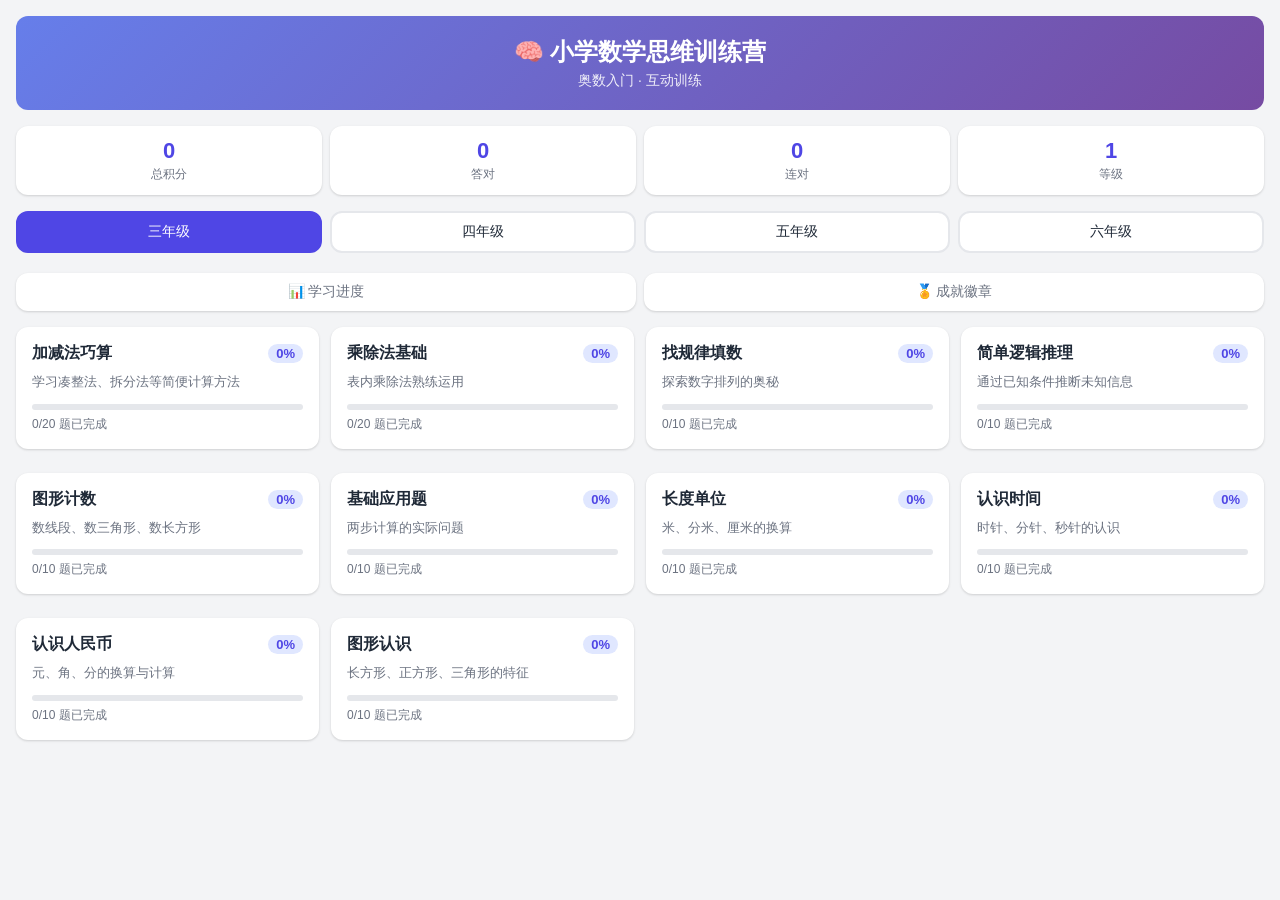
<file: math/math-thinking.html>
<!DOCTYPE html>
<html lang="zh-CN">
<head>
    <meta charset="UTF-8">
    <meta name="viewport" content="width=device-width, initial-scale=1.0, maximum-scale=1.0, user-scalable=no">
    <title>小学数学思维训练营 - 奥数入门</title>
    <style>
        * { margin: 0; padding: 0; box-sizing: border-box; }
        :root { --primary: #4f46e5; --primary-light: #e0e7ff; --success: #16a34a; --success-light: #dcfce7; --danger: #dc2626; --danger-light: #fee2e2; --warning: #f59e0b; --text-primary: #1f2937; --text-secondary: #6b7280; --bg-primary: #f3f4f6; --bg-white: #ffffff; --card-shadow: 0 1px 3px rgba(0,0,0,0.1), 0 1px 2px rgba(0,0,0,0.06); --radius: 12px; }
        body { font-family: -apple-system, BlinkMacSystemFont, 'Segoe UI', Roboto, Arial, sans-serif; background: var(--bg-primary); color: var(--text-primary); min-height: 100vh; padding: 16px; padding-bottom: 40px; }
        .header { text-align: center; padding: 20px 16px; background: linear-gradient(135deg, #667eea 0%, #764ba2 100%); border-radius: var(--radius); margin-bottom: 16px; color: white; }
        .header h1 { font-size: 24px; font-weight: 700; margin-bottom: 4px; }
        .header .subtitle { font-size: 14px; opacity: 0.9; }
        .stats-bar { display: grid; grid-template-columns: repeat(4, 1fr); gap: 8px; margin-bottom: 16px; }
        .stat-item { background: var(--bg-white); border-radius: var(--radius); padding: 12px 8px; text-align: center; box-shadow: var(--card-shadow); }
        .stat-value { font-size: 22px; font-weight: 700; color: var(--primary); }
        .stat-label { font-size: 12px; color: var(--text-secondary); margin-top: 2px; }
        .grade-selector { display: flex; gap: 8px; margin-bottom: 16px; overflow-x: auto; padding-bottom: 4px; }
        .grade-btn { flex: 1; min-width: 70px; padding: 10px 12px; border: 2px solid #e5e7eb; border-radius: var(--radius); background: var(--bg-white); font-size: 14px; font-weight: 500; color: var(--text-primary); cursor: pointer; transition: all 0.2s ease; text-align: center; }
        .grade-btn:hover { border-color: var(--primary); color: var(--primary); }
        .grade-btn.active { background: var(--primary); border-color: var(--primary); color: white; }
        .action-bar { display: flex; gap: 8px; margin-bottom: 16px; }
        .action-btn { flex: 1; padding: 10px 16px; border: none; border-radius: var(--radius); font-size: 14px; font-weight: 500; cursor: pointer; transition: all 0.2s ease; display: flex; align-items: center; justify-content: center; gap: 6px; }
        .action-btn.secondary { background: var(--bg-white); color: var(--text-secondary); box-shadow: var(--card-shadow); }
        .action-btn.secondary:hover { background: var(--primary-light); color: var(--primary); }
        .main-content { min-height: 300px; }
        .course-grid { display: grid; grid-template-columns: repeat(auto-fill, minmax(260px, 1fr)); gap: 12px; }
        .course-card { background: var(--bg-white); border-radius: var(--radius); padding: 16px; margin-bottom: 12px; box-shadow: var(--card-shadow); cursor: pointer; transition: all 0.2s ease; }
        .course-card:hover { transform: translateY(-2px); box-shadow: 0 4px 12px rgba(0,0,0,0.1); }
        .course-header { display: flex; justify-content: space-between; align-items: center; margin-bottom: 8px; }
        .course-title { font-size: 16px; font-weight: 600; color: var(--text-primary); }
        .course-badge { font-size: 13px; font-weight: 600; color: var(--primary); background: var(--primary-light); padding: 2px 8px; border-radius: 12px; }
        .course-desc { font-size: 13px; color: var(--text-secondary); margin-bottom: 12px; line-height: 1.5; }
        .progress-bar { height: 6px; background: #e5e7eb; border-radius: 3px; overflow: hidden; margin-bottom: 6px; }
        .progress-fill { height: 100%; background: linear-gradient(90deg, var(--primary), #7c3aed); border-radius: 3px; transition: width 0.3s ease; }
        .progress-text { font-size: 12px; color: var(--text-secondary); }
        .question-card { background: var(--bg-white); border-radius: var(--radius); padding: 20px; box-shadow: var(--card-shadow); margin-bottom: 16px; }
        .question-number { display: inline-block; font-size: 13px; font-weight: 600; color: var(--primary); background: var(--primary-light); padding: 4px 10px; border-radius: 12px; margin-bottom: 12px; }
        .question-hint { font-size: 13px; color: var(--warning); background: #fffbeb; border-left: 3px solid var(--warning); padding: 8px 12px; border-radius: 0 8px 8px 0; margin-bottom: 16px; }
        .question-text { font-size: 18px; font-weight: 600; color: var(--text-primary); margin-bottom: 20px; line-height: 1.6; }
        .options-container { display: grid; grid-template-columns: 1fr 1fr; gap: 12px; margin-bottom: 16px; }
        .option-btn { padding: 14px 16px; border: 2px solid #e5e7eb; border-radius: var(--radius); background: var(--bg-white); font-size: 15px; font-weight: 500; color: var(--text-primary); cursor: pointer; transition: all 0.2s ease; display: flex; align-items: center; gap: 10px; text-align: left; }
        .option-btn:hover:not(:disabled) { border-color: var(--primary); background: var(--primary-light); color: var(--primary); }
        .option-btn:disabled { cursor: default; }
        .option-btn.correct { border-color: var(--success); background: var(--success-light); color: var(--success); }
        .option-btn.wrong { border-color: var(--danger); background: var(--danger-light); color: var(--danger); }
        .option-marker { width: 28px; height: 28px; border-radius: 50%; background: #e5e7eb; display: flex; align-items: center; justify-content: center; font-size: 13px; font-weight: 600; flex-shrink: 0; }
        .option-btn.correct .option-marker { background: var(--success); color: white; }
        .option-btn.wrong .option-marker { background: var(--danger); color: white; }
        .back-btn { display: inline-flex; align-items: center; gap: 6px; padding: 8px 16px; background: var(--bg-white); border: none; border-radius: var(--radius); font-size: 14px; color: var(--text-secondary); cursor: pointer; margin-bottom: 16px; box-shadow: var(--card-shadow); transition: all 0.2s ease; }
        .back-btn:hover { background: var(--primary-light); color: var(--primary); }
        .feedback { padding: 12px 16px; border-radius: var(--radius); font-size: 14px; line-height: 1.6; display: none; }
        .feedback.show { display: block; }
        .feedback.correct { background: var(--success-light); color: var(--success); border: 1px solid #86efac; }
        .feedback.wrong { background: var(--danger-light); color: var(--danger); border: 1px solid #fca5a5; }
        .feedback-icon { margin-right: 6px; }
        .nav-buttons { display: flex; gap: 12px; margin-top: 16px; }
        .nav-btn { flex: 1; padding: 12px 20px; border: none; border-radius: var(--radius); font-size: 15px; font-weight: 600; cursor: pointer; transition: all 0.2s ease; }
        .nav-btn.primary { background: var(--primary); color: white; }
        .nav-btn.primary:hover:not(:disabled) { background: #4338ca; transform: translateY(-1px); }
        .nav-btn.secondary { background: #e5e7eb; color: var(--text-primary); }
        .nav-btn.secondary:hover:not(:disabled) { background: #d1d5db; }
        .nav-btn:disabled { opacity: 0.5; cursor: not-allowed; }
        .progress-tracker { background: white; border-radius: 12px; padding: 16px; margin-bottom: 16px; box-shadow: var(--card-shadow); }
        .tracker-header { display: flex; justify-content: space-between; margin-bottom: 12px; }
        .tracker-title { font-size: 16px; font-weight: 600; }
        .tracker-stats { font-size: 14px; color: var(--text-secondary); }
        .tracker-grid { display: grid; grid-template-columns: repeat(5, 1fr); gap: 8px; }
        .tracker-item { aspect-ratio: 1; border-radius: 8px; display: flex; align-items: center; justify-content: center; font-size: 12px; font-weight: 600; cursor: pointer; transition: all 0.2s ease; }
        .tracker-item.locked { background: #f0f0f0; color: #ccc; }
        .tracker-item.completed { background: #f6ffed; color: var(--success); }
        .badge-grid { display: grid; grid-template-columns: repeat(3, 1fr); gap: 12px; padding: 16px; }
        .badge-item { background: white; border-radius: 12px; padding: 16px 8px; text-align: center; box-shadow: var(--card-shadow); transition: all 0.2s ease; }
        .badge-item.locked { opacity: 0.5; filter: grayscale(1); }
        .badge-icon { font-size: 32px; margin-bottom: 8px; }
        .badge-name { font-size: 12px; color: var(--text-primary); font-weight: 500; }
        .badge-desc { font-size: 10px; color: var(--text-secondary); margin-top: 4px; }
        .modal-overlay { position: fixed; top: 0; left: 0; right: 0; bottom: 0; background: rgba(0,0,0,0.5); display: none; align-items: center; justify-content: center; z-index: 1000; padding: 20px; }
        .modal-overlay.show { display: flex; }
        .modal-content { background: white; border-radius: 16px; padding: 24px; max-width: 400px; width: 100%; text-align: center; animation: modalPop 0.3s ease; }
        @keyframes modalPop { from { opacity: 0; transform: scale(0.8); } to { opacity: 1; transform: scale(1); } }
        .modal-icon { font-size: 64px; margin-bottom: 16px; }
        .modal-title { font-size: 20px; font-weight: 600; margin-bottom: 8px; }
        .modal-text { font-size: 14px; color: var(--text-secondary); margin-bottom: 20px; line-height: 1.6; }
        .confetti { position: fixed; top: 0; left: 0; width: 100%; height: 100%; pointer-events: none; z-index: 999; }
        .confetti-piece { position: absolute; width: 10px; height: 10px; top: -10px; animation: confettiFall 3s ease-out forwards; }
        @keyframes confettiFall { to { top: 100%; transform: rotate(720deg); } }
        @media (max-width: 480px) { .header h1 { font-size: 20px; } .question-text { font-size: 16px; } .options-container { grid-template-columns: 1fr; } .course-grid { grid-template-columns: 1fr; } }
    </style>
</head>
<body>
    <div class="header">
        <h1>🧠 小学数学思维训练营</h1>
        <div class="subtitle">奥数入门 · 互动训练</div>
    </div>
    <div class="stats-bar">
        <div class="stat-item"><div class="stat-value" id="totalScore">0</div><div class="stat-label">总积分</div></div>
        <div class="stat-item"><div class="stat-value" id="correctCount">0</div><div class="stat-label">答对</div></div>
        <div class="stat-item"><div class="stat-value" id="streak">0</div><div class="stat-label">连对</div></div>
        <div class="stat-item"><div class="stat-value" id="level">1</div><div class="stat-label">等级</div></div>
    </div>
    <div class="grade-selector">
        <button class="grade-btn active" data-grade="3">三年级</button>
        <button class="grade-btn" data-grade="4">四年级</button>
        <button class="grade-btn" data-grade="5">五年级</button>
        <button class="grade-btn" data-grade="6">六年级</button>
    </div>
    <div class="action-bar" id="action-bar">
        <button class="action-btn secondary" onclick="showProgress()">📊 学习进度</button>
        <button class="action-btn secondary" onclick="showBadges()">🏅 成就徽章</button>
    </div>
    <div class="main-content">
        <div id="course-view"><div class="course-grid" id="course-list"></div></div>
        <div id="practice-view" style="display:none;"></div>
    </div>
    <div class="modal-overlay" id="modal">
        <div class="modal-content">
            <div class="modal-icon" id="modal-icon">🎉</div>
            <div class="modal-title" id="modal-title">恭喜！</div>
            <div class="modal-text" id="modal-text">你已完成挑战！</div>
            <button class="nav-btn primary" onclick="closeModal('modal')">继续</button>
        </div>
    </div>
    <div class="modal-overlay" id="progress-modal">
        <div class="modal-content" style="max-width:600px;">
            <div class="modal-title" style="margin-bottom:16px;">📊 学习进度</div>
            <div class="progress-tracker">
                <div class="tracker-header"><span class="tracker-title" id="progress-stats">0/0 题已完成</span></div>
                <div class="tracker-grid" id="progress-grid"></div>
            </div>
            <button class="nav-btn primary" onclick="closeModal('progress-modal')" style="margin-top:16px;">关闭</button>
        </div>
    </div>
    <div class="modal-overlay" id="badges-modal">
        <div class="modal-content" style="max-width:500px;">
            <div class="modal-title" style="margin-bottom:16px;">🏅 成就徽章</div>
            <div class="badge-grid" id="badge-grid" style="padding:0;"></div>
            <button class="nav-btn primary" onclick="closeModal('badges-modal')" style="margin-top:16px;">关闭</button>
        </div>
    </div>
    <div class="confetti" id="confetti"></div>
    <script>
const Storage = { get(k, d=null) { try { const v=localStorage.getItem(k); return v?JSON.parse(v):d; } catch(e) { return d; } }, set(k,v) { try { localStorage.setItem(k,JSON.stringify(v)); } catch(e) { console.error(e); } }};
let appState = { currentGrade:3, currentTab:'courses', currentCourse:null, currentQuestionIndex:0, score:Storage.get('score',0), correctCount:Storage.get('correctCount',0), streak:Storage.get('streak',0), level:Storage.get('level',1), completedQuestions:Storage.get('completedQuestions',{}), badges:Storage.get('badges',[]) };

function randomInt(min,max){return Math.floor(Math.random()*(max-min+1))+min;}
function shuffle(arr){const r=[...arr];for(let i=r.length-1;i>0;i--){const j=randomInt(0,i);[r[i],r[j]]=[r[j],r[i]];}return r;}
function gcd(a,b){return b===0?a:gcd(b,a%b);}
function lcm(a,b){return a*b/gcd(a,b);}
function isPrime(n){if(n<2)return false;for(let i=2;i<=Math.sqrt(n);i++)if(n%i===0)return false;return true;}

// ========== 题目生成器 ==========
function generateQ(type, grade, idx) {
    const r = (min,max)=>min+Math.floor(((idx*9301+49297)%233280)/(233280)*(max-min+1));
    switch(type) {
        // 三年级基础题型
        case 'addition': {
            const a=r(10,90),b=r(10,90),sum=a+b;
            const opts=shuffle([sum,sum+r(1,5),sum-r(1,5),sum+10].filter(v=>v>0).slice(0,4));
            return {type:'choice',hint:'尝试先凑整再计算！',question:`${a} + ${b} = ?`,options:opts.map(String),answer:String(sum),explanation:`凑整法：${a}+${b}=${sum}`};
        }
        case 'subtraction': {
            const a=r(50,100),b=r(10,a-1),diff=a-b;
            const opts=shuffle([diff,diff+r(1,3),diff-r(1,3),diff+5].filter(v=>v>0).slice(0,4));
            return {type:'choice',hint:'从大数里去掉小数',question:`${a} - ${b} = ?`,options:opts.map(String),answer:String(diff),explanation:`${a}-${b}=${diff}`};
        }
        case 'multiplication': {
            const a=r(2,9),b=r(2,9),prod=a*b;
            const opts=shuffle([prod,prod+r(1,3),prod-r(1,3),prod+5].filter(v=>v>0).slice(0,4));
            return {type:'choice',hint:'背诵乘法口诀',question:`${a} × ${b} = ?`,options:opts.map(String),answer:String(prod),explanation:`${a}×${b}=${prod}`};
        }
        case 'division': {
            const b=r(2,9),q=r(2,9),a=b*q;
            const opts=shuffle([q,q+r(1,2),q-r(1,2),q+3].filter(v=>v>0).slice(0,4));
            return {type:'choice',hint:'除法是乘法的逆运算',question:`${a} ÷ ${b} = ?`,options:opts.map(String),answer:String(q),explanation:`${a}÷${b}=${q}`};
        }
        case 'pattern': {
            const pType=r(0,3);
            if(pType===0){const s=r(1,5),st=r(2,5),seq=Array.from({length:6},(_,i)=>s+i*st),miss=r(2,4),ans=seq[miss];
                const opts=shuffle([ans,ans+r(1,3),ans-r(1,3),ans+5].filter(v=>v>0).slice(0,4));
                return {type:'choice',hint:`规律：每次加${st}`,question:`找规律：${seq.map((v,i)=>i===miss?'?':v).join(', ')}，问号处？`,options:opts.map(String),answer:String(ans),explanation:`每次加${st}`};
            }else if(pType===1){const s=r(1,3),ans=s*5;
                const opts=shuffle([ans,ans+r(1,3),ans-r(1,3),ans+5].filter(v=>v>0).slice(0,4));
                return {type:'choice',hint:`规律：${s}的倍数`,question:`找规律：${s}, ${s*2}, ${s*3}, ${s*4}, ?`,options:opts.map(String),answer:String(ans),explanation:`${s}的倍数`};
            }else if(pType===2){
                const opts=shuffle([25,24,26,20].filter(v=>v>0).slice(0,4));
                return {type:'choice',hint:'平方数规律',question:`找规律：1, 4, 9, 16, ?`,options:opts.map(String),answer:'25',explanation:`平方数：1²,2²,3²,4²,5²`};
            }else{const s=r(1,5),ans=s+10;
                const opts=shuffle([ans,ans+r(1,2),ans-r(1,2),ans+5].filter(v=>v>0).slice(0,4));
                return {type:'choice',hint:'差值递增',question:`找规律：${s}, ${s+1}, ${s+3}, ${s+6}, ?`,options:opts.map(String),answer:String(ans),explanation:`差值递增：+1,+2,+3,+4`};
            }
        }
        case 'logic': {
            const lt=r(0,2);
            if(lt===0)return{type:'choice',hint:'仔细分析每个条件',question:'小明说："我养的不是猫"，小红说："我养的不是狗"，请问小明养的是什么？',options:shuffle(['猫','狗','兔']),answer:'狗',explanation:'小明养狗，小红养兔，小强养猫'};
            if(lt===1)return{type:'choice',hint:'用排除法',question:'三个小朋友排队，甲不在第一位，乙不在第二位，丙排第几位？',options:['1','2','3'],answer:'1',explanation:'甲排第1位'};
            return{type:'choice',hint:'分析大小关系',question:'有红蓝绿三个球，最大的不是红色，最小的是绿色，中间的是什么颜色？',options:['红色','蓝色','绿色'],answer:'蓝色',explanation:'中间是蓝色'};
        }
        case 'geometry': {
            const gt=r(0,1);
            if(gt===0){const n=r(3,6),cnt=n*(n-1)/2;
                const opts=shuffle([cnt,cnt+1,cnt-1,cnt+2].filter(v=>v>0).slice(0,4));
                return{type:'choice',hint:'画出来数一数',question:`一条线段上有${n}个点，共有多少条线段？`,options:opts.map(String),answer:String(cnt),explanation:`${n}个点有${cnt}条线段`};
            }else{const m=r(2,4),n=r(2,4),cnt=m*n;
                const opts=shuffle([cnt,cnt+1,cnt-1,cnt+2].slice(0,4));
                return{type:'choice',hint:'长方形计数公式',question:`一个${m}×${n}的长方形网格，共有多少个长方形？`,options:opts.map(String),answer:String(cnt),explanation:`长方形总数=${cnt}`};
            }
        }
        case 'word': {
            const wt=r(0,2);
            if(wt===0){const a=r(5,20),b=r(3,15),t=a+b;
                const opts=shuffle([t,t+1,t-1,t+2].slice(0,4));
                return{type:'choice',hint:'找出关键信息',question:`小明有${a}个苹果，小红有${b}个橙子，他们一共有多少个水果？`,options:opts.map(String),answer:String(t),explanation:`${a}+${b}=${t}`};
            }else if(wt===1){const t=r(20,50),g=r(5,15),r2=t-g;
                const opts=shuffle([r2,r2+1,r2-1,r2+2].filter(v=>v>0).slice(0,4));
                return{type:'choice',hint:'从总数里减去',question:`篮子里有${t}个鸡蛋，拿走了${g}个，还剩多少个？`,options:opts.map(String),answer:String(r2),explanation:`${t}-${g}=${r2}`};
            }else{const g=r(3,6),p=r(4,8),t=g*p;
                const opts=shuffle([t,t+p,t-p,t+1].slice(0,4));
                return{type:'choice',hint:'分组计算',question:`一班有${g}组同学，每组${p}人，全班共有多少人？`,options:opts.map(String),answer:String(t),explanation:`${g}×${p}=${t}`};
            }
        }
        // 四年级题型
        case 'multiplication2': {
            const a=r(11,99),b=r(11,99),prod=a*b;
            const opts=shuffle([prod,prod+r(10,50),prod-r(10,50),prod+100].filter(v=>v>0).slice(0,4));
            return{type:'choice',hint:'拆分计算',question:`${a} × ${b} = ?`,options:opts.map(String),answer:String(prod),explanation:'竖式计算或拆分法'};
        }
        case 'division2': {
            const b=r(11,99),q=r(11,99),a=b*q;
            const opts=shuffle([q,q+r(1,5),q-r(1,5),q+10].filter(v=>v>0).slice(0,4));
            return{type:'choice',hint:'除法是乘法的逆运算',question:`${a} ÷ ${b} = ?`,options:opts.map(String),answer:String(q),explanation:`${a}÷${b}=${q}`};
        }
        case 'sequence': {
            const a1=r(1,10),d=r(2,5),n=r(5,10),an=a1+(n-1)*d;
            const opts=shuffle([an,an+d,an-d,an+2*d].slice(0,4));
            return{type:'choice',hint:'等差数列通项公式',question:`等差数列：${a1}, ${a1+d}, ${a1+2*d}, ... 第${n}项是多少？`,options:opts.map(String),answer:String(an),explanation:`a${n}=${a1}+(${n}-1)×${d}=${an}`};
        }
        case 'counting': {
            const a=r(2,4),b=r(2,4),t=a*b;
            const opts=shuffle([t,t+1,t-1,t+2].slice(0,4));
            return{type:'choice',hint:'乘法原理',question:`从${a}个城市选1个，${b}条路线选1条，共有多少种走法？`,options:opts.map(String),answer:String(t),explanation:`${a}×${b}=${t}`};
        }
        case 'geometry2': {
            const a=r(5,15),b=r(5,15),per=2*(a+b),area=a*b;
            const opts=shuffle([`${per},${area}`,`${per+2},${area}`,`${per-2},${area}`,`${per},${area+1}`].slice(0,4));
            return{type:'choice',hint:'记住周长和面积公式',question:`长方形长${a}cm，宽${b}cm，周长和面积分别是多少？`,options:opts,answer:`${per},${area}`,explanation:`周长=${per}cm，面积=${area}cm²`};
        }
        case 'logic2': {
            const fruits=['苹果','香蕉','橙子'],people=['小明','小红','小华'];
            return{type:'choice',hint:'画出表格帮助推理',question:`${people[0]}、${people[1]}、${people[2]}分别喜欢${fruits[0]}、${fruits[1]}、${fruits[2]}中的一种。已知：${people[0]}不喜欢${fruits[0]}，${people[1]}不吃${fruits[1]}，${people[2]}爱吃${fruits[2]}。请问${people[0]}喜欢什么？`,options:fruits,answer:fruits[1],explanation:'通过排除法推理'};
        }
        case 'measurement': {
            const m=r(2,5),cm=r(10,99),total=m*100+cm;
            const opts=shuffle([total,total+r(10,50),total-r(10,50),total+100].filter(v=>v>0).slice(0,4));
            return{type:'choice',hint:'1米=100厘米',question:`${m}米${cm}厘米 = 多少厘米？`,options:opts.map(String),answer:String(total),explanation:`${m}米${cm}厘米=${total}厘米`};
        }
        case 'time': {
            const h=r(1,11),m=r(10,50),startH=h,startM=m;
            const addM=r(30,90),endM=startM+addM,endH=startH+Math.floor(endM/60);
            const endMFinal=endM%60;
            return{type:'choice',hint:'时间加法',question:`现在是${startH}时${startM}分，过了${addM}分钟后是几时几分？`,options:[`${endH}:${String(endMFinal).padStart(2,'0')}`,`${endH+1}:${String(endMFinal).padStart(2,'0')}`,`${endH-1}:${String(endMFinal).padStart(2,'0')}`,`${endH}:${String(endMFinal+10).padStart(2,'0')}`],answer:`${endH}:${String(endMFinal).padStart(2,'0')}`,explanation:`${startH}时${startM}分+${addM}分钟=${endH}时${endMFinal}分`};
        }
        // 五年级题型
        case 'fraction': {
            const num=r(1,9),den=r(2,9),sg=gcd(num,den);
            const ans=`${num/sg}/${den/sg}`,orig=`${num}/${den}`;
            const opts=shuffle([ans,orig,`${num+1}/${den}`,`${num}/${den+1}`].slice(0,4));
            return{type:'choice',hint:'分子分母同除以最大公约数',question:`${num}/${den} 约分后是多少？`,options:opts,answer:ans,explanation:'分子分母同除以最大公约数'};
        }
        case 'decimal': {
            const a=r(1,9)/10,b=r(1,9)/10,sum=(a+b).toFixed(1);
            const opts=shuffle([sum,(parseFloat(sum)+0.1).toFixed(1),(parseFloat(sum)-0.1).toFixed(1),(parseFloat(sum)+1).toFixed(1)].slice(0,4));
            return{type:'choice',hint:'小数点对齐',question:`${a.toFixed(1)} + ${b.toFixed(1)} = ?`,options:opts,answer:sum,explanation:`${a.toFixed(1)}+${b.toFixed(1)}=${sum}`};
        }
        case 'ratio': {
            const a=r(2,6),b=r(2,6),part1=r(1,100);
            let part1adj=part1;
            while(part1adj%(a+b)!==0)part1adj++;
            const part2=part1adj*b/a;
            const opts=shuffle([part2,part2+a,part2-b,part2+a+b].slice(0,4));
            return{type:'choice',hint:'找准单位"1"',question:`甲乙之比是${a}:${b}，甲有${part1adj}个，乙有多少个？`,options:opts.map(String),answer:String(part2),explanation:`${a}:${b}=${part1adj}:${part2}`};
        }
        case 'percentage': {
            const pct=[10,20,25,30,40,50,60,75][r(0,7)],total=r(10,20)*100,part=total*pct/100;
            const opts=shuffle([part,part+10,part-10,part+pct].slice(0,4));
            return{type:'choice',hint:'百分数转小数计算',question:`${total}的${pct}%是多少？`,options:opts.map(String),answer:String(part),explanation:`${total}×${pct}%=${part}`};
        }
        case 'speed': {
            const v1=r(40,80),v2=r(40,80),time=r(1,3),dist=(v1+v2)*time;
            const opts=shuffle([dist,dist+v1,dist-v1,dist+10].slice(0,4));
            return{type:'choice',hint:'画线段图帮助理解',question:`甲乙两人相向而行，甲速${v1}km/h，乙速${v2}km/h，${time}小时后相遇，两地相距多少km？`,options:opts.map(String),answer:String(dist),explanation:`(${v1}+${v2})×${time}=${dist}`};
        }
        case 'interest': {
            const w1=r(10,20),w2=r(10,20),time=1/(1/w1+1/w2);
            const ans=time%1===0?String(time):time.toFixed(1);
            const opts=shuffle([ans,String(time+1),String(time-1)]);
            return{type:'choice',hint:'把总量看作单位"1"',question:`一项工程，甲单独做${w1}天完成，乙单独做${w2}天完成，合作几天完成？`,options:opts,answer:ans,explanation:`合作效率=1/${w1}+1/${w2}`};
        }
        case 'equation': {
            const x=r(2,10),a=r(2,5),b=r(1,10),result=a*x+b;
            const opts=shuffle([x,x+1,x-1,x+2].slice(0,4));
            return{type:'choice',hint:'先移项再求解',question:`解方程：${a}x + ${b} = ${result}，x = ?`,options:opts.map(String),answer:String(x),explanation:`${a}x=${result}-${b}=${result-b}，x=${x}`};
        }
        case 'circle': {
            const r2=r(2,6),area=(3.14*r2*r2).toFixed(1);
            const opts=shuffle([area,(3.14*r2*2).toFixed(1),(3.14*r2*r2*2).toFixed(1)].slice(0,4));
            return{type:'choice',hint:'圆面积=πr²',question:`圆的半径${r2}cm，面积是多少？（π取3.14）`,options:opts,answer:area,explanation:`S=πr²=3.14×${r2}²=${area}`};
        }
        case 'probability': {
            const red=r(2,5),blue=r(2,5);
            const total = red+blue;
            return{type:'choice',hint:'概率=目标情况数÷总情况数',question:`袋中有${red}个红球、${blue}个蓝球，随机摸一个，摸到红球的概率是多少？`,options:shuffle([`${red}/${total}`,`${blue}/${total}`,`${red}/${total-1}`,`${blue}/${total}`]),answer:`${red}/${total}`,explanation:`概率=${red}÷${total}=${red}/${total}`};
        }
        case 'number': {
            const primes=[2,3,5,7,11,13,17,19,23,29,31,37,41,43,47,53,59,61,67,71,73,79,83,89,97];
            const num=r(10,99),isP=primes.includes(num);
            return{type:'choice',hint:'回忆质数合数的定义',question:`${num}是质数还是合数？`,options:['质数','合数'],answer:isP?'质数':'合数',explanation:isP?`${num}只有1和${num}两个因数`:`${num}除了1和${num}还有其他因数`};
        }
        case 'sequence2': {
            const a1=r(1,5),d=r(2,4),n=r(5,8),sum=n*a1+n*(n-1)*d/2;
            const opts=shuffle([sum,sum+d,sum-d,sum+n].slice(0,4));
            return{type:'choice',hint:'等差数列求和公式',question:`等差数列：${a1}, ${a1+d}, ${a1+2*d}... 前${n}项和是多少？`,options:opts.map(String),answer:String(sum),explanation:`S${n}=${n}×${a1}+${n}(${n}-1)×${d}/2=${sum}`};
        }
        // 六年级题型
        case 'competition': {
            const age=r(8,15),motherAge=age*3,years=r(3,8),momYears=motherAge+years;
            const opts=shuffle([momYears,momYears+years,momYears-years,age+years].slice(0,4));
            return{type:'choice',hint:'仔细分析数量关系',question:`小明${age}岁，妈妈的年龄是小明的3倍。${years}年后，妈妈几岁？`,options:opts.map(String),answer:String(momYears),explanation:`妈妈现在${motherAge}岁，${years}年后${momYears}岁`};
        }
        case 'algebra': {
            const x=r(2,10),a=r(2,5),result=a*x;
            const opts=shuffle([x,x*a,x+a,x-a].slice(0,4));
            return{type:'choice',hint:'逆运算',question:`一个数的${a}倍是${result}，这个数是多少？`,options:opts.map(String),answer:String(x),explanation:`${result}÷${a}=${x}`};
        }
        case 'volume': {
            const l=r(5,15),w=r(5,15),h=r(5,15),vol=l*w*h;
            const opts=shuffle([vol,vol+l,vol-w,vol+h].slice(0,4));
            return{type:'choice',hint:'长方体体积=长×宽×高',question:`长方体长${l}cm，宽${w}cm，高${h}cm，体积是多少？`,options:opts.map(String),answer:String(vol),explanation:`V=${l}×${w}×${h}=${vol}cm³`};
        }
        case 'simplify': {
            const a=r(2,10),b=r(2,10),g=gcd(a,b);
            const simplified=`${a/g}/${b/g}`,original=`${a}/${b}`;
            const opts=shuffle([simplified,original,`${a+1}/${b}`,`${a}/${b+1}`].slice(0,4));
            return{type:'choice',hint:'分子分母同除以最大公约数',question:`${original} 约分后是多少？`,options:opts,answer:simplified,explanation:`${a}/${b}=${a/g}/${b/g}`};
        }
        case 'mixed': {
            const a=r(1,5),b=r(1,5),sum=a+b;
            return{type:'choice',hint:'同分母相加，分子相加',question:`${a}/${b} + ${(sum-a)}/${b} = ?`,options:['1','2','0','1/2'],answer:'1',explanation:'同分母相加，分子相加'};
        }
        default: {
            const a=r(10,90),b=r(10,90),sum=a+b;
            const opts=shuffle([sum,sum+r(1,5),sum-r(1,5),sum+10].filter(v=>v>0).slice(0,4));
            return{type:'choice',hint:'尝试先凑整再计算！',question:`${a} + ${b} = ?`,options:opts.map(String),answer:String(sum),explanation:`凑整法：${a}+${b}=${sum}`};
        }
    }
}

// ========== 课程体系 ==========
const courseData = {
    3: [
        {id:'g3_addition',title:'加减法巧算',desc:'学习凑整法、拆分法等简便计算方法',types:['addition','subtraction']},
        {id:'g3_multiplication',title:'乘除法基础',desc:'表内乘除法熟练运用',types:['multiplication','division']},
        {id:'g3_pattern',title:'找规律填数',desc:'探索数字排列的奥秘',types:['pattern']},
        {id:'g3_logic',title:'简单逻辑推理',desc:'通过已知条件推断未知信息',types:['logic']},
        {id:'g3_geometry',title:'图形计数',desc:'数线段、数三角形、数长方形',types:['geometry']},
        {id:'g3_word',title:'基础应用题',desc:'两步计算的实际问题',types:['word']},
        {id:'g3_measurement',title:'长度单位',desc:'米、分米、厘米的换算',types:['measurement']},
        {id:'g3_time',title:'认识时间',desc:'时针、分针、秒针的认识',types:['time']},
        {id:'g3_money',title:'认识人民币',desc:'元、角、分的换算与计算',types:['word']},
        {id:'g3_shape',title:'图形认识',desc:'长方形、正方形、三角形的特征',types:['geometry']}
    ],
    4: [
        {id:'g4_calc',title:'乘除法巧算',desc:'速算技巧与分配律应用',types:['multiplication2','division2']},
        {id:'g4_sequence',title:'数列与等差',desc:'等差数列求和与项数计算',types:['sequence']},
        {id:'g4_counting',title:'计数原理',desc:'加法原理、乘法原理初步',types:['counting']},
        {id:'g4_geometry',title:'周长与面积',desc:'组合图形的周长面积计算',types:['geometry2']},
        {id:'g4_logic',title:'逻辑推理进阶',desc:'表格推理、真假话问题',types:['logic2']},
        {id:'g4_measurement',title:'单位换算',desc:'长度、重量、容量的换算',types:['measurement']},
        {id:'g4_time',title:'时间计算',desc:'经过时间的计算',types:['time']},
        {id:'g4_money',title:'小数加减',desc:'简单小数的加减运算',types:['decimal']},
        {id:'g4_fraction',title:'分数初步',desc:'分数的认识与简单比较',types:['fraction']},
        {id:'g4_pattern',title:'复杂规律',desc:'多维规律探索',types:['pattern']}
    ],
    5: [
        {id:'g5_fraction',title:'分数巧算',desc:'分数加减乘除的速算技巧',types:['fraction','simplify']},
        {id:'g5_decimal',title:'小数运算',desc:'小数加减乘除的熟练计算',types:['decimal']},
        {id:'g5_ratio',title:'比例问题',desc:'按比例分配与比例计算',types:['ratio']},
        {id:'g5_percentage',title:'百分数',desc:'百分数的意义与计算',types:['percentage']},
        {id:'g5_speed',title:'行程问题',desc:'相遇、追及问题的解题策略',types:['speed']},
        {id:'g5_interest',title:'工程问题',desc:'工作效率与时间的关系',types:['interest']},
        {id:'g5_equation',title:'简易方程',desc:'列方程解应用题',types:['equation']},
        {id:'g5_circle',title:'圆的认识',desc:'圆的周长与面积',types:['circle']},
        {id:'g5_probability',title:'可能性',desc:'简单事件的概率计算',types:['probability']},
        {id:'g5_number',title:'数论初步',desc:'质数合数、因数倍数',types:['number','sequence2']}
    ],
    6: [
        {id:'g6_ratio',title:'比例与百分数',desc:'比例应用题与百分数计算',types:['ratio','percentage']},
        {id:'g6_circle',title:'圆与扇形',desc:'圆的周长面积与组合图形',types:['circle']},
        {id:'g6_equation',title:'方程与不等式',desc:'列方程解复杂应用题',types:['equation','algebra']},
        {id:'g6_probability',title:'概率统计',desc:'可能性大小与数据分析',types:['probability']},
        {id:'g6_competition',title:'竞赛综合',desc:'奥数综合题挑战',types:['competition','volume']},
        {id:'g6_algebra',title:'代数初步',desc:'用字母表示数与简单方程',types:['algebra']},
        {id:'g6_volume',title:'立体图形',desc:'长方体正方体的体积表面积',types:['volume']},
        {id:'g6_simplify',title:'分数化简',desc:'分数的约分与通分',types:['simplify']},
        {id:'g6_mixed',title:'混合运算',desc:'分数小数混合运算',types:['mixed']},
        {id:'g6_exam',title:'综合测试',desc:'模拟考试题型训练',types:['competition','algebra','volume','simplify']}
    ]
};

// ========== 生成题目数据 ==========
function generateAllQuestions() {
    for (const grade of [3,4,5,6]) {
        for (const course of courseData[grade]) {
            const allQuestions = [];
            for (const type of course.types) {
                for (let i = 0; i < 10; i++) {
                    allQuestions.push(generateQ(type, grade, i + allQuestions.length));
                }
            }
            course.questions = shuffle(allQuestions);
        }
    }
}
generateAllQuestions();

// ========== 徽章系统 ==========
const badges = [
    {id:'first_step',name:'第一步',icon:'👶',desc:'完成第一道题',condition:s=>s.correctCount>=1},
    {id:'streak_5',name:'连连看',icon:'🔥',desc:'连续答对5题',condition:s=>s.streak>=5},
    {id:'streak_10',name:'势如破竹',icon:'⚡',desc:'连续答对10题',condition:s=>s.streak>=10},
    {id:'score_100',name:'积分达人',icon:'💯',desc:'累计积分100',condition:s=>s.score>=100},
    {id:'score_500',name:'积分高手',icon:'🏆',desc:'累计积分500',condition:s=>s.score>=500},
    {id:'score_1000',name:'积分大师',icon:'👑',desc:'累计积分1000',condition:s=>s.score>=1000},
    {id:'grade_3_complete',name:'三年级毕业',icon:'🎓',desc:'完成三年级所有课程',condition:s=>checkGradeComplete(s,3)},
    {id:'grade_4_complete',name:'四年级毕业',icon:'🎓',desc:'完成四年级所有课程',condition:s=>checkGradeComplete(s,4)},
    {id:'grade_5_complete',name:'五年级毕业',icon:'🎓',desc:'完成五年级所有课程',condition:s=>checkGradeComplete(s,5)},
    {id:'grade_6_complete',name:'六年级毕业',icon:'🎓',desc:'完成六年级所有课程',condition:s=>checkGradeComplete(s,6)},
    {id:'all_correct',name:'全对王',icon:'⭐',desc:'连续答对20题',condition:s=>s.streak>=20},
    {id:'explorer',name:'探索者',icon:'🗺️',desc:'尝试所有题型',condition:s=>Object.keys(s.completedQuestions).length>=20}
];

function checkGradeComplete(state, grade) {
    const courses = courseData[grade] || [];
    return courses.every(course => {
        const courseQuestions = course.questions || [];
        return courseQuestions.every((_, idx) => {
            const key = `${course.id}_${idx}`;
            return state.completedQuestions[key] === true;
        });
    });
}

function checkBadges(state) {
    const newBadges = [];
    badges.forEach(badge => {
        if (!state.badges.includes(badge.id) && badge.condition(state)) {
            newBadges.push(badge.id);
        }
    });
    if (newBadges.length > 0) {
        state.badges = [...state.badges, ...newBadges];
        Storage.set('badges', state.badges);
        showModal('🏅', '获得新徽章！', newBadges.map(id => badges.find(b => b.id === id)?.name).join('、'));
    }
}

// ========== UI 渲染 ==========
function renderCourseList() {
    const courses = courseData[appState.currentGrade] || [];
    const container = document.getElementById('course-list');
    container.innerHTML = courses.map((course, idx) => {
        const completed = course.questions.filter((_, i) => appState.completedQuestions[`${course.id}_${i}`] === true).length;
        const progress = Math.round(completed / course.questions.length * 100);
        return `
            <div class="course-card" onclick="startCourse(${idx})">
                <div class="course-header">
                    <span class="course-title">${course.title}</span>
                    <span class="course-badge">${progress}%</span>
                </div>
                <div class="course-desc">${course.desc}</div>
                <div class="progress-bar"><div class="progress-fill" style="width:${progress}%"></div></div>
                <div class="progress-text">${completed}/${course.questions.length} 题已完成</div>
            </div>
        `;
    }).join('');
}

function renderPracticeQuestion() {
    const courses = courseData[appState.currentGrade] || [];
    if (!appState.currentCourse && appState.currentCourse !== 0) return;
    const course = courses[appState.currentCourse];
    if (!course) return;
    const questions = course.questions || [];
    if (appState.currentQuestionIndex >= questions.length) {
        appState.currentQuestionIndex = 0;
    }
    const question = questions[appState.currentQuestionIndex];
    const container = document.getElementById('practice-view');
    const progress = ((appState.currentQuestionIndex) / questions.length * 100).toFixed(0);
    container.innerHTML = `
        <button class="back-btn" onclick="backToCourses()">← 返回课程</button>
        <div class="question-card">
            <span class="question-number">第 ${appState.currentQuestionIndex + 1}/${questions.length} 题</span>
            <div class="progress-bar" style="margin-bottom:16px;"><div class="progress-fill" style="width:${progress}%"></div></div>
            <div class="question-hint">💡 ${question.hint}</div>
            <div class="question-text">${question.question}</div>
            ${question.type === 'choice' ? `<div class="options-container">${question.options.map((opt, idx) => `<button class="option-btn" onclick="selectAnswer(${idx}, '${opt.replace(/'/g, "\\'")}')"><span class="option-marker">${String.fromCharCode(65 + idx)}</span><span>${opt}</span></button>`).join('')}</div>` : ''}
            <div class="feedback" id="feedback"></div>
        </div>
        <div class="nav-buttons">
            <button class="nav-btn secondary" onclick="prevQuestion()" ${appState.currentQuestionIndex === 0 ? 'disabled' : ''}>上一题</button>
            <button class="nav-btn primary" onclick="nextQuestion()" ${appState.currentQuestionIndex === questions.length - 1 ? 'disabled' : ''}>下一题</button>
        </div>
    `;
}

function showProgress() {
    const modal = document.getElementById('progress-modal');
    const totalQuestions = Object.keys(appState.completedQuestions).length;
    const allCourses = Object.values(courseData).flat();
    const totalAll = allCourses.reduce((sum, c) => sum + (c.questions?.length || 0), 0);
    const stats = document.getElementById('progress-stats');
    stats.textContent = `${totalQuestions}/${totalAll} 题已完成`;
    const grid = document.getElementById('progress-grid');
    const allKeys = [];
    allCourses.forEach(course => { (course.questions || []).forEach((_, i) => allKeys.push(`${course.id}_${i}`)); });
    let html = '';
    for (let i = 0; i < Math.min(allKeys.length, 60); i++) {
        const key = allKeys[i];
        const completed = appState.completedQuestions[key];
        html += `<div class="tracker-item ${completed ? 'completed' : 'locked'}" title="第${i+1}题">${i + 1}</div>`;
    }
    grid.innerHTML = html;
    modal.classList.add('show');
}

function showBadges() {
    const modal = document.getElementById('badges-modal');
    const grid = document.getElementById('badge-grid');
    grid.innerHTML = badges.map(badge => {
        const unlocked = appState.badges.includes(badge.id);
        return `
            <div class="badge-item ${unlocked ? '' : 'locked'}">
                <div class="badge-icon">${badge.icon}</div>
                <div class="badge-name">${badge.name}</div>
                <div class="badge-desc">${badge.desc}</div>
            </div>
        `;
    }).join('');
    modal.classList.add('show');
}

function closeModal(id) {
    document.getElementById(id).classList.remove('show');
}

// ========== 交互逻辑 ==========
function selectAnswer(idx, value) {
    const courses = courseData[appState.currentGrade] || [];
    if (!appState.currentCourse || appState.currentCourse >= courses.length) return;
    const course = courses[appState.currentCourse];
    const question = course.questions[appState.currentQuestionIndex];
    if (!question) return;
    const buttons = document.querySelectorAll('.option-btn');
    buttons.forEach((btn, i) => {
        btn.disabled = true;
        if (question.options[i] === question.answer) btn.classList.add('correct');
        else if (i === idx && value !== question.answer) btn.classList.add('wrong');
    });
    const feedback = document.getElementById('feedback');
    const isCorrect = value === question.answer;
    if (isCorrect) {
        feedback.className = 'feedback show correct';
        feedback.innerHTML = `<span class="feedback-icon">✅</span>回答正确！${question.explanation}`;
        appState.score += 10;
        appState.correctCount++;
        appState.streak++;
        const key = `${course.id}_${appState.currentQuestionIndex}`;
        appState.completedQuestions[key] = true;
        checkBadges(appState);
        showConfetti();
    } else {
        feedback.className = 'feedback show wrong';
        feedback.innerHTML = `<span class="feedback-icon">❌</span>答错了，正确答案是 ${question.answer}。${question.explanation}`;
        appState.streak = 0;
    }
    Storage.set('score', appState.score);
    Storage.set('correctCount', appState.correctCount);
    Storage.set('streak', appState.streak);
    Storage.set('completedQuestions', appState.completedQuestions);
    updateStats();
}

function startCourse(idx) {
    appState.currentCourse = idx;
    appState.currentQuestionIndex = 0;
    document.getElementById('course-view').style.display = 'none';
    document.getElementById('practice-view').style.display = 'block';
    renderPracticeQuestion();
}

function backToCourses() {
    appState.currentCourse = null;
    appState.currentQuestionIndex = 0;
    document.getElementById('course-view').style.display = 'block';
    document.getElementById('practice-view').style.display = 'none';
    renderCourseList();
}

function prevQuestion() {
    if (appState.currentQuestionIndex > 0) {
        appState.currentQuestionIndex--;
        renderPracticeQuestion();
    }
}

function nextQuestion() {
    const courses = courseData[appState.currentGrade] || [];
    const course = courses[appState.currentCourse];
    if (!course) return;
    if (appState.currentQuestionIndex < (course.questions?.length || 0) - 1) {
        appState.currentQuestionIndex++;
        renderPracticeQuestion();
    }
}

function updateStats() {
    document.getElementById('totalScore').textContent = appState.score;
    document.getElementById('correctCount').textContent = appState.correctCount;
    document.getElementById('streak').textContent = appState.streak;
    appState.level = Math.floor(appState.score / 100) + 1;
    document.getElementById('level').textContent = appState.level;
    Storage.set('level', appState.level);
}

// ========== 特效 ==========
function showConfetti() {
    const container = document.getElementById('confetti');
    const colors = ['#ff6b6b', '#4ecdc4', '#45b7d1', '#96ceb4', '#ffeaa7', '#dfe6e9'];
    for (let i = 0; i < 30; i++) {
        const piece = document.createElement('div');
        piece.className = 'confetti-piece';
        piece.style.left = Math.random() * 100 + '%';
        piece.style.backgroundColor = colors[Math.floor(Math.random() * colors.length)];
        piece.style.animationDelay = Math.random() * 0.5 + 's';
        piece.style.borderRadius = Math.random() > 0.5 ? '50%' : '0';
        container.appendChild(piece);
    }
    setTimeout(() => { container.innerHTML = ''; }, 3000);
}

function showModal(icon, title, text) {
    document.getElementById('modal-icon').textContent = icon;
    document.getElementById('modal-title').textContent = title;
    document.getElementById('modal-text').textContent = text;
    document.getElementById('modal').classList.add('show');
}

function closeModal(id) {
    if (id) document.getElementById(id).classList.remove('show');
}

// ========== 初始化 ==========
function init() {
    document.querySelectorAll('.grade-btn').forEach(btn => {
        btn.addEventListener('click', () => {
            document.querySelectorAll('.grade-btn').forEach(b => b.classList.remove('active'));
            btn.classList.add('active');
            appState.currentGrade = parseInt(btn.dataset.grade);
            appState.currentCourse = null;
            appState.currentQuestionIndex = 0;
            document.getElementById('course-view').style.display = 'block';
            document.getElementById('practice-view').style.display = 'none';
            renderCourseList();
        });
    });
    document.getElementById('modal')?.addEventListener('click', (e) => { if (e.target.id === 'modal') closeModal(); });
    document.addEventListener('keydown', (e) => { if (e.key === 'Escape') { document.querySelectorAll('.modal-overlay.show').forEach(m => m.classList.remove('show')); } });
    renderCourseList();
    updateStats();
}
init();
    </script>
</body>
</html>
</file>
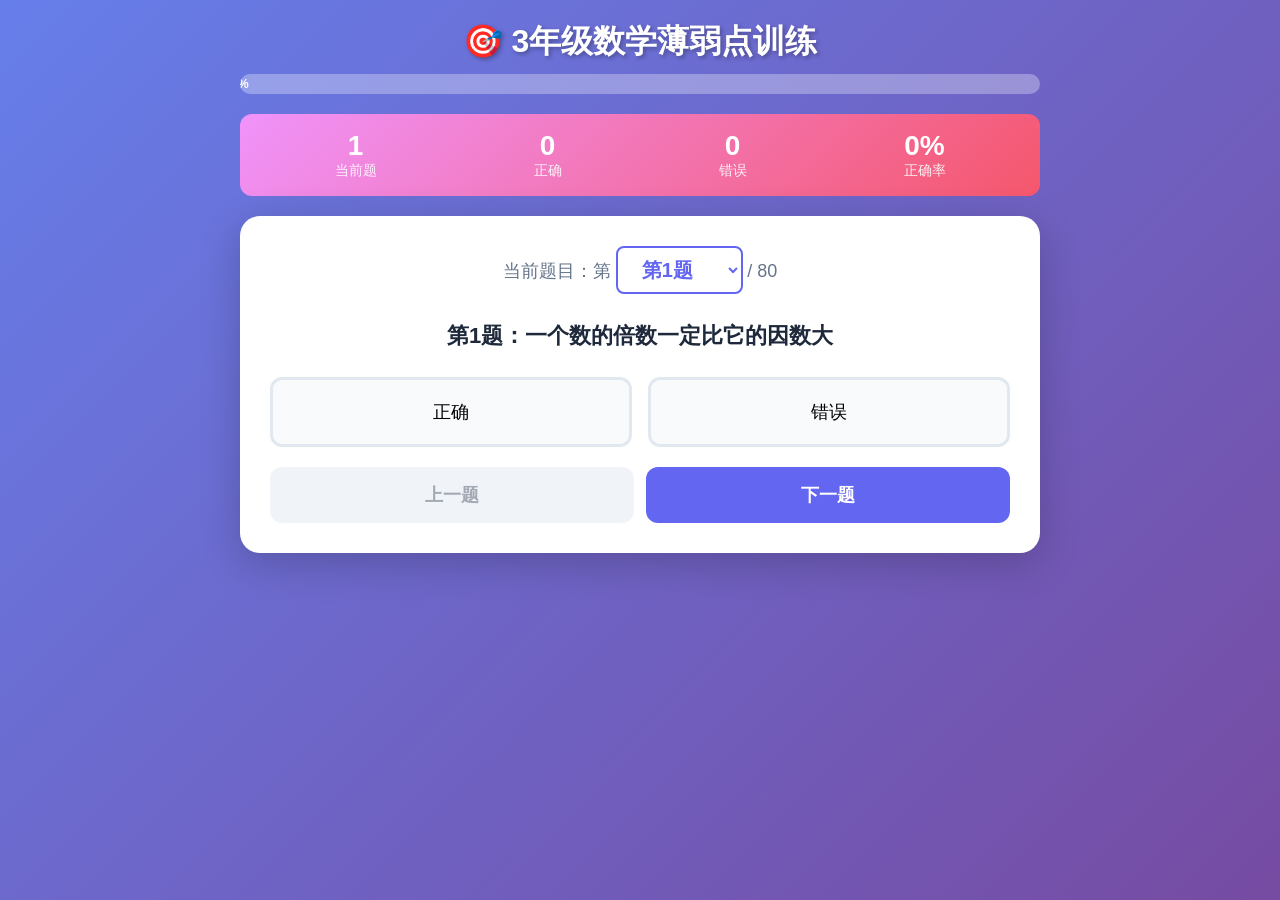
<file: math/math-weakpoints-80.html>
<!DOCTYPE html>
<html lang="zh-CN">
<head>
    <meta charset="UTF-8">
    <meta name="viewport" content="width=device-width, initial-scale=1.0">
    <title>3年级数学薄弱点训练（80题）</title>
    <style>
        * { margin: 0; padding: 0; box-sizing: border-box; }
        body {
            font-family: 'Microsoft YaHei', sans-serif;
            background: linear-gradient(135deg, #667eea 0%, #764ba2 100%);
            min-height: 100vh;
            padding: 20px;
        }
        .container {
            max-width: 800px;
            margin: 0 auto;
        }
        h1 {
            text-align: center;
            color: white;
            margin-bottom: 10px;
            font-size: 32px;
            text-shadow: 2px 2px 4px rgba(0,0,0,0.3);
        }
        .progress-bar {
            background: rgba(255,255,255,0.3);
            border-radius: 20px;
            height: 20px;
            margin-bottom: 20px;
            overflow: hidden;
        }
        .progress-fill {
            background: linear-gradient(90deg, #f093fb, #f5576c);
            height: 100%;
            border-radius: 20px;
            transition: width 0.5s ease;
            display: flex;
            align-items: center;
            justify-content: center;
            color: white;
            font-weight: bold;
            font-size: 12px;
        }
        .card {
            background: white;
            border-radius: 20px;
            padding: 30px;
            margin-bottom: 20px;
            box-shadow: 0 10px 40px rgba(0,0,0,0.2);
        }
        .question-nav {
            display: flex;
            flex-wrap: wrap;
            gap: 8px;
            margin-bottom: 20px;
            justify-content: center;
        }
        .nav-dot {
            width: 36px;
            height: 36px;
            border-radius: 50%;
            display: flex;
            align-items: center;
            justify-content: center;
            font-size: 14px;
            font-weight: bold;
            cursor: pointer;
            transition: all 0.3s ease;
            border: 2px solid transparent;
        }
        .nav-dot:hover { transform: scale(1.1); }
        .nav-dot.active { background: #6366f1; color: white; transform: scale(1.15); }
        .nav-dot.correct { background: #10b981; color: white; }
        .nav-dot.wrong { background: #ef4444; color: white; }
        .nav-dot.unanswered { background: #e2e8f0; color: #64748b; }
        
        .question {
            font-size: 22px;
            font-weight: bold;
            color: #1e293b;
            margin-bottom: 24px;
            text-align: center;
            line-height: 1.6;
        }
        .options {
            display: grid;
            grid-template-columns: 1fr 1fr;
            gap: 16px;
        }
        @media (max-width: 600px) {
            .options { grid-template-columns: 1fr; }
        }
        .option {
            padding: 20px;
            background: #f8fafc;
            border: 3px solid #e2e8f0;
            border-radius: 12px;
            cursor: pointer;
            font-size: 18px;
            font-weight: 500;
            transition: all 0.3s ease;
            text-align: center;
        }
        .option:hover {
            background: #e0e7ff;
            border-color: #6366f1;
            transform: translateY(-3px);
            box-shadow: 0 4px 12px rgba(99,102,241,0.2);
        }
        .option.correct {
            background: #d1fae5;
            border-color: #10b981;
            color: #065f46;
        }
        .option.wrong {
            background: #fee2e2;
            border-color: #ef4444;
            color: #991b1b;
        }
        .option:disabled {
            cursor: default;
            opacity: 0.7;
        }
        .feedback {
            margin-top: 20px;
            padding: 16px;
            border-radius: 12px;
            font-size: 16px;
            font-weight: bold;
            text-align: center;
            animation: fadeIn 0.3s ease;
        }
        @keyframes fadeIn {
            from { opacity: 0; transform: translateY(-10px); }
            to { opacity: 1; transform: translateY(0); }
        }
        .feedback.correct { background: #d1fae5; color: #065f46; }
        .feedback.wrong { background: #fee2e2; color: #991b1b; }
        
        .buttons {
            display: flex;
            gap: 12px;
            margin-top: 20px;
        }
        .btn {
            flex: 1;
            padding: 16px;
            border: none;
            border-radius: 12px;
            font-size: 18px;
            font-weight: bold;
            cursor: pointer;
            transition: all 0.3s ease;
        }
        .btn:hover { transform: translateY(-2px); }
        .btn-prev { background: #e2e8f0; color: #475569; }
        .btn-next { background: #6366f1; color: white; }
        .btn-restart { background: #10b981; color: white; }
        .btn:disabled { opacity: 0.5; cursor: not-allowed; transform: none; }
        
        .stats {
            display: flex;
            justify-content: space-around;
            margin-bottom: 20px;
            padding: 16px;
            background: linear-gradient(135deg, #f093fb, #f5576c);
            border-radius: 12px;
            color: white;
        }
        .stat-item { text-align: center; }
        .stat-value { font-size: 28px; font-weight: bold; }
        .stat-label { font-size: 14px; opacity: 0.9; }
        
        .answer-section {
            margin-top: 20px;
        }
        .answer-input {
            width: 100%;
            padding: 16px;
            border: 3px solid #e2e8f0;
            border-radius: 12px;
            font-size: 20px;
            text-align: center;
            transition: border-color 0.3s ease;
        }
        .answer-input:focus {
            outline: none;
            border-color: #6366f1;
        }
    </style>
</head>
<body>
    <div class="container">
        <h1>🎯 3年级数学薄弱点训练</h1>
        
        <div class="progress-bar">
            <div class="progress-fill" id="progressFill" style="width: 0%;">0%</div>
        </div>
        
        <div class="stats">
            <div class="stat-item">
                <div class="stat-value" id="currentNum">1</div>
                <div class="stat-label">当前题</div>
            </div>
            <div class="stat-item">
                <div class="stat-value" id="correctCount">0</div>
                <div class="stat-label">正确</div>
            </div>
            <div class="stat-item">
                <div class="stat-value" id="wrongCount">0</div>
                <div class="stat-label">错误</div>
            </div>
            <div class="stat-item">
                <div class="stat-value" id="accuracy">0%</div>
                <div class="stat-label">正确率</div>
            </div>
        </div>
        
        <div class="card">
            <div style="text-align: center; margin-bottom: 24px;">
                <span style="font-size: 18px; color: #64748b;">当前题目：第 </span>
                <select id="questionSelect" onchange="jumpToQuestion(this.value)" style="padding: 10px 20px; border: 2px solid #6366f1; border-radius: 8px; font-size: 20px; font-weight: bold; color: #6366f1; cursor: pointer; background: white;">
                </select>
                <span style="font-size: 18px; color: #64748b;"> / 80</span>
            </div>
            
            <div class="question" id="questionText"></div>
            
            <div class="options" id="optionsContainer"></div>
            
            <div class="answer-section" id="answerSection" style="display: none;">
                <input type="text" class="answer-input" id="answerInput" placeholder="输入你的答案...">
            </div>
            
            <div class="feedback" id="feedback" style="display: none;"></div>
            
            <div class="buttons">
                <button class="btn btn-prev" id="prevBtn" onclick="prevQuestion()">上一题</button>
                <button class="btn btn-next" id="nextBtn" onclick="nextQuestion()">下一题</button>
            </div>
        </div>
    </div>

    <script>
        // 80道题目数据
        const questions = [
            // 概念辨析题（20道）
            { type: 'concept', question: '一个数的倍数一定比它的因数大', options: ['正确', '错误'], correct: 1, reason: '一个数的最小倍数等于最大因数，都等于它本身' },
            { type: 'concept', question: '1小时等于3600秒', options: ['正确', '错误'], correct: 0, reason: '1小时=60分，1分=60秒，所以1小时=60×60=3600秒' },
            { type: 'concept', question: '长方形周长计算公式是2×(长+宽)', options: ['正确', '错误'], correct: 0, reason: '长方形周长=2×(长+宽)' },
            { type: 'concept', question: '一个数最大的因数是它本身', options: ['正确', '错误'], correct: 0, reason: '一个数最小的因数是1，最大的因数是它本身' },
            { type: 'concept', question: '倍数和因数是独立存在的概念', options: ['正确', '错误'], correct: 1, reason: '倍数和因数是成对出现的，不能独立存在' },
            { type: 'concept', question: '0是任何数的因数', options: ['正确', '错误'], correct: 1, reason: '0不能作除数，所以0不是任何数的因数' },
            { type: 'concept', question: '正方形的周长是边长的4倍', options: ['正确', '错误'], correct: 0, reason: '正方形周长=边长×4' },
            { type: 'concept', question: '1千米=1000米', options: ['正确', '错误'], correct: 0, reason: '长度单位换算：1千米=1000米' },
            { type: 'concept', question: '1吨=1000千克', options: ['正确', '错误'], correct: 0, reason: '质量单位换算：1吨=1000千克' },
            { type: 'concept', question: '长方形和正方形都是特殊的平行四边形', options: ['正确', '错误'], correct: 0, reason: '长方形和正方形都有两组对边平行且相等' },
            { type: 'concept', question: '分数的分子表示取了几份', options: ['正确', '错误'], correct: 0, reason: '分子表示取的份数，分母表示平均分成几份' },
            { type: 'concept', question: '1千克棉花比1千克铁轻', options: ['正确', '错误'], correct: 1, reason: '同样都是1千克，重量相等' },
            { type: 'concept', question: '三位数乘一位数，积一定是四位数', options: ['正确', '错误'], correct: 1, reason: '如100×2=200，积是三位数' },
            { type: 'concept', question: '0乘任何数都得0', options: ['正确', '错误'], correct: 0, reason: '0乘任何数都得0' },
            { type: 'concept', question: '1米的十分之一是一厘米', options: ['正确', '错误'], correct: 0, reason: '1米=100厘米，十分之一就是10厘米' },
            { type: 'concept', question: '两个正方形拼在一起一定是长方形', options: ['正确', '错误'], correct: 1, reason: '如果边长相等拼在一起，可能是长方形，也可能是更大的正方形' },
            { type: 'concept', question: '周长相等的两个长方形，面积一定相等', options: ['正确', '错误'], correct: 1, reason: '周长相等但长宽不同，面积可能不同' },
            { type: 'concept', question: '被除数和除数相同，商是1', options: ['正确', '错误'], correct: 0, reason: '任何非零数除以它本身商都是1' },
            { type: 'concept', question: '把5个苹果分给5个人，每人一定分到1个', options: ['正确', '错误'], correct: 1, reason: '没有说平均分，每人分到的不一定一样多' },
            { type: 'concept', question: '边长1厘米的正方形，周长和面积相等', options: ['正确', '错误'], correct: 1, reason: '周长是4厘米，面积是1平方厘米，单位不同不能比较' },
            
            // 计算题（20道）
            { type: 'calc', question: '25 × 4 = ?', answer: '100' },
            { type: 'calc', question: '125 × 8 = ?', answer: '1000' },
            { type: 'calc', question: '360 ÷ 9 = ?', answer: '40' },
            { type: 'calc', question: '48 × 5 = ?', answer: '240' },
            { type: 'calc', question: '720 ÷ 8 = ?', answer: '90' },
            { type: 'calc', question: '15 × 6 = ?', answer: '90' },
            { type: 'calc', question: '24 × 5 = ?', answer: '120' },
            { type: 'calc', question: '560 ÷ 7 = ?', answer: '80' },
            { type: 'calc', question: '18 × 5 = ?', answer: '90' },
            { type: 'calc', question: '630 ÷ 9 = ?', answer: '70' },
            { type: 'calc', question: '22 × 4 = ?', answer: '88' },
            { type: 'calc', question: '420 ÷ 6 = ?', answer: '70' },
            { type: 'calc', question: '35 × 2 = ?', answer: '70' },
            { type: 'calc', question: '810 ÷ 9 = ?', answer: '90' },
            { type: 'calc', question: '45 × 2 = ?', answer: '90' },
            { type: 'calc', question: '540 ÷ 6 = ?', answer: '90' },
            { type: 'calc', question: '12 × 8 = ?', answer: '96' },
            { type: 'calc', question: '640 ÷ 8 = ?', answer: '80' },
            { type: 'calc', question: '27 × 3 = ?', answer: '81' },
            { type: 'calc', question: '450 ÷ 5 = ?', answer: '90' },
            
            // 应用题（40道）
            { type: 'apply', question: '小明有12个苹果，平均分给4个小朋友，每人几个？', answer: '3', steps: '12÷4=3' },
            { type: 'apply', question: '每箱25本，3箱共多少本？', answer: '75', steps: '25×3=75' },
            { type: 'apply', question: '长8厘米，宽6厘米，长方形周长是多少？', answer: '28', steps: '2×(8+6)=28厘米' },
            { type: 'apply', question: '一辆车每小时行60千米，3小时行多少千米？', answer: '180', steps: '60×3=180千米' },
            { type: 'apply', question: '一共有48个学生，每6人一组，可以分几组？', answer: '8', steps: '48÷6=8组' },
            { type: 'apply', question: '一块正方形地边长9米，周长多少米？', answer: '36', steps: '9×4=36米' },
            { type: 'apply', question: '每本书8元，买5本书多少钱？', answer: '40', steps: '8×5=40元' },
            { type: 'apply', question: '36颗糖平均分给6个小朋友，每人几颗？', answer: '6', steps: '36÷6=6颗' },
            { type: 'apply', question: '长5米，宽3米的长方形面积是多少？', answer: '15', steps: '5×3=15平方米' },
            { type: 'apply', question: '一箱苹果24个，4箱多少个？', answer: '96', steps: '24×4=96个' },
            { type: 'apply', question: '72个同学排队，每排8人，可以排几排？', answer: '9', steps: '72÷8=9排' },
            { type: 'apply', question: '正方形边长7厘米，周长多少厘米？', answer: '28', steps: '7×4=28厘米' },
            { type: 'apply', question: '每盒12支笔，买3盒多少支？', answer: '36', steps: '12×3=36支' },
            { type: 'apply', question: '60个苹果，每5个装一袋，可以装几袋？', answer: '12', steps: '60÷5=12袋' },
            { type: 'apply', question: '长10分米，宽6分米的长方形周长是多少？', answer: '32', steps: '2×(10+6)=32分米' },
            { type: 'apply', question: '一打铅笔12支，4打多少支？', answer: '48', steps: '12×4=48支' },
            { type: 'apply', question: '54本笔记本，每9本捆一包，可以捆几包？', answer: '6', steps: '54÷9=6包' },
            { type: 'apply', question: '边长6分米的正方形面积是多少？', answer: '36', steps: '6×6=36平方分米' },
            { type: 'apply', question: '每袋5千克，8袋多少千克？', answer: '40', steps: '5×8=40千克' },
            { type: 'apply', question: '42个气球，平均分给7个小朋友，每人几个？', answer: '6', steps: '42÷7=6个' },
            { type: 'apply', question: '长方形长9米，宽4米，周长是多少？', answer: '26', steps: '2×(9+4)=26米' },
            { type: 'apply', question: '每包6颗糖，8包多少颗？', answer: '48', steps: '6×8=48颗' },
            { type: 'apply', question: '81块蛋糕，每9块装一盒，可以装几盒？', answer: '9', steps: '81÷9=9盒' },
            { type: 'apply', question: '边长8米的正方形草地，周长多少米？', answer: '32', steps: '8×4=32米' },
            { type: 'apply', question: '每筐15个苹果，4筐多少个？', answer: '60', steps: '15×4=60个' },
            { type: 'apply', question: '56个小朋友，每8人一组，可以分几组？', answer: '7', steps: '56÷8=7组' },
            { type: 'apply', question: '长7厘米，宽5厘米的长方形面积是多少？', answer: '35', steps: '7×5=35平方厘米' },
            { type: 'apply', question: '每本练习本3元，买6本多少钱？', answer: '18', steps: '3×6=18元' },
            { type: 'apply', question: '63本书平均分给9个小朋友，每人几本？', answer: '7', steps: '63÷9=7本' },
            { type: 'apply', question: '边长5米的正方形花园，周长多少米？', answer: '20', steps: '5×4=20米' },
            { type: 'apply', question: '一打鸡蛋12个，3打多少个？', answer: '36', steps: '12×3=36个' },
            { type: 'apply', question: '45颗星星，每5颗圈一圈，可以圈几圈？', answer: '9', steps: '45÷5=9圈' },
            { type: 'apply', question: '长6米，宽4米的长方形，面积是多少？', answer: '24', steps: '6×4=24平方米' },
            { type: 'apply', question: '每箱18瓶饮料，3箱多少瓶？', answer: '54', steps: '18×3=54瓶' },
            { type: 'apply', question: '70颗糖平均分给10个小朋友，每人几颗？', answer: '7', steps: '70÷10=7颗' },
            { type: 'apply', question: '正方形边长12厘米，周长多少厘米？', answer: '48', steps: '12×4=48厘米' },
            { type: 'apply', question: '每袋4千克大米，5袋多少千克？', answer: '20', steps: '4×5=20千克' },
            { type: 'apply', question: '36个橘子，每6个装一盘，可以装几盘？', answer: '6', steps: '36÷6=6盘' },
            { type: 'apply', question: '长9分米，宽3分米的长方形周长是多少？', answer: '24', steps: '2×(9+3)=24分米' },
            { type: 'apply', question: '一包饼干5元，买7包多少元？', answer: '35', steps: '5×7=35元' }
        ];

        let currentQuestion = 0;
        let answers = new Array(questions.length).fill(null);
        let correctAnswers = 0;
        let wrongAnswers = 0;

        // 初始化
        function init() {
            renderQuestionSelect();
            loadQuestion(0);
        }

        // 渲染下拉选择器
        function renderQuestionSelect() {
            const select = document.getElementById('questionSelect');
            if (!select) return;
            
            select.innerHTML = '';
            for (let i = 0; i < questions.length; i++) {
                const option = document.createElement('option');
                option.value = i;
                option.textContent = `第${i + 1}题`;
                
                if (i === currentQuestion) {
                    option.selected = true;
                    option.style.fontWeight = 'bold';
                    option.style.color = '#6366f1';
                } else if (answers[i] !== null) {
                    option.style.color = answers[i] ? '#10b981' : '#ef4444';
                }
                
                select.appendChild(option);
            }
        }

        // 跳转到指定题目
        function jumpToQuestion(index) {
            loadQuestion(parseInt(index));
        }

        // 加载题目
        function loadQuestion(index) {
            currentQuestion = index;
            const q = questions[index];
            
            document.getElementById('questionText').textContent = `第${index + 1}题：${q.question}`;
            document.getElementById('currentNum').textContent = index + 1;
            
            const optionsContainer = document.getElementById('optionsContainer');
            const answerSection = document.getElementById('answerSection');
            const feedback = document.getElementById('feedback');
            
            feedback.style.display = 'none';
            
            if (q.type === 'concept') {
                optionsContainer.style.display = 'grid';
                answerSection.style.display = 'none';
                optionsContainer.innerHTML = '';
                
                q.options.forEach((opt, i) => {
                    const div = document.createElement('div');
                    div.className = 'option';
                    div.textContent = opt;
                    
                    if (answers[index] !== null) {
                        div.disabled = true;
                        if (i === q.correct) {
                            div.classList.add('correct');
                        } else if (answers[index] === opt) {
                            div.classList.add('wrong');
                        }
                    } else {
                        div.onclick = () => selectOption(i, q);
                    }
                    
                    optionsContainer.appendChild(div);
                });
            } else {
                optionsContainer.style.display = 'none';
                answerSection.style.display = 'block';
                
                const input = document.getElementById('answerInput');
                input.value = answers[index] !== null ? (answers[index].toString()) : '';
                input.disabled = answers[index] !== null;
                
                if (answers[index] !== null) {
                    showFeedback(q, answers[index]);
                }
            }
            
            renderQuestionSelect();
            updateStats();
            
            // 更新按钮状态
            document.getElementById('prevBtn').disabled = index === 0;
            document.getElementById('nextBtn').disabled = index === questions.length - 1;
        }

        // 选择选项
        function selectOption(index, q) {
            const selected = q.options[index];
            const isCorrect = index === q.correct;
            
            answers[currentQuestion] = isCorrect;
            
            if (isCorrect) {
                correctAnswers++;
            } else {
                wrongAnswers++;
            }
            
            // 显示所有选项状态
            const options = document.querySelectorAll('.option');
            options.forEach((opt, i) => {
                opt.disabled = true;
                if (i === q.correct) {
                    opt.classList.add('correct');
                } else if (i === index && !isCorrect) {
                    opt.classList.add('wrong');
                }
            });
            
            showFeedback(q, selected);
            renderQuestionSelect();
            updateStats();
        }

        // 显示反馈
        function showFeedback(q, userAnswer) {
            const feedback = document.getElementById('feedback');
            feedback.style.display = 'block';
            
            if (q.type === 'concept') {
                const isCorrect = answers[currentQuestion] === true;
                feedback.className = 'feedback ' + (isCorrect ? 'correct' : 'wrong');
                feedback.innerHTML = isCorrect ? 
                    '✅ 正确！' + q.reason : 
                    '❌ 错误。正确答案：' + q.options[q.correct] + '<br>' + q.reason;
            } else {
                const isCorrect = userAnswer === q.answer;
                feedback.className = 'feedback ' + (isCorrect ? 'correct' : 'wrong');
                feedback.innerHTML = isCorrect ? 
                    '✅ 正确！' + (q.steps ? '解析：' + q.steps : '') : 
                    '❌ 错误。正确答案：' + q.answer + (q.steps ? '<br>解析：' + q.steps : '');
            }
        }

        // 检查答案（应用题）
        function checkAnswer() {
            if (answers[currentQuestion] !== null) return;
            
            const q = questions[currentQuestion];
            const input = document.getElementById('answerInput');
            const answer = input.value.trim();
            
            if (!answer) {
                alert('请先输入答案！');
                return;
            }
            
            const isCorrect = answer === q.answer;
            answers[currentQuestion] = isCorrect;
            
            if (isCorrect) {
                correctAnswers++;
            } else {
                wrongAnswers++;
            }
            
            input.disabled = true;
            showFeedback(q, answer);
            renderQuestionSelect();
            updateStats();
        }

        // 上一题
        function prevQuestion() {
            if (currentQuestion > 0) {
                loadQuestion(currentQuestion - 1);
            }
        }

        // 下一题
        function nextQuestion() {
            // 如果是应用题且未作答，先检查
            const q = questions[currentQuestion];
            if (q.type === 'apply' && answers[currentQuestion] === null) {
                checkAnswer();
            }
            
            if (currentQuestion < questions.length - 1) {
                loadQuestion(currentQuestion + 1);
            }
        }

        // 更新统计
        function updateStats() {
            const answered = answers.filter(a => a !== null).length;
            const percent = Math.round((answered / questions.length) * 100);
            
            document.getElementById('progressFill').style.width = percent + '%';
            document.getElementById('progressFill').textContent = percent + '%';
            document.getElementById('correctCount').textContent = correctAnswers;
            document.getElementById('wrongCount').textContent = wrongAnswers;
            
            const accuracy = answered > 0 ? Math.round((correctAnswers / answered) * 100) : 0;
            document.getElementById('accuracy').textContent = accuracy + '%';
        }

        // 监听回车键
        document.getElementById('answerInput').addEventListener('keypress', function(e) {
            if (e.key === 'Enter') {
                checkAnswer();
            }
        });

        // 启动
        window.onload = init;
    </script>
</body>
</html>
</file>
<file: english/style.css>
/* ============ 基础变量 ============ */
:root {
  --primary: #5b6ef5;
  --primary-dark: #4757db;
  --primary-light: #eef0ff;
  --accent: #ff9f43;
  --success: #22c55e;
  --success-light: #e9fbf1;
  --danger: #ef4444;
  --danger-light: #fef2f2;
  --ink: #25324b;
  --ink-soft: #64748b;
  --line: #e4e8f1;
  --card: #ffffff;
  --radius: 22px;
  --shadow: 0 18px 50px rgba(40, 55, 110, 0.10), 0 2px 8px rgba(40, 55, 110, 0.04);
}

* { box-sizing: border-box; margin: 0; padding: 0; }

html, body { min-height: 100%; }

body {
  font-family: "PingFang SC", "Microsoft YaHei", "Hiragino Sans GB", -apple-system, BlinkMacSystemFont, "Segoe UI", sans-serif;
  color: var(--ink);
  background: linear-gradient(160deg, #f5f7ff 0%, #eef3ff 45%, #f8fafc 100%);
  min-height: 100vh;
  display: flex;
  align-items: center;
  justify-content: center;
  padding: 32px 20px;
  position: relative;
  overflow-x: hidden;
  -webkit-font-smoothing: antialiased;
}

/* ============ 背景装饰 ============ */
.bg-decor { position: fixed; inset: 0; z-index: 0; pointer-events: none; overflow: hidden; }
.blob { position: absolute; border-radius: 50%; filter: blur(2px); opacity: .5; }
.blob-1 { width: 340px; height: 340px; background: radial-gradient(circle at 30% 30%, #dfe6ff, #eef1ff 70%); top: -120px; left: -100px; }
.blob-2 { width: 300px; height: 300px; background: radial-gradient(circle at 60% 40%, #ffe9d6, #fff5eb 70%); bottom: -110px; right: -80px; }
.blob-3 { width: 220px; height: 220px; background: radial-gradient(circle at 40% 60%, #d9f6ec, #eefcf6 70%); top: 40%; right: 6%; opacity: .35; }

/* ============ 主体容器 ============ */
.app {
  width: min(880px, 100%);
  position: relative;
  z-index: 1;
  display: flex;
  flex-direction: column;
  gap: 18px;
}

/* ============ 顶部栏 ============ */
.topbar {
  display: flex;
  align-items: center;
  justify-content: space-between;
  gap: 20px;
  padding: 0 6px;
}
.brand { display: flex; align-items: center; gap: 12px; }
.brand-logo {
  width: 46px; height: 46px; border-radius: 14px;
  background: linear-gradient(135deg, var(--primary), #7c8bff);
  color: #fff; display: grid; place-items: center;
  box-shadow: 0 8px 18px rgba(91, 110, 245, .32);
}
.brand-text h1 { font-size: 21px; font-weight: 800; letter-spacing: .5px; }
.brand-text p { font-size: 12px; color: var(--ink-soft); margin-top: 2px; }

.topbar-right { display: flex; align-items: center; gap: 16px; }
.grade-badge {
  background: #fff; border: 1px solid var(--line); color: var(--primary);
  font-size: 13px; font-weight: 700; padding: 7px 14px; border-radius: 999px;
  box-shadow: 0 2px 8px rgba(40,55,110,.05); white-space: nowrap;
}
.progress-wrap { width: 180px; }
.progress-meta {
  display: flex; justify-content: space-between; align-items: baseline;
  font-size: 12px; color: var(--ink-soft); margin-bottom: 6px;
}
.progress-meta strong { color: var(--primary); font-size: 14px; }
.progress-track {
  height: 8px; background: #e8ecf5; border-radius: 999px; overflow: hidden;
}
.progress-fill {
  height: 100%; width: 1%; border-radius: 999px;
  background: linear-gradient(90deg, var(--primary), #8b9aff);
  transition: width .5s cubic-bezier(.4,0,.2,1);
}
.icon-btn {
  width: 40px; height: 40px; border-radius: 12px; border: 1px solid var(--line);
  background: #fff; color: var(--primary); cursor: pointer;
  display: grid; place-items: center; transition: all .2s;
}
.icon-btn:hover { background: var(--primary-light); transform: translateY(-2px); }
.icon-btn.muted { color: #94a3b8; }

/* ============ 卡片 ============ */
.card {
  background: var(--card);
  border-radius: var(--radius);
  box-shadow: var(--shadow);
  padding: 34px 40px 26px;
  border: 1px solid rgba(228, 232, 241, .8);
}
.card-top { display: flex; align-items: center; justify-content: space-between; gap: 12px; }
.step-label {
  display: inline-flex; align-items: center; gap: 8px;
  font-size: 13px; font-weight: 600; color: var(--ink-soft);
}
.step-dot { width: 8px; height: 8px; border-radius: 50%; background: var(--accent); box-shadow: 0 0 0 4px #fff3e6; }
.speak-btn {
  display: inline-flex; align-items: center; gap: 6px;
  border: 1px solid #d9defb; background: var(--primary-light); color: var(--primary);
  font-size: 13px; font-weight: 700; padding: 8px 14px; border-radius: 10px;
  cursor: pointer; transition: all .2s;
}
.speak-btn:hover { background: #e2e7ff; transform: translateY(-1px); }
.speak-btn:active { transform: scale(.97); }

.chinese-sentence {
  text-align: center; font-size: 30px; font-weight: 800; letter-spacing: 1px;
  margin: 22px 0 34px; color: var(--ink); line-height: 1.5;
}

/* ============ 输入区 ============ */
.input-area {
  display: flex; flex-wrap: wrap; align-items: flex-end; justify-content: center;
  gap: 10px 14px; min-height: 92px; padding: 8px 0 6px;
}
.word-group { display: flex; flex-direction: column; align-items: center; gap: 8px; position: relative; }
.word-input {
  border: none; border-bottom: 3px solid #b8c2d6; background: transparent;
  font-family: "Segoe UI", "Arial", sans-serif;
  font-size: 30px; font-weight: 700; color: var(--primary-dark);
  text-align: center; padding: 2px 3px 4px; outline: none;
  transition: border-color .2s, background .2s, color .2s;
  caret-color: var(--primary); line-height: 1.25;
}
.word-input::placeholder { color: #cbd5e1; }
.word-input:focus { border-bottom-color: var(--primary); background: #f8f9ff; }
.word-input.filled { border-bottom-color: #8b9aff; }
.word-input.error {
  border: 2px solid var(--danger) !important; border-radius: 8px;
  background: var(--danger-light); color: #b91c1c;
  animation: shake .4s ease;
}
.word-input.correct { border-bottom-color: var(--success); color: #15803d; background: var(--success-light); border-radius: 6px 6px 0 0; }
.word-hint {
  font-size: 13px; color: var(--ink-soft); white-space: nowrap;
  background: #f4f6fb; padding: 3px 9px; border-radius: 6px; cursor: pointer;
  transition: all .2s; user-select: none;
}
.word-hint:hover { background: var(--primary-light); color: var(--primary); }
.word-hint .hint-cn { font-weight: 600; }
.punctuation {
  font-family: "Segoe UI", "Arial", sans-serif;
  font-size: 30px; font-weight: 700; color: var(--ink); align-self: flex-start;
  line-height: 1.6; margin-left: -8px;
}

@keyframes shake {
  0%, 100% { transform: translateX(0); }
  20% { transform: translateX(-6px); }
  40% { transform: translateX(6px); }
  60% { transform: translateX(-4px); }
  80% { transform: translateX(4px); }
}

/* ============ 反馈 ============ */
.feedback { text-align: center; min-height: 30px; margin: 16px 0 4px; font-size: 15px; font-weight: 700; }
.feedback.success { color: var(--success); animation: pop .35s ease; }
.feedback.error { color: var(--danger); animation: pop .35s ease; }
.feedback.info { color: var(--primary); }
@keyframes pop { 0% { transform: scale(.85); opacity: 0; } 100% { transform: scale(1); opacity: 1; } }

/* ============ 按钮 ============ */
.actions { display: flex; justify-content: center; gap: 12px; margin-top: 6px; flex-wrap: wrap; }
.btn {
  display: inline-flex; align-items: center; justify-content: center; gap: 8px;
  border: none; border-radius: 12px; padding: 12px 26px;
  font-size: 15px; font-weight: 700; cursor: pointer; transition: all .2s;
  font-family: inherit;
}
.btn-primary {
  background: linear-gradient(135deg, var(--primary), #7385ff); color: #fff;
  box-shadow: 0 8px 20px rgba(91, 110, 245, .3);
}
.btn-primary:hover { transform: translateY(-2px); box-shadow: 0 12px 24px rgba(91, 110, 245, .38); }
.btn-primary:active { transform: scale(.97); }
.btn-ghost { background: #f4f6fb; color: var(--ink-soft); border: 1px solid var(--line); }
.btn-ghost:hover { background: #eaeef7; color: var(--ink); transform: translateY(-2px); }
.btn-ghost:active { transform: scale(.97); }

.tip { text-align: center; font-size: 12px; color: #94a3b8; margin-top: 18px; }
kbd {
  background: #eef0f6; border: 1px solid #dde2ec; border-bottom-width: 2px;
  border-radius: 5px; padding: 1px 6px; font-size: 11px; font-family: inherit; color: var(--ink-soft);
}

/* ============ 底部导航 ============ */
.bottombar { display: flex; align-items: center; justify-content: space-between; padding: 0 6px; }
.nav-btn {
  display: inline-flex; align-items: center; gap: 6px;
  background: #fff; border: 1px solid var(--line); color: var(--ink-soft);
  font-size: 14px; font-weight: 600; padding: 10px 18px; border-radius: 12px;
  cursor: pointer; transition: all .2s; font-family: inherit;
}
.nav-btn:hover:not(:disabled) { border-color: #c9d2ff; color: var(--primary); transform: translateY(-2px); }
.nav-btn:disabled { opacity: .45; cursor: not-allowed; }
.nav-clear { color: #e0703a; }
.nav-clear:hover:not(:disabled) { border-color: #f3b48c; color: #d9622a; background: #fff7f1; }
.memory-hint { font-size: 12px; color: #94a3b8; }

/* ============ 弹层 ============ */
.modal-mask {
  position: fixed; inset: 0; z-index: 20; background: rgba(30, 41, 70, .45);
  backdrop-filter: blur(4px); display: grid; place-items: center; padding: 20px;
}
.modal-mask[hidden] { display: none; }
.modal {
  background: #fff; border-radius: 24px; padding: 40px; text-align: center;
  max-width: 440px; width: 100%; box-shadow: 0 24px 70px rgba(20,30,60,.25);
  animation: pop .4s ease;
}
.modal-emoji { font-size: 60px; margin-bottom: 12px; }
.modal h2 { font-size: 24px; margin-bottom: 10px; }
.modal p { color: var(--ink-soft); font-size: 14px; line-height: 1.7; margin-bottom: 24px; }
.modal-actions { display: flex; gap: 12px; justify-content: center; }

/* ============ 响应式 ============ */
@media (max-width: 720px) {
  body { padding: 16px 10px; align-items: flex-start; }
  .topbar { flex-direction: column; align-items: stretch; gap: 14px; }
  .topbar-right { justify-content: space-between; }
  .progress-wrap { flex: 1; width: auto; }
  .card { padding: 24px 18px 20px; border-radius: 18px; }
  .chinese-sentence { font-size: 24px; margin: 18px 0 26px; }
  .word-input { font-size: 24px; }
  .punctuation { font-size: 24px; }
  .input-area { gap: 8px 10px; }
  .btn { padding: 11px 18px; font-size: 14px; }
  .memory-hint { display: none; }
}

@media (prefers-reduced-motion: reduce) {
  *, *::before, *::after { animation-duration: .01ms !important; transition-duration: .01ms !important; }
}
</file>
